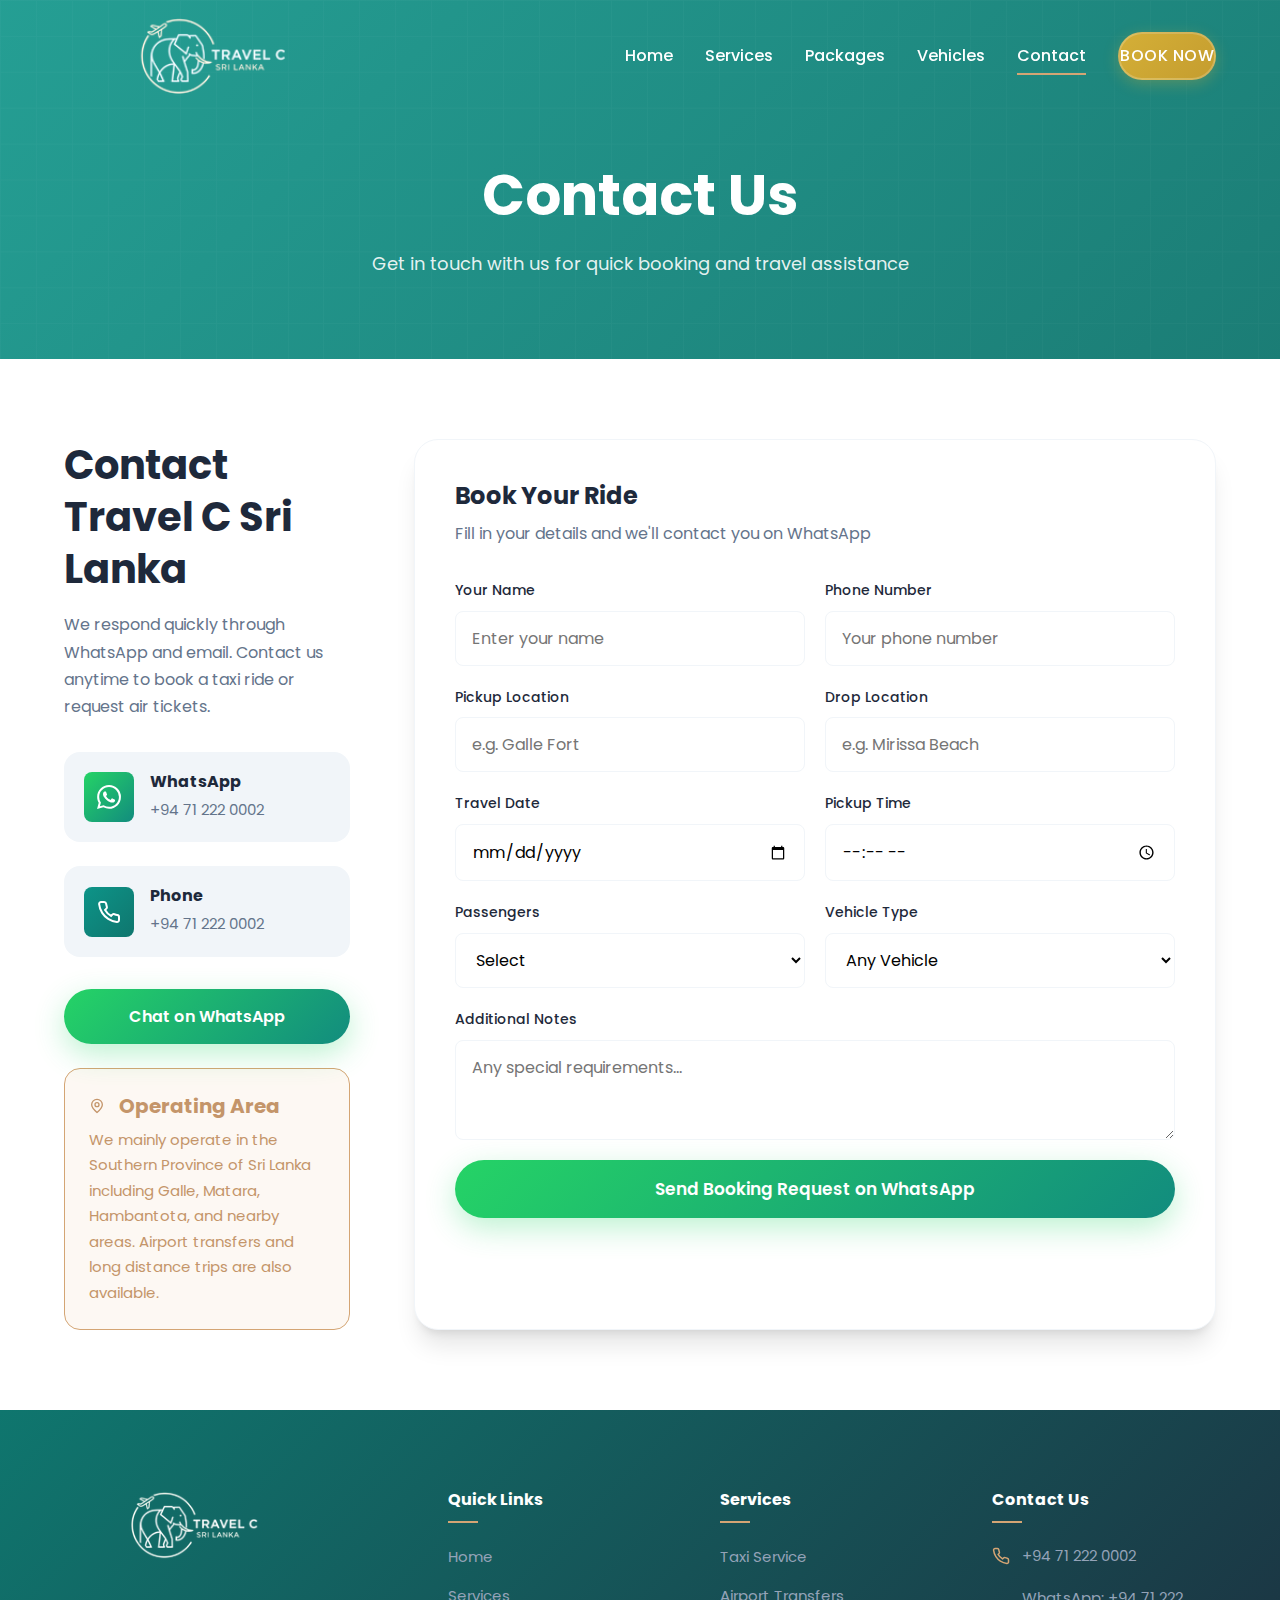
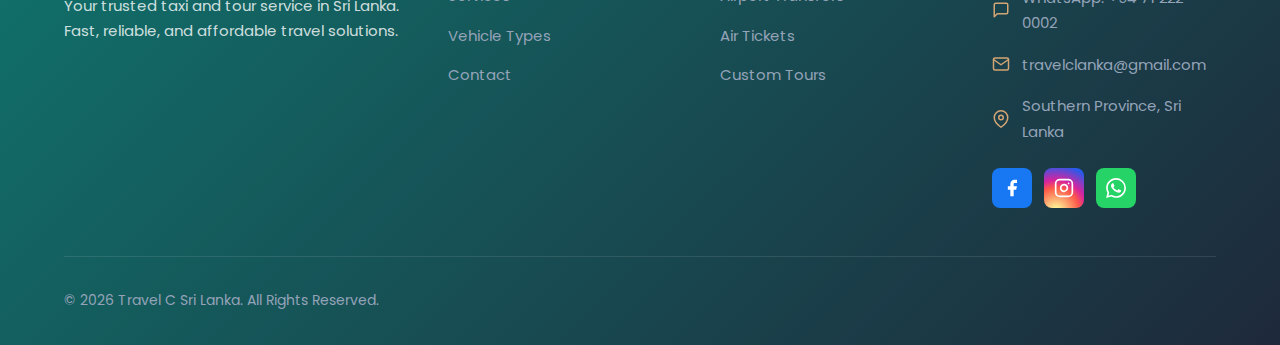
<file: contact.html>
<!DOCTYPE html>
<html lang="en">

<head>
    <meta charset="UTF-8">
    <meta name="viewport" content="width=device-width, initial-scale=1.0">
    <meta name="description"
        content="Contact Travel C Sri Lanka - Book taxi service or request air tickets via WhatsApp.">
    <meta name="keywords"
        content="contact taxi Sri Lanka, WhatsApp booking, travel service contact, taxi Sri Lanka, Sri Lanka taxi service, airport transfer Sri Lanka, airport taxi Colombo, Bandaranaike airport taxi, taxi service Galle, taxi service Matara, taxi Mirissa, taxi Unawatuna, taxi Hikkaduwa, taxi Bentota, taxi Tangalle, taxi Weligama, taxi Hambantota, taxi Ella, taxi Kandy, taxi Nuwara Eliya, taxi Sigiriya, taxi Dambulla, taxi Colombo, taxi Negombo, Southern Province taxi, Southern Sri Lanka transport, private driver Sri Lanka, chauffeur service Sri Lanka, car hire Sri Lanka, vehicle rental Sri Lanka, mini van hire Sri Lanka, KDH van Sri Lanka, tour van Sri Lanka, Sri Lanka tour packages, Sri Lanka round tour, Sri Lanka travel, visit Sri Lanka, Sri Lanka holiday packages, Sri Lanka vacation, Sri Lanka tourism, best tour packages Sri Lanka, cheap tours Sri Lanka, budget travel Sri Lanka, luxury tours Sri Lanka, 5 day tour Sri Lanka, 7 day tour Sri Lanka, 10 day tour Sri Lanka, 12 day tour Sri Lanka, 18 day tour Sri Lanka, Sigiriya tour, Kandy tour, Ella train ride, Nine Arch Bridge tour, Yala safari tour, Udawalawe safari, Minneriya safari, whale watching Mirissa, whale watching Sri Lanka, Galle Fort tour, Dambulla cave temple, Polonnaruwa tour, Anuradhapura tour, Trincomalee beach, Nuwara Eliya tea plantation, Horton Plains tour, Adam's Peak tour, Sri Lanka beach holiday, Sri Lanka cultural tour, Sri Lanka wildlife safari, Sri Lanka hill country tour, airport pickup Sri Lanka, airport drop Sri Lanka, airport transfer Galle, airport transfer Matara, airport transfer Ella, airport transfer Kandy, air tickets Sri Lanka, flight booking Sri Lanka, cheap flights Sri Lanka, travel agent Sri Lanka, WhatsApp taxi booking Sri Lanka, online taxi booking Sri Lanka, reliable taxi Sri Lanka, safe taxi Sri Lanka, comfortable travel Sri Lanka, family tour Sri Lanka, honeymoon tour Sri Lanka, couple tour Sri Lanka, group tour Sri Lanka, adventure tour Sri Lanka, backpacker Sri Lanka, solo travel Sri Lanka, foreign tourist Sri Lanka, tourist transport Sri Lanka, sightseeing Sri Lanka, day trip Sri Lanka, Colombo city tour, Kandy city tour, Galle city tour, Travel C, Travel C Sri Lanka, travelcsrilanka, best taxi service southern Sri Lanka, recommended taxi Sri Lanka, top rated taxi Sri Lanka, Arugam Bay taxi, Pasikudah taxi, Jaffna taxi, Wilpattu safari, Bundala safari, Sinharaja rainforest tour, Pinnawala elephant orphanage, turtle hatchery Sri Lanka, spice garden tour, gem museum Sri Lanka, wood carving Sri Lanka, batik factory Sri Lanka, Sri Lanka food tour, cultural triangle Sri Lanka, ancient cities Sri Lanka, surfing Sri Lanka, diving Sri Lanka, snorkeling Sri Lanka, hiking Sri Lanka, trekking Sri Lanka, camping Sri Lanka, bird watching Sri Lanka, train tours Sri Lanka, scenic train ride Ella, coastal train ride, luxury taxi Sri Lanka, VIP transport Sri Lanka, wedding car hire Sri Lanka, corporate transport Sri Lanka, employee transport Sri Lanka, event transport Sri Lanka, rent a car with driver, private car Sri Lanka, toyota prius taxi, honda shuttle taxi, suzuki wagonr taxi, budget taxi Sri Lanka, cheap taxi Sri Lanka, affordable taxi Sri Lanka, reliable driver Sri Lanka, english speaking driver Sri Lanka, tour guide Sri Lanka, tourist guide Sri Lanka, travel guide Sri Lanka, holiday planner Sri Lanka, trip planner Sri Lanka, itinerary planner Sri Lanka, customized tours Sri Lanka, tailor made tours Sri Lanka, private tours Sri Lanka, small group tours Sri Lanka, large group tours Sri Lanka, family holiday Sri Lanka, couple holiday Sri Lanka, honeymoon packages Sri Lanka, beach vacation Sri Lanka, hill country vacation Sri Lanka, wildlife vacation Sri Lanka, adventure vacation Sri Lanka, cultural vacation Sri Lanka, historical tour Sri Lanka, religious tour Sri Lanka, buddhist tour Sri Lanka, ramayana tour Sri Lanka, hindu tour Sri Lanka, christian tour Sri Lanka, muslim tour Sri Lanka, food and drink Sri Lanka, shopping in Sri Lanka, nightlife in Sri Lanka, spa and wellness Sri Lanka, ayurveda Sri Lanka, yoga retreat Sri Lanka, meditation retreat Sri Lanka, beach resort Sri Lanka, luxury hotel Sri Lanka, boutique hotel Sri Lanka, homestay Sri Lanka, guest house Sri Lanka, hostel Sri Lanka, budget accommodation Sri Lanka, luxury accommodation Sri Lanka, travel insurance Sri Lanka, visa for Sri Lanka, flight tickets to Sri Lanka, airlines to Sri Lanka, cheap air tickets, air ticket agency, travel agency Galle, travel agency Matara, travel agency Colombo, best travel agency Sri Lanka, trusted travel agency Sri Lanka, authorized travel agent Sri Lanka, IATA travel agent, Sri Lanka tourist board approved, safe travel Sri Lanka, secure travel Sri Lanka, 24/7 taxi service, emergency taxi Sri Lanka, late night taxi Sri Lanka, early morning taxi Sri Lanka, punctual taxi Sri Lanka, friendly driver Sri Lanka, clean vehicles Sri Lanka, comfortable vehicles Sri Lanka, air conditioned taxi Sri Lanka, free wifi taxi Sri Lanka, mineral water taxi Sri Lanka, child seat taxi Sri Lanka, wheelchair accessible taxi Sri Lanka, pet friendly taxi Sri Lanka, surf board transport Sri Lanka, luggage transport Sri Lanka, airport meet and greet, airport paging service, colombo airport taxi, mattala airport taxi">

    <!-- Open Graph / Social Media -->
    <meta property="og:title" content="Contact | Travel C Sri Lanka">
    <meta property="og:description"
        content="Contact Travel C Sri Lanka - Book taxi service or request air tickets via WhatsApp.">
    <meta property="og:type" content="website">
    <meta property="og:url" content="https://travelclanka.com/contact.html">
    <meta property="og:image" content="https://travelclanka.com/images/logo.png">
    <meta property="og:locale" content="en_US">

    <link rel="canonical" href="https://travelclanka.com/contact.html">

    <title>Contact | Travel C Sri Lanka</title>
    <link rel="stylesheet" href="styles.css">
    <link rel="icon" href="images/logo.png" type="image/png">
</head>

<body>
    <nav class="navbar">
        <div class="container">
            <a href="index.html" class="logo">
                <img src="images/logo-white.png" alt="Travel C Sri Lanka" class="logo-image logo-image-landing">
                <img src="images/logo.png" alt="Travel C Sri Lanka" class="logo-image logo-image-scrolled">
            </a>
            <ul class="nav-links">
                <li><a href="index.html">Home</a></li>
                <li><a href="services.html">Services</a></li>
                <li><a href="packages.html">Packages</a></li>
                <li><a href="vehicles.html">Vehicles</a></li>
                <li><a href="contact.html" class="active">Contact</a></li>
                <li><a href="https://wa.me/94712220002" target="_blank" class="nav-btn">Book Now</a></li>
            </ul>
            <div class="mobile-nav-toggle"><span></span><span></span><span></span></div>
        </div>
    </nav>

    <section class="page-hero">
        <div class="container">
            <div class="page-hero-content">
                <h1>Contact Us</h1>
                <p>Get in touch with us for quick booking and travel assistance</p>
            </div>
        </div>
    </section>

    <section class="contact-section">
        <div class="container">
            <div class="contact-grid">
                <div class="contact-info">
                    <h2>Contact Travel C Sri Lanka</h2>
                    <p>We respond quickly through WhatsApp and email. Contact us anytime to book a taxi ride or request
                        air tickets.</p>

                    <div class="contact-methods">
                        <a href="https://wa.me/94712220002" target="_blank" class="contact-method whatsapp">
                            <div class="contact-method-icon"><svg width="24" height="24" viewBox="0 0 24 24"
                                    fill="currentColor">
                                    <path
                                        d="M17.472 14.382c-.297-.149-1.758-.867-2.03-.967-.273-.099-.471-.148-.67.15-.197.297-.767.966-.94 1.164-.173.199-.347.223-.644.075-.297-.15-1.255-.463-2.39-1.475-.883-.788-1.48-1.761-1.653-2.059-.173-.297-.018-.458.13-.606.134-.133.298-.347.446-.52.149-.174.198-.298.298-.497.099-.198.05-.371-.025-.52-.075-.149-.669-1.612-.916-2.207-.242-.579-.487-.5-.669-.51-.173-.008-.371-.01-.57-.01-.198 0-.52.074-.792.372-.272.297-1.04 1.016-1.04 2.479 0 1.462 1.065 2.875 1.213 3.074.149.198 2.096 3.2 5.077 4.487.709.306 1.262.489 1.694.625.712.227 1.36.195 1.871.118.571-.085 1.758-.719 2.006-1.413.248-.694.248-1.289.173-1.413-.074-.124-.272-.198-.57-.347m-5.421 7.403h-.004a9.87 9.87 0 01-5.031-1.378l-.361-.214-3.741.982.998-3.648-.235-.374a9.86 9.86 0 01-1.51-5.26c.001-5.45 4.436-9.884 9.888-9.884 2.64 0 5.122 1.03 6.988 2.898a9.825 9.825 0 012.893 6.994c-.003 5.45-4.437 9.884-9.885 9.884m8.413-18.297A11.815 11.815 0 0012.05 0C5.495 0 .16 5.335.157 11.892c0 2.096.547 4.142 1.588 5.945L.057 24l6.305-1.654a11.882 11.882 0 005.683 1.448h.005c6.554 0 11.89-5.335 11.893-11.893a11.821 11.821 0 00-3.48-8.413z" />
                                </svg></div>
                            <div class="contact-method-content">
                                <h4>WhatsApp</h4>
                                <p>+94 71 222 0002</p>
                            </div>
                        </a>
                        <div class="contact-method">
                            <div class="contact-method-icon"><svg width="24" height="24" viewBox="0 0 24 24" fill="none"
                                    stroke="currentColor" stroke-width="2">
                                    <path
                                        d="M22 16.92v3a2 2 0 0 1-2.18 2 19.79 19.79 0 0 1-8.63-3.07 19.5 19.5 0 0 1-6-6 19.79 19.79 0 0 1-3.07-8.67A2 2 0 0 1 4.11 2h3a2 2 0 0 1 2 1.72 12.84 12.84 0 0 0 .7 2.81 2 2 0 0 1-.45 2.11L8.09 9.91a16 16 0 0 0 6 6l1.27-1.27a2 2 0 0 1 2.11-.45 12.84 12.84 0 0 0 2.81.7A2 2 0 0 1 22 16.92z" />
                                </svg></div>
                            <div class="contact-method-content">
                                <h4>Phone</h4>
                                <p>+94 71 222 0002</p>
                            </div>
                        </div>
                    </div>

                    <a href="https://wa.me/94712220002" target="_blank" class="btn btn-whatsapp"
                        style="width: 100%; margin-bottom: 1.5rem;">Chat on WhatsApp</a>

                    <div class="operating-area">
                        <h4><svg width="16" height="16" viewBox="0 0 24 24" fill="none" stroke="currentColor"
                                stroke-width="2" style="vertical-align: -2px; margin-right: 6px;">
                                <circle cx="12" cy="10" r="3" />
                                <path d="M12 21.7C17.3 17 20 13 20 10a8 8 0 1 0-16 0c0 3 2.7 6.9 8 11.7z" />
                            </svg>Operating Area</h4>
                        <p>We mainly operate in the Southern Province of Sri Lanka including Galle, Matara, Hambantota,
                            and nearby areas. Airport transfers and long distance trips are also available.</p>
                    </div>
                </div>

                <div class="contact-form-wrapper">
                    <h3>Book Your Ride</h3>
                    <p>Fill in your details and we'll contact you on WhatsApp</p>

                    <form id="booking-form" class="contact-form">
                        <div class="form-row">
                            <div class="form-group">
                                <label for="name">Your Name</label>
                                <input type="text" id="name" name="name" placeholder="Enter your name" required>
                            </div>
                            <div class="form-group">
                                <label for="phone">Phone Number</label>
                                <input type="tel" id="phone" name="phone" placeholder="Your phone number" required>
                            </div>
                        </div>
                        <div class="form-row">
                            <div class="form-group">
                                <label for="pickup">Pickup Location</label>
                                <input type="text" id="pickup" name="pickup" placeholder="e.g. Galle Fort" required>
                            </div>
                            <div class="form-group">
                                <label for="drop">Drop Location</label>
                                <input type="text" id="drop" name="drop" placeholder="e.g. Mirissa Beach" required>
                            </div>
                        </div>
                        <div class="form-row">
                            <div class="form-group">
                                <label for="date">Travel Date</label>
                                <input type="date" id="date" name="date" required>
                            </div>
                            <div class="form-group">
                                <label for="time">Pickup Time</label>
                                <input type="time" id="time" name="time" required>
                            </div>
                        </div>
                        <div class="form-row">
                            <div class="form-group">
                                <label for="passengers">Passengers</label>
                                <select id="passengers" name="passengers" required>
                                    <option value="">Select</option>
                                    <option value="1">1 Person</option>
                                    <option value="2">2 People</option>
                                    <option value="3">3 People</option>
                                    <option value="4">4 People</option>
                                    <option value="5">5 People</option>
                                    <option value="6+">6+ People</option>
                                </select>
                            </div>
                            <div class="form-group">
                                <label for="vehicle">Vehicle Type</label>
                                <select id="vehicle" name="vehicle">
                                    <option value="Any">Any Vehicle</option>
                                    <option value="Suzuki WagonR">Suzuki WagonR</option>
                                    <option value="Toyota Prius">Toyota Prius</option>
                                    <option value="Toyota KDH Van">Toyota KDH Van</option>
                                    <option value="Honda Shuttle">Honda Shuttle</option>
                                </select>
                            </div>
                        </div>
                        <div class="form-group">
                            <label for="notes">Additional Notes</label>
                            <textarea id="notes" name="notes" placeholder="Any special requirements..."></textarea>
                        </div>
                        <button type="submit" class="btn btn-whatsapp">Send Booking Request on WhatsApp</button>
                    </form>
                </div>
            </div>
        </div>
    </section>

    <footer class="footer">
        <div class="container">
            <div class="footer-grid">
                <div class="footer-brand">
                    <a href="index.html" class="logo"><img src="images/logo-white.png" alt="Travel C Sri Lanka"
                            class="logo-image"></a>
                    <p>Your trusted taxi and tour service in Sri Lanka. Fast, reliable, and
                        affordable travel solutions.</p>
                </div>
                <div class="footer-column">
                    <h4 data-i18n="footer_quick">Quick Links</h4>
                    <ul class="footer-links">
                        <li><a href="index.html" data-i18n="nav_home">Home</a></li>
                        <li><a href="services.html" data-i18n="nav_services">Services</a></li>
                        <li><a href="vehicles.html" data-i18n="nav_vehicles">Vehicle Types</a></li>
                        <li><a href="contact.html" data-i18n="nav_contact">Contact</a></li>
                    </ul>
                </div>
                <div class="footer-column">
                    <h4 data-i18n="footer_serv">Services</h4>
                    <ul class="footer-links">
                        <li><a href="services.html" data-i18n="serv_taxi_title">Taxi Service</a></li>
                        <li><a href="services.html" data-i18n="why_airport_title">Airport Transfers</a></li>
                        <li><a href="services.html" data-i18n="serv_air_title">Air Tickets</a></li>
                        <li><a href="services.html" data-i18n="serv_custom_tours">Custom Tours</a></li>
                    </ul>
                </div>
                <div class="footer-column">
                    <h4 data-i18n="footer_contact">Contact Us</h4>
                    <div class="footer-contact-item">
                        <svg width="18" height="18" viewBox="0 0 24 24" fill="none" stroke="var(--gold-primary)"
                            stroke-width="2" stroke-linecap="round" stroke-linejoin="round">
                            <path
                                d="M22 16.92v3a2 2 0 0 1-2.18 2 19.79 19.79 0 0 1-8.63-3.07 19.5 19.5 0 0 1-6-6 19.79 19.79 0 0 1-3.07-8.67A2 2 0 0 1 4.11 2h3a2 2 0 0 1 2 1.72 12.84 12.84 0 0 0 .7 2.81 2 2 0 0 1-.45 2.11L8.09 9.91a16 16 0 0 0 6 6l1.27-1.27a2 2 0 0 1 2.11-.45 12.84 12.84 0 0 0 2.81.7A2 2 0 0 1 22 16.92z" />
                        </svg>
                        <span>+94 71 222 0002</span>
                    </div>
                    <div class="footer-contact-item">
                        <svg width="18" height="18" viewBox="0 0 24 24" fill="none" stroke="var(--gold-primary)"
                            stroke-width="2" stroke-linecap="round" stroke-linejoin="round">
                            <path d="M21 15a2 2 0 0 1-2 2H7l-4 4V5a2 2 0 0 1 2-2h14a2 2 0 0 1 2 2z" />
                        </svg>
                        <a href="https://wa.me/94712220002" target="_blank" class="hover-link">WhatsApp: +94 71 222
                            0002</a>
                    </div>
                    <div class="footer-contact-item">
                        <svg width="18" height="18" viewBox="0 0 24 24" fill="none" stroke="var(--gold-primary)"
                            stroke-width="2" stroke-linecap="round" stroke-linejoin="round">
                            <path d="M4 4h16c1.1 0 2 .9 2 2v12c0 1.1-.9 2-2 2H4c-1.1 0-2-.9-2-2V6c0-1.1.9-2 2-2z">
                            </path>
                            <polyline points="22,6 12,13 2,6"></polyline>
                        </svg>
                        <a href="mailto:travelclanka@gmail.com" class="hover-link">travelclanka@gmail.com</a>
                    </div>
                    <div class="footer-contact-item">
                        <svg width="18" height="18" viewBox="0 0 24 24" fill="none" stroke="var(--gold-primary)"
                            stroke-width="2" stroke-linecap="round" stroke-linejoin="round">
                            <path d="M21 10c0 7-9 13-9 13s-9-6-9-13a9 9 0 0 1 18 0z"></path>
                            <circle cx="12" cy="10" r="3"></circle>
                        </svg>
                        <span>Southern Province, Sri Lanka</span>
                    </div>

                    <div class="footer-social">
                        <a href="https://www.facebook.com/TravelCLanka" target="_blank" aria-label="Facebook"
                            class="footer-social-fb">
                            <svg xmlns="http://www.w3.org/2000/svg" width="20" height="20" viewBox="0 0 24 24"
                                fill="currentColor" stroke="none">
                                <path d="M18 2h-3a5 5 0 0 0-5 5v3H7v4h3v8h4v-8h3l1-4h-4V7a1 1 0 0 1 1-1h3z"></path>
                            </svg>
                        </a>
                        <a href="https://www.instagram.com/travelclanka/" target="_blank" aria-label="Instagram"
                            class="footer-social-insta">
                            <svg xmlns="http://www.w3.org/2000/svg" width="20" height="20" viewBox="0 0 24 24"
                                fill="none" stroke="currentColor" stroke-width="2" stroke-linecap="round"
                                stroke-linejoin="round">
                                <rect x="2" y="2" width="20" height="20" rx="5" ry="5"></rect>
                                <path d="M16 11.37A4 4 0 1 1 12.63 8 4 4 0 0 1 16 11.37z"></path>
                                <line x1="17.5" y1="6.5" x2="17.51" y2="6.5"></line>
                            </svg>
                        </a>
                        <a href="https://wa.me/94712220002" target="_blank" aria-label="WhatsApp"
                            class="footer-social-wa">
                            <svg xmlns="http://www.w3.org/2000/svg" width="20" height="20" viewBox="0 0 24 24"
                                fill="currentColor" stroke="none">
                                <path
                                    d="M17.472 14.382c-.297-.149-1.758-.867-2.03-.967-.273-.099-.471-.148-.67.15-.197.297-.767.966-.94 1.164-.173.199-.347.223-.644.075-.297-.15-1.255-.463-2.39-1.475-.883-.788-1.48-1.761-1.653-2.059-.173-.297-.018-.458.13-.606.134-.133.298-.347.446-.52.149-.174.198-.298.298-.497.099-.198.05-.371-.025-.52-.075-.149-.669-1.612-.916-2.207-.242-.579-.487-.5-.669-.51-.173-.008-.371-.01-.57-.01-.198 0-.52.074-.792.372-.272.297-1.04 1.016-1.04 2.479 0 1.462 1.065 2.875 1.213 3.074.149.198 2.096 3.2 5.077 4.487.709.306 1.262.489 1.694.625.712.227 1.36.195 1.871.118.571-.085 1.758-.719 2.006-1.413.248-.694.248-1.289.173-1.413-.074-.124-.272-.198-.57-.347m-5.421 7.403h-.004a9.87 9.87 0 01-5.031-1.378l-.361-.214-3.741.982.998-3.648-.235-.374a9.86 9.86 0 01-1.51-5.26c.001-5.45 4.436-9.884 9.888-9.884 2.64 0 5.122 1.03 6.988 2.898a9.825 9.825 0 012.893 6.994c-.003 5.45-4.437 9.884-9.885 9.884m8.413-18.297A11.815 11.815 0 0012.05 0C5.495 0 .16 5.335.157 11.892c0 2.096.547 4.142 1.588 5.945L.057 24l6.305-1.654a11.882 11.882 0 005.683 1.448h.005c6.554 0 11.89-5.335 11.893-11.893a11.821 11.821 0 00-3.48-8.413z" />
                            </svg>
                        </a>
                    </div>
                </div>
            </div>
            <div class="footer-bottom">
                <p>&copy; 2026 Travel C Sri Lanka. All Rights Reserved.</p>
            </div>
        </div>
    </footer>
    <script src="script.js"></script>
</body>

</html>
</file>
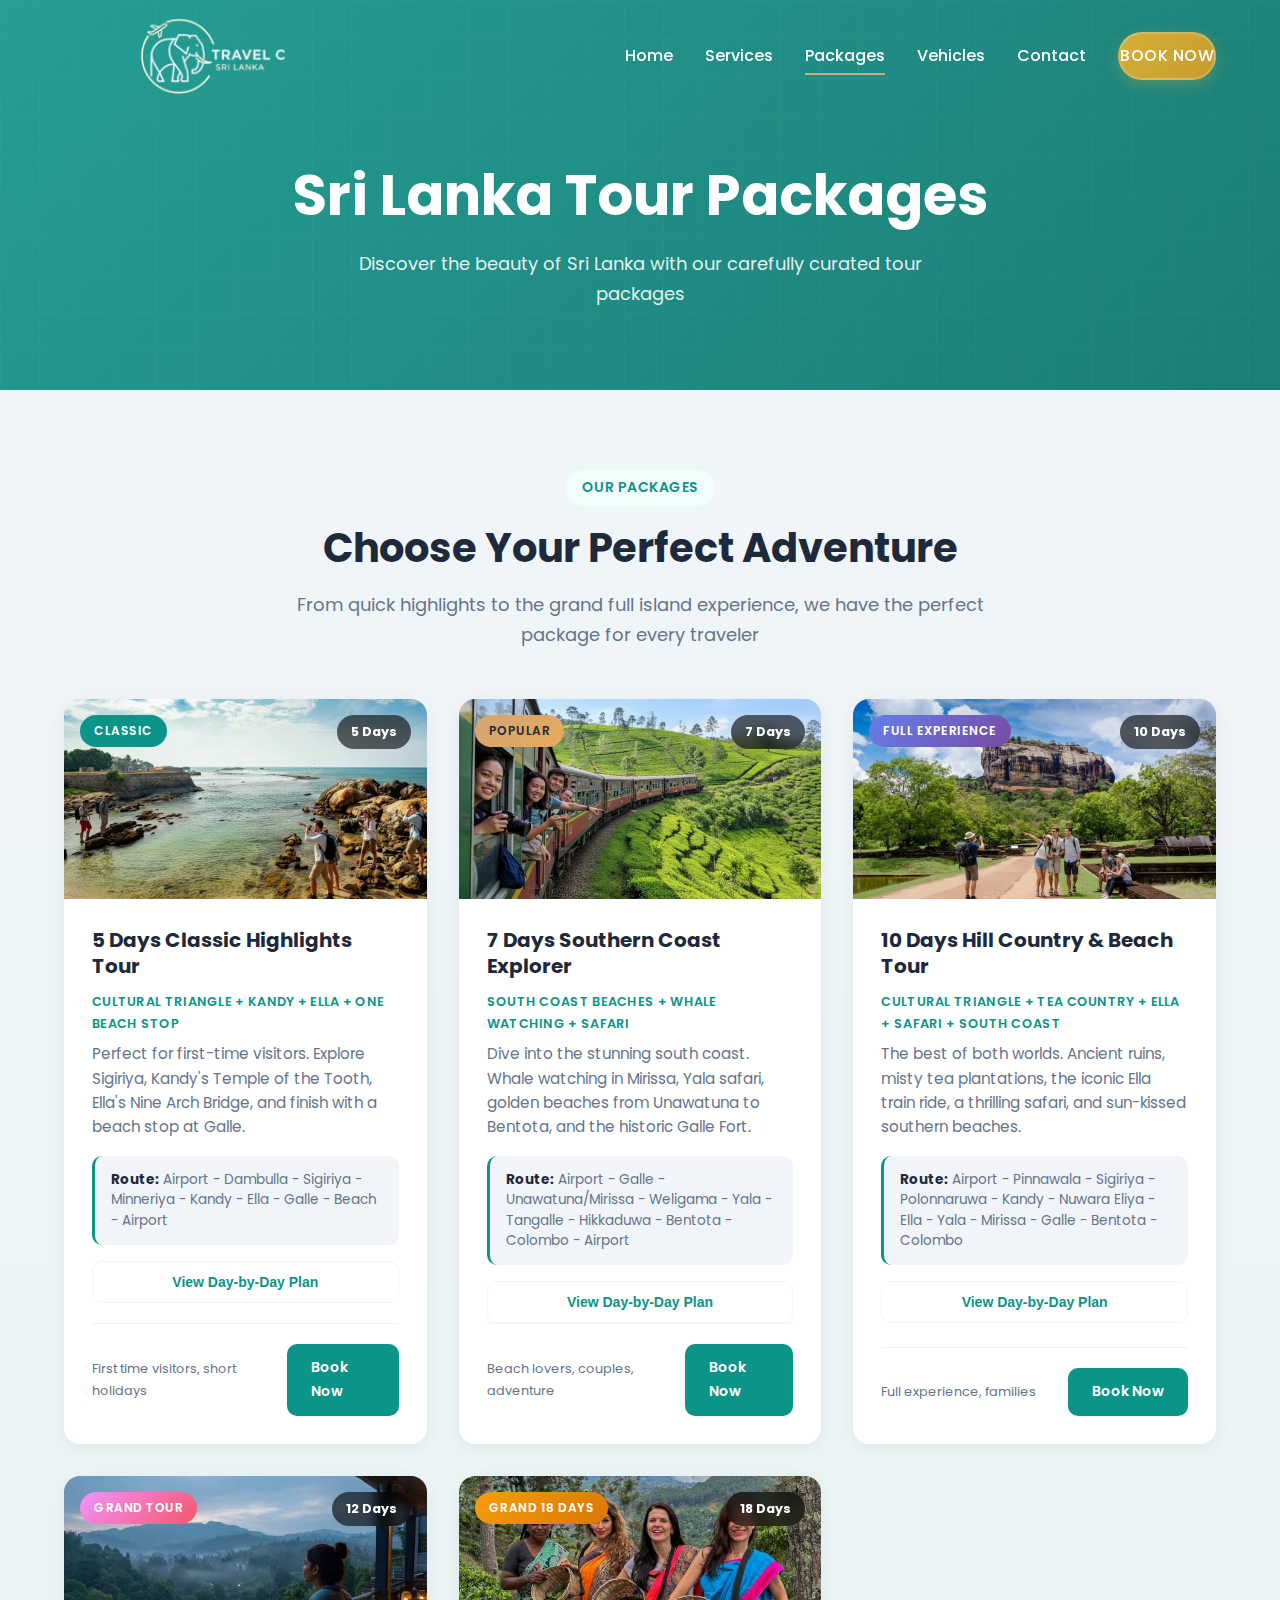
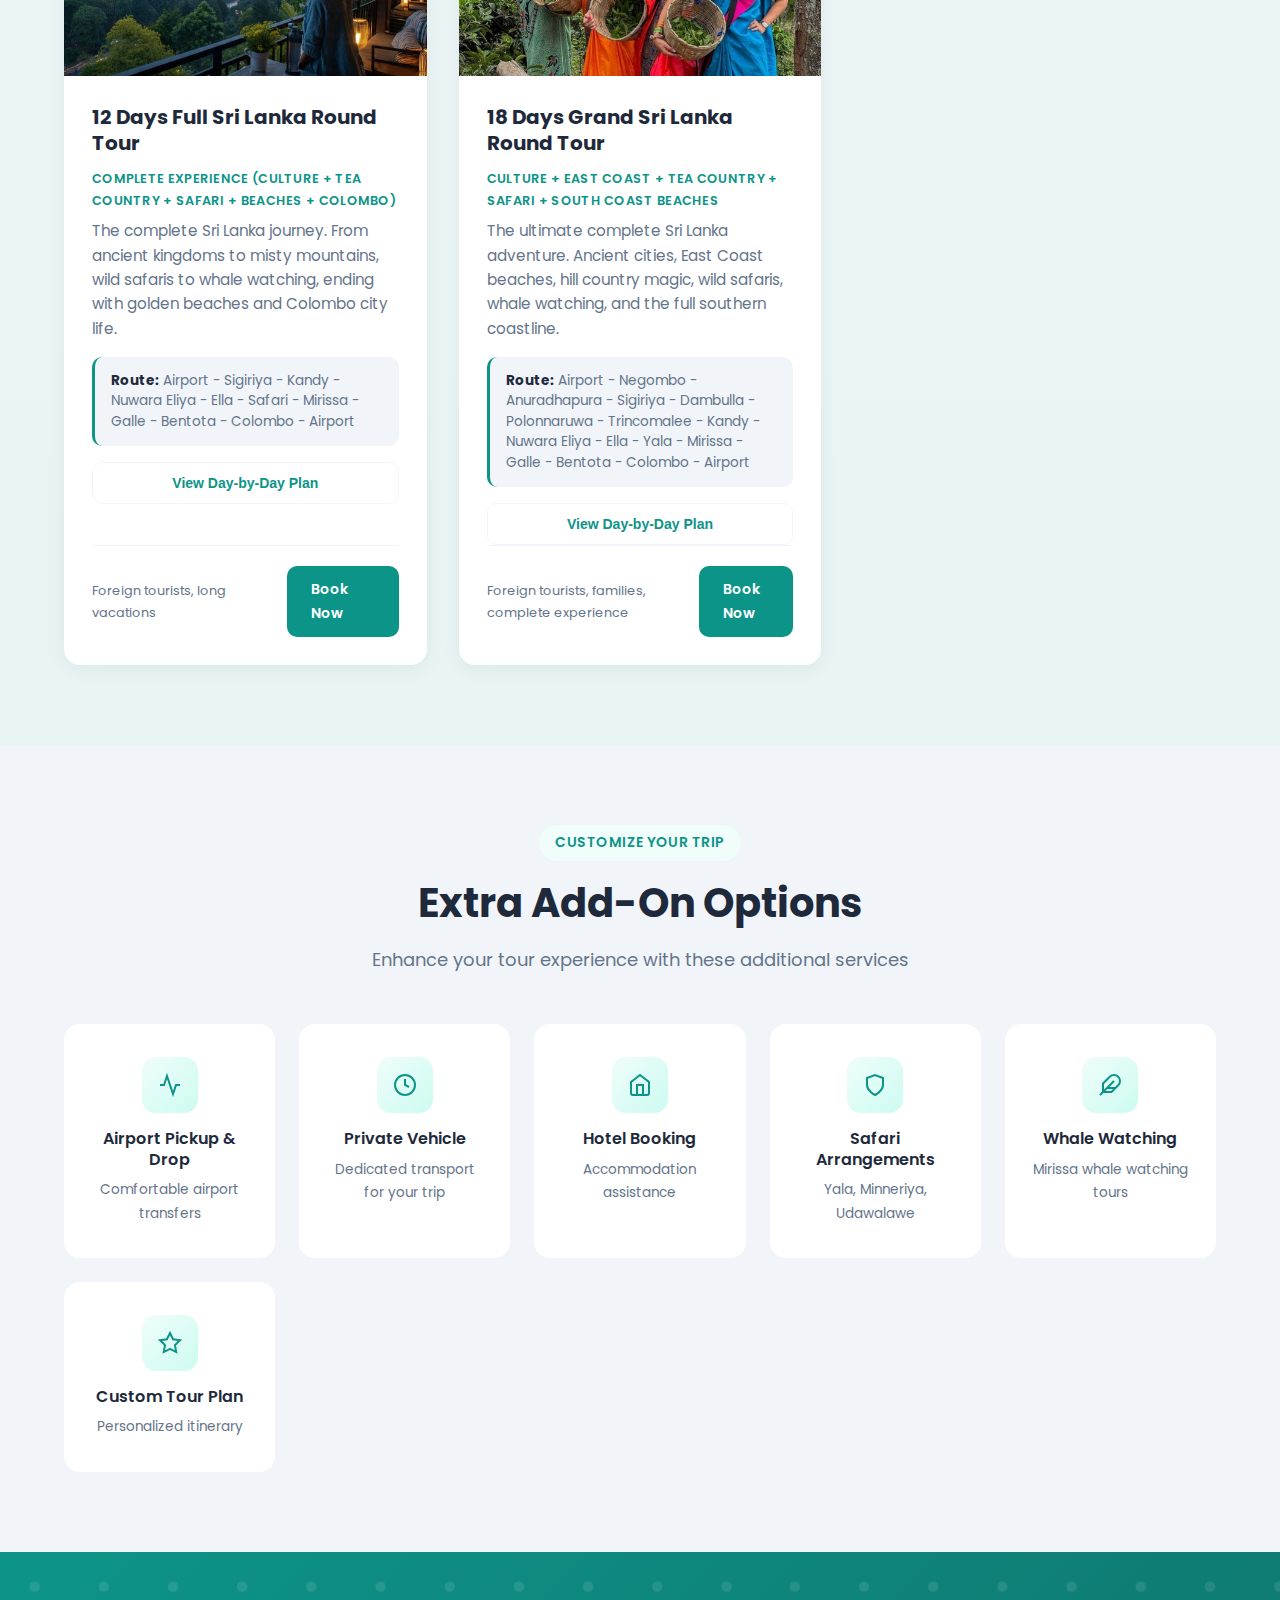
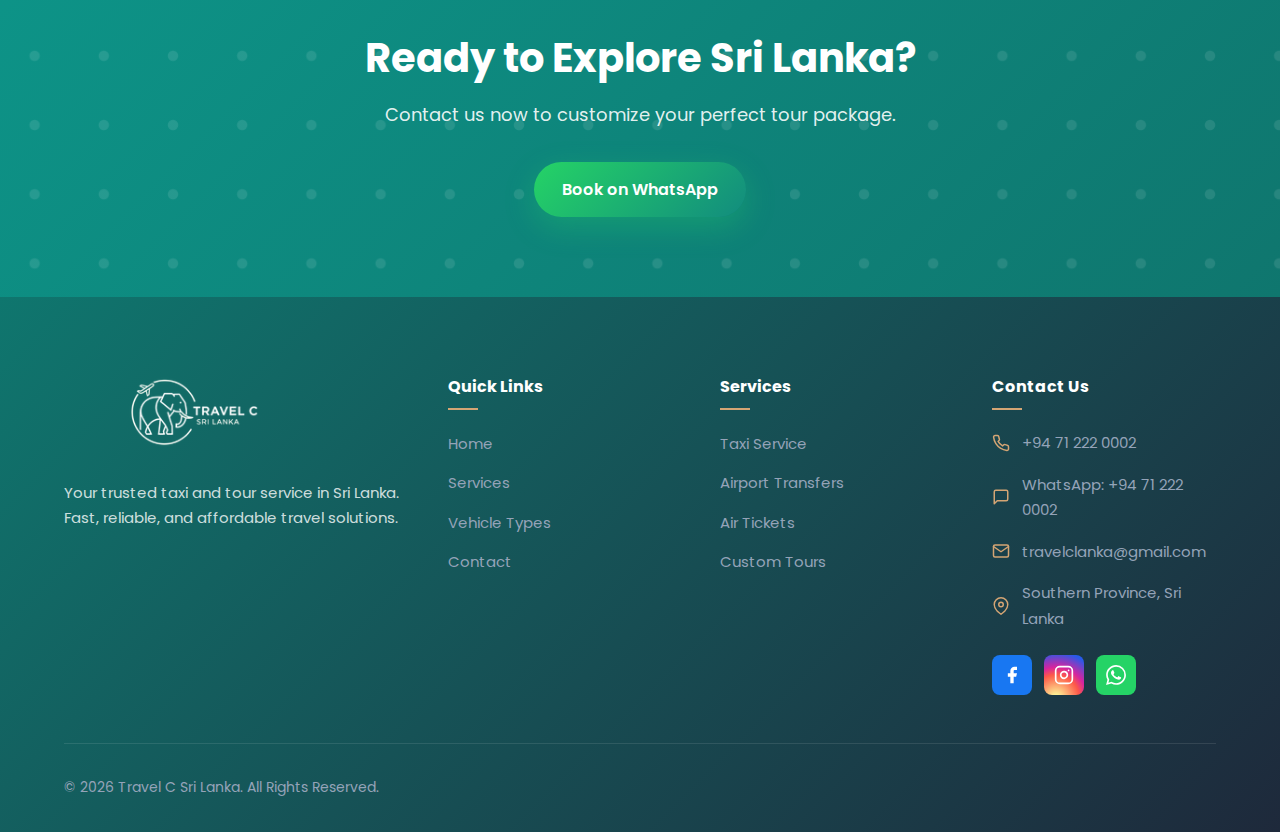
<file: packages.html>
<!DOCTYPE html>
<html lang="en">

<head>
    <meta charset="UTF-8">
    <meta name="viewport" content="width=device-width, initial-scale=1.0">
    <meta name="description"
        content="Travel C Sri Lanka Tour Packages - 5 Days Classic, 7 Days Southern Coast, 10 Days Hill Country, 12 Days Full Round Tour, 18 Days Grand Tour.">
    <meta name="keywords"
        content="Sri Lanka tour packages, Southern Coast tour, Hill Country tour, Round trip Sri Lanka, luxury tour packages, Sigiriya, Ella, Kandy, taxi Sri Lanka, Sri Lanka taxi service, airport transfer Sri Lanka, airport taxi Colombo, Bandaranaike airport taxi, taxi service Galle, taxi service Matara, taxi Mirissa, taxi Unawatuna, taxi Hikkaduwa, taxi Bentota, taxi Tangalle, taxi Weligama, taxi Hambantota, taxi Ella, taxi Kandy, taxi Nuwara Eliya, taxi Sigiriya, taxi Dambulla, taxi Colombo, taxi Negombo, Southern Province taxi, Southern Sri Lanka transport, private driver Sri Lanka, chauffeur service Sri Lanka, car hire Sri Lanka, vehicle rental Sri Lanka, mini van hire Sri Lanka, KDH van Sri Lanka, tour van Sri Lanka, Sri Lanka round tour, Sri Lanka travel, visit Sri Lanka, Sri Lanka holiday packages, Sri Lanka vacation, Sri Lanka tourism, best tour packages Sri Lanka, cheap tours Sri Lanka, budget travel Sri Lanka, luxury tours Sri Lanka, 5 day tour Sri Lanka, 7 day tour Sri Lanka, 10 day tour Sri Lanka, 12 day tour Sri Lanka, 18 day tour Sri Lanka, Sigiriya tour, Kandy tour, Ella train ride, Nine Arch Bridge tour, Yala safari tour, Udawalawe safari, Minneriya safari, whale watching Mirissa, whale watching Sri Lanka, Galle Fort tour, Dambulla cave temple, Polonnaruwa tour, Anuradhapura tour, Trincomalee beach, Nuwara Eliya tea plantation, Horton Plains tour, Adam's Peak tour, Sri Lanka beach holiday, Sri Lanka cultural tour, Sri Lanka wildlife safari, Sri Lanka hill country tour, airport pickup Sri Lanka, airport drop Sri Lanka, airport transfer Galle, airport transfer Matara, airport transfer Ella, airport transfer Kandy, air tickets Sri Lanka, flight booking Sri Lanka, cheap flights Sri Lanka, travel agent Sri Lanka, WhatsApp taxi booking Sri Lanka, online taxi booking Sri Lanka, reliable taxi Sri Lanka, safe taxi Sri Lanka, comfortable travel Sri Lanka, family tour Sri Lanka, honeymoon tour Sri Lanka, couple tour Sri Lanka, group tour Sri Lanka, adventure tour Sri Lanka, backpacker Sri Lanka, solo travel Sri Lanka, foreign tourist Sri Lanka, tourist transport Sri Lanka, sightseeing Sri Lanka, day trip Sri Lanka, Colombo city tour, Kandy city tour, Galle city tour, Travel C, Travel C Sri Lanka, travelcsrilanka, best taxi service southern Sri Lanka, recommended taxi Sri Lanka, top rated taxi Sri Lanka, Arugam Bay taxi, Pasikudah taxi, Jaffna taxi, Wilpattu safari, Bundala safari, Sinharaja rainforest tour, Pinnawala elephant orphanage, turtle hatchery Sri Lanka, spice garden tour, gem museum Sri Lanka, wood carving Sri Lanka, batik factory Sri Lanka, Sri Lanka food tour, cultural triangle Sri Lanka, ancient cities Sri Lanka, surfing Sri Lanka, diving Sri Lanka, snorkeling Sri Lanka, hiking Sri Lanka, trekking Sri Lanka, camping Sri Lanka, bird watching Sri Lanka, train tours Sri Lanka, scenic train ride Ella, coastal train ride, luxury taxi Sri Lanka, VIP transport Sri Lanka, wedding car hire Sri Lanka, corporate transport Sri Lanka, employee transport Sri Lanka, event transport Sri Lanka, rent a car with driver, private car Sri Lanka, toyota prius taxi, honda shuttle taxi, suzuki wagonr taxi, budget taxi Sri Lanka, cheap taxi Sri Lanka, affordable taxi Sri Lanka, reliable driver Sri Lanka, english speaking driver Sri Lanka, tour guide Sri Lanka, tourist guide Sri Lanka, travel guide Sri Lanka, holiday planner Sri Lanka, trip planner Sri Lanka, itinerary planner Sri Lanka, customized tours Sri Lanka, tailor made tours Sri Lanka, private tours Sri Lanka, small group tours Sri Lanka, large group tours Sri Lanka, family holiday Sri Lanka, couple holiday Sri Lanka, honeymoon packages Sri Lanka, beach vacation Sri Lanka, hill country vacation Sri Lanka, wildlife vacation Sri Lanka, adventure vacation Sri Lanka, cultural vacation Sri Lanka, historical tour Sri Lanka, religious tour Sri Lanka, buddhist tour Sri Lanka, ramayana tour Sri Lanka, hindu tour Sri Lanka, christian tour Sri Lanka, muslim tour Sri Lanka, food and drink Sri Lanka, shopping in Sri Lanka, nightlife in Sri Lanka, spa and wellness Sri Lanka, ayurveda Sri Lanka, yoga retreat Sri Lanka, meditation retreat Sri Lanka, beach resort Sri Lanka, luxury hotel Sri Lanka, boutique hotel Sri Lanka, homestay Sri Lanka, guest house Sri Lanka, hostel Sri Lanka, budget accommodation Sri Lanka, luxury accommodation Sri Lanka, travel insurance Sri Lanka, visa for Sri Lanka, flight tickets to Sri Lanka, airlines to Sri Lanka, cheap air tickets, air ticket agency, travel agency Galle, travel agency Matara, travel agency Colombo, best travel agency Sri Lanka, trusted travel agency Sri Lanka, authorized travel agent Sri Lanka, IATA travel agent, Sri Lanka tourist board approved, safe travel Sri Lanka, secure travel Sri Lanka, 24/7 taxi service, emergency taxi Sri Lanka, late night taxi Sri Lanka, early morning taxi Sri Lanka, punctual taxi Sri Lanka, friendly driver Sri Lanka, clean vehicles Sri Lanka, comfortable vehicles Sri Lanka, air conditioned taxi Sri Lanka, free wifi taxi Sri Lanka, mineral water taxi Sri Lanka, child seat taxi Sri Lanka, wheelchair accessible taxi Sri Lanka, pet friendly taxi Sri Lanka, surf board transport Sri Lanka, luggage transport Sri Lanka, airport meet and greet, airport paging service, colombo airport taxi, mattala airport taxi">

    <!-- Open Graph / Social Media -->
    <meta property="og:title" content="Tour Packages | Travel C Sri Lanka">
    <meta property="og:description"
        content="Travel C Sri Lanka Tour Packages - 5 Days Classic, 7 Days Southern Coast, 10 Days Hill Country, 12 Days Full Round Tour, 18 Days Grand Tour.">
    <meta property="og:type" content="website">
    <meta property="og:url" content="https://travelclanka.com/packages.html">
    <meta property="og:image" content="https://travelclanka.com/images/logo.png">
    <meta property="og:locale" content="en_US">

    <link rel="canonical" href="https://travelclanka.com/packages.html">

    <title>Tour Packages | Travel C Sri Lanka</title>
    <link rel="stylesheet" href="styles.css">
    <link rel="icon" href="images/logo.png" type="image/png">
</head>

<body>
    <nav class="navbar">
        <div class="container">
            <a href="index.html" class="logo">
                <img src="images/logo-white.png" alt="Travel C Sri Lanka" class="logo-image logo-image-landing">
                <img src="images/logo.png" alt="Travel C Sri Lanka" class="logo-image logo-image-scrolled">
            </a>
            <ul class="nav-links">
                <li><a href="index.html">Home</a></li>
                <li><a href="services.html">Services</a></li>
                <li><a href="packages.html" class="active">Packages</a></li>
                <li><a href="vehicles.html">Vehicles</a></li>
                <li><a href="contact.html">Contact</a></li>
                <li><a href="https://wa.me/94712220002" target="_blank" class="nav-btn">Book Now</a></li>
            </ul>
            <div class="mobile-nav-toggle"><span></span><span></span><span></span></div>
        </div>
    </nav>

    <section class="page-hero">
        <div class="container">
            <div class="page-hero-content">
                <h1>Sri Lanka Tour Packages</h1>
                <p>Discover the beauty of Sri Lanka with our carefully curated tour packages</p>
            </div>
        </div>
    </section>

    <!-- Tour Packages Section -->
    <section class="packages-section">
        <div class="container">
            <div class="section-header">
                <span class="section-badge">Our Packages</span>
                <h2>Choose Your Perfect Adventure</h2>
                <p>From quick highlights to the grand full island experience, we have the perfect package for every
                    traveler</p>
            </div>

            <!-- Package Cards Grid -->
            <div class="package-grid">

                <!-- Package 01 -->
                <article class="pkg-card">
                    <div class="pkg-image">
                        <img src="images/package-1.jpg" alt="5 Days Classic Highlights Tour">
                        <span class="pkg-tag">Classic</span>
                        <span class="pkg-days">5 Days</span>
                    </div>
                    <div class="pkg-body">
                        <h3 class="pkg-title">5 Days Classic Highlights Tour</h3>
                        <p class="pkg-focus">Cultural Triangle + Kandy + Ella + One Beach Stop</p>
                        <p class="pkg-desc">Perfect for first-time visitors. Explore Sigiriya, Kandy's Temple of the
                            Tooth, Ella's Nine Arch Bridge, and finish with a beach stop at Galle.</p>

                        <div class="pkg-route">
                            <strong>Route:</strong> Airport - Dambulla - Sigiriya - Minneriya - Kandy - Ella - Galle -
                            Beach - Airport
                        </div>

                        <button class="pkg-toggle" onclick="toggleItinerary(this)">View Day-by-Day Plan</button>

                        <div class="pkg-itinerary">
                            <div class="pkg-day"><span>Day 1</span>Airport - Dambulla Cave Temple - Sigiriya (Overnight
                                Sigiriya)</div>
                            <div class="pkg-day"><span>Day 2</span>Sigiriya Rock Fortress - Minneriya or Kaudulla Jeep
                                Safari (Overnight Sigiriya)</div>
                            <div class="pkg-day"><span>Day 3</span>Sigiriya - Matale Spice Garden - Kandy Lake Walk -
                                Temple of the Tooth (Overnight Kandy)</div>
                            <div class="pkg-day"><span>Day 4</span>Kandy - Ella (Train or Car) - Nine Arch Bridge -
                                Little Adam's Peak (Overnight Ella)</div>
                            <div class="pkg-day"><span>Day 5</span>Ella - Galle Fort (Short Visit) - Beach time
                                Unawatuna or Mirissa - Airport / Colombo Drop</div>
                        </div>

                        <div class="pkg-footer">
                            <div class="pkg-meta">
                                <span class="pkg-type">First time visitors, short holidays</span>
                            </div>
                            <a href="https://wa.me/94712220002?text=Hello%20Travel%20C%2C%20I%20am%20interested%20in%20Package%2001%3A%205%20Days%20Classic%20Highlights%20Tour.%0ATravel%20Date%3A%0ANumber%20of%20Travelers%3A"
                                target="_blank" class="pkg-btn">Book Now</a>
                        </div>
                    </div>
                </article>

                <!-- Package 02 -->
                <article class="pkg-card">
                    <div class="pkg-image">
                        <img src="images/package-2.jpg" alt="7 Days Southern Coast Explorer">
                        <span class="pkg-tag pkg-tag-gold">Popular</span>
                        <span class="pkg-days">7 Days</span>
                    </div>
                    <div class="pkg-body">
                        <h3 class="pkg-title">7 Days Southern Coast Explorer</h3>
                        <p class="pkg-focus">South Coast Beaches + Whale Watching + Safari</p>
                        <p class="pkg-desc">Dive into the stunning south coast. Whale watching in Mirissa, Yala safari,
                            golden beaches from Unawatuna to Bentota, and the historic Galle Fort.</p>

                        <div class="pkg-route">
                            <strong>Route:</strong> Airport - Galle - Unawatuna/Mirissa - Weligama - Yala - Tangalle -
                            Hikkaduwa - Bentota - Colombo - Airport
                        </div>

                        <button class="pkg-toggle" onclick="toggleItinerary(this)">View Day-by-Day Plan</button>

                        <div class="pkg-itinerary">
                            <div class="pkg-day"><span>Day 1</span>Airport / Colombo - Galle Fort Walking Tour -
                                Unawatuna or Mirissa (Overnight)</div>
                            <div class="pkg-day"><span>Day 2</span>Mirissa Whale Watching Cruise - Coconut Tree Hill
                                Viewpoint (Overnight Mirissa)</div>
                            <div class="pkg-day"><span>Day 3</span>Day Trip to Hiriketiya or Weligama (Surfing + Beach
                                Chill) (Overnight Mirissa)</div>
                            <div class="pkg-day"><span>Day 4</span>Mirissa - Yala National Park - Evening Safari
                                (Overnight Yala / Tissamaharama)</div>
                            <div class="pkg-day"><span>Day 5</span>Yala - Tangalle Beach Stop - Hikkaduwa Stop - Bentota
                                (Overnight Bentota)</div>
                            <div class="pkg-day"><span>Day 6</span>Bentota River Safari - Water Sports / Relax Bentota
                                Beach (Overnight Bentota)</div>
                            <div class="pkg-day"><span>Day 7</span>Bentota - Colombo City Tour - Airport Drop</div>
                        </div>

                        <div class="pkg-footer">
                            <div class="pkg-meta">
                                <span class="pkg-type">Beach lovers, couples, adventure</span>
                            </div>
                            <a href="https://wa.me/94712220002?text=Hello%20Travel%20C%2C%20I%20am%20interested%20in%20Package%2002%3A%207%20Days%20Southern%20Coast%20Explorer.%0ATravel%20Date%3A%0ANumber%20of%20Travelers%3A"
                                target="_blank" class="pkg-btn">Book Now</a>
                        </div>
                    </div>
                </article>

                <!-- Package 03 -->
                <article class="pkg-card">
                    <div class="pkg-image">
                        <img src="images/package-3.jpg" alt="10 Days Hill Country & Beach Tour">
                        <span class="pkg-tag pkg-tag-premium">Full Experience</span>
                        <span class="pkg-days">10 Days</span>
                    </div>
                    <div class="pkg-body">
                        <h3 class="pkg-title">10 Days Hill Country & Beach Tour</h3>
                        <p class="pkg-focus">Cultural Triangle + Tea Country + Ella + Safari + South Coast</p>
                        <p class="pkg-desc">The best of both worlds. Ancient ruins, misty tea plantations, the iconic
                            Ella train ride, a thrilling safari, and sun-kissed southern beaches.</p>

                        <div class="pkg-route">
                            <strong>Route:</strong> Airport - Pinnawala - Sigiriya - Polonnaruwa - Kandy - Nuwara Eliya
                            - Ella - Yala - Mirissa - Galle - Bentota - Colombo
                        </div>

                        <button class="pkg-toggle" onclick="toggleItinerary(this)">View Day-by-Day Plan</button>

                        <div class="pkg-itinerary">
                            <div class="pkg-day"><span>Day 1</span>Airport - Pinnawala (Optional Stop) - Sigiriya -
                                Dambulla Cave Temple (Overnight Sigiriya)</div>
                            <div class="pkg-day"><span>Day 2</span>Polonnaruwa Ancient City Tour - Evening Safari
                                Minneriya / Kaudulla (Overnight Sigiriya)</div>
                            <div class="pkg-day"><span>Day 3</span>Sigiriya Rock Fortress Climb - Travel to Kandy -
                                Temple of the Tooth + City Walk (Overnight Kandy)</div>
                            <div class="pkg-day"><span>Day 4</span>Kandy - Tea Factory Visit - Ramboda Falls - Nuwara
                                Eliya - Gregory Lake (Overnight Nuwara Eliya)</div>
                            <div class="pkg-day"><span>Day 5</span>Nuwara Eliya City Tour - Lover's Leap Waterfall -
                                Viewpoints (Overnight Nuwara Eliya)</div>
                            <div class="pkg-day"><span>Day 6</span>Nuwara Eliya - Ella (Train or Car) - Nine Arch Bridge
                                - Little Adam's Peak (Overnight Ella)</div>
                            <div class="pkg-day"><span>Day 7</span>Ella - Yala National Park - Evening Safari (Overnight
                                Yala / Tissamaharama)</div>
                            <div class="pkg-day"><span>Day 8</span>Yala - Tangalle Beach Stop - Mirissa Sunset Beach
                                (Overnight Mirissa)</div>
                            <div class="pkg-day"><span>Day 9</span>Mirissa Whale Watching - Galle Fort Tour - Bentota
                                (Overnight Bentota)</div>
                            <div class="pkg-day"><span>Day 10</span>Bentota - Colombo City Tour + Shopping - Airport
                                Drop</div>
                        </div>

                        <div class="pkg-footer">
                            <div class="pkg-meta">
                                <span class="pkg-type">Full experience, families</span>
                            </div>
                            <a href="https://wa.me/94712220002?text=Hello%20Travel%20C%2C%20I%20am%20interested%20in%20Package%2003%3A%2010%20Days%20Hill%20Country%20%26%20Beach%20Tour.%0ATravel%20Date%3A%0ANumber%20of%20Travelers%3A"
                                target="_blank" class="pkg-btn">Book Now</a>
                        </div>
                    </div>
                </article>

                <!-- Package 04 -->
                <article class="pkg-card">
                    <div class="pkg-image">
                        <img src="images/package-4.jpg" alt="12 Days Full Sri Lanka Round Tour">
                        <span class="pkg-tag pkg-tag-luxury">Grand Tour</span>
                        <span class="pkg-days">12 Days</span>
                    </div>
                    <div class="pkg-body">
                        <h3 class="pkg-title">12 Days Full Sri Lanka Round Tour</h3>
                        <p class="pkg-focus">Complete Experience (Culture + Tea Country + Safari + Beaches + Colombo)
                        </p>
                        <p class="pkg-desc">The complete Sri Lanka journey. From ancient kingdoms to misty mountains,
                            wild safaris to whale watching, ending with golden beaches and Colombo city life.</p>

                        <div class="pkg-route">
                            <strong>Route:</strong> Airport - Sigiriya - Kandy - Nuwara Eliya - Ella - Safari - Mirissa
                            - Galle - Bentota - Colombo - Airport
                        </div>

                        <button class="pkg-toggle" onclick="toggleItinerary(this)">View Day-by-Day Plan</button>

                        <div class="pkg-itinerary">
                            <div class="pkg-day"><span>Day 1</span>Airport - Dambulla Cave Temple - Sigiriya (Overnight
                                Sigiriya)</div>
                            <div class="pkg-day"><span>Day 2</span>Sigiriya Rock Fortress - Village Tour (Optional) -
                                Relax (Overnight Sigiriya)</div>
                            <div class="pkg-day"><span>Day 3</span>Polonnaruwa Ancient City - Minneriya / Kaudulla
                                Safari (Overnight Sigiriya)</div>
                            <div class="pkg-day"><span>Day 4</span>Sigiriya - Matale Spice Garden - Kandy City Tour +
                                Kandy Lake Walk (Overnight Kandy)</div>
                            <div class="pkg-day"><span>Day 5</span>Temple of the Tooth - Cultural Dance Show -
                                Peradeniya Botanical Garden - Ambuluwawa / Hanthana Viewpoint (Overnight Kandy)</div>
                            <div class="pkg-day"><span>Day 6</span>Kandy - Tea Plantations - Ramboda Falls - Nuwara
                                Eliya (Overnight Nuwara Eliya)</div>
                            <div class="pkg-day"><span>Day 7</span>Scenic Train Ride to Ella (or Car) - Nine Arch Bridge
                                - Little Adam's Peak (Overnight Ella)</div>
                            <div class="pkg-day"><span>Day 8</span>Ella - Yala National Park (or Udawalawe) - Safari
                                Tour (Overnight Yala / Udawalawe area)</div>
                            <div class="pkg-day"><span>Day 9</span>Safari Area - Tangalle Beach Stop - Mirissa Beach
                                Sunset (Overnight Mirissa)</div>
                            <div class="pkg-day"><span>Day 10</span>Whale Watching Tour - Coconut Tree Hill - Galle Fort
                                Walking Tour (Overnight Galle / Unawatuna)</div>
                            <div class="pkg-day"><span>Day 11</span>Galle / Unawatuna - Turtle Hatchery - Bentota / Madu
                                River Safari (Overnight Bentota)</div>
                            <div class="pkg-day"><span>Day 12</span>Bentota - Colombo City Tour + Shopping - Airport
                                Drop</div>
                        </div>

                        <div class="pkg-footer">
                            <div class="pkg-meta">
                                <span class="pkg-type">Foreign tourists, long vacations</span>
                            </div>
                            <a href="https://wa.me/94712220002?text=Hello%20Travel%20C%2C%20I%20am%20interested%20in%20Package%2004%3A%2012%20Days%20Full%20Sri%20Lanka%20Round%20Tour.%0ATravel%20Date%3A%0ANumber%20of%20Travelers%3A"
                                target="_blank" class="pkg-btn">Book Now</a>
                        </div>
                    </div>
                </article>

                <!-- Package 05 -->
                <article class="pkg-card">
                    <div class="pkg-image">
                        <img src="images/package-5.jpg" alt="18 Days Grand Sri Lanka Round Tour">
                        <span class="pkg-tag pkg-tag-grand">Grand 18 Days</span>
                        <span class="pkg-days">18 Days</span>
                    </div>
                    <div class="pkg-body">
                        <h3 class="pkg-title">18 Days Grand Sri Lanka Round Tour</h3>
                        <p class="pkg-focus">Culture + East Coast + Tea Country + Safari + South Coast Beaches</p>
                        <p class="pkg-desc">The ultimate complete Sri Lanka adventure. Ancient cities, East Coast
                            beaches, hill country magic, wild safaris, whale watching, and the full southern coastline.
                        </p>

                        <div class="pkg-route">
                            <strong>Route:</strong> Airport - Negombo - Anuradhapura - Sigiriya - Dambulla - Polonnaruwa
                            - Trincomalee - Kandy - Nuwara Eliya - Ella - Yala - Mirissa - Galle - Bentota - Colombo -
                            Airport
                        </div>

                        <button class="pkg-toggle" onclick="toggleItinerary(this)">View Day-by-Day Plan</button>

                        <div class="pkg-itinerary">
                            <div class="pkg-day"><span>Day 1</span>Airport Pickup - Negombo Beach Relax or Colombo City
                                Tour (Overnight Negombo / Colombo)</div>
                            <div class="pkg-day"><span>Day 2</span>Negombo / Colombo - Anuradhapura Ancient City Tour
                                (Sri Maha Bodhi, Ruwanwelisaya, Ancient Ruins) (Overnight Anuradhapura)</div>
                            <div class="pkg-day"><span>Day 3</span>Anuradhapura - Mihintale (Optional) - Sigiriya -
                                Sunset at Pidurangala Rock (Overnight Sigiriya)</div>
                            <div class="pkg-day"><span>Day 4</span>Sigiriya Rock Fortress Sunrise Climb - Dambulla Cave
                                Temple Visit (Overnight Sigiriya)</div>
                            <div class="pkg-day"><span>Day 5</span>Full Day Polonnaruwa Ancient City Tour (Gal Vihara,
                                Royal Palace, Parakrama Samudra) (Overnight Sigiriya)</div>
                            <div class="pkg-day"><span>Day 6</span>Sigiriya - Trincomalee / Nilaveli Beach - Koneswaram
                                Temple + Swami Rock Viewpoint (Overnight Trincomalee)</div>
                            <div class="pkg-day"><span>Day 7</span>Trincomalee Beach Day - Optional Pigeon Island
                                Snorkeling + Whale Dolphin Watching (Seasonal) (Overnight Trincomalee)</div>
                            <div class="pkg-day"><span>Day 8</span>Trincomalee - Matale Spice Garden - Kandy - Temple of
                                the Tooth + Cultural Dance Show (Overnight Kandy)</div>
                            <div class="pkg-day"><span>Day 9</span>Kandy City Tour - Peradeniya Botanical Garden - Kandy
                                Lake Walk + Viewpoints (Overnight Kandy)</div>
                            <div class="pkg-day"><span>Day 10</span>Kandy - Tea Plantations - Ramboda Falls - Nuwara
                                Eliya - Gregory Lake (Overnight Nuwara Eliya)</div>
                            <div class="pkg-day"><span>Day 11</span>Nuwara Eliya City Tour - Lover's Leap Waterfall -
                                Viewpoints + Tea Experience (Overnight Nuwara Eliya)</div>
                            <div class="pkg-day"><span>Day 12</span>Nuwara Eliya - Ella (Train or Car) - Nine Arch
                                Bridge - Little Adam's Peak (Overnight Ella)</div>
                            <div class="pkg-day"><span>Day 13</span>Ella Free Day - Optional Ella Rock Hike OR Horton
                                Plains / World's End Trip (Overnight Ella)</div>
                            <div class="pkg-day"><span>Day 14</span>Ella - Yala National Park or Udawalawe - Evening
                                Safari (Overnight Yala / Udawalawe Area)</div>
                            <div class="pkg-day"><span>Day 15</span>Morning Safari (If not done) - Drive to Mirissa /
                                Weligama - Coconut Tree Hill Sunset (Overnight Mirissa)</div>
                            <div class="pkg-day"><span>Day 16</span>Mirissa Whale Watching (Seasonal) - Secret Beach -
                                Weligama Surfing Time (Overnight Mirissa / Weligama)</div>
                            <div class="pkg-day"><span>Day 17</span>Mirissa - Galle Fort Walking Tour - Bentota
                                (Overnight Bentota)</div>
                            <div class="pkg-day"><span>Day 18</span>Bentota River Safari (Madu / Bentota River) - Turtle
                                Hatchery - Colombo Shopping City Tour - Airport Drop</div>
                        </div>

                        <div class="pkg-footer">
                            <div class="pkg-meta">
                                <span class="pkg-type">Foreign tourists, families, complete experience</span>
                            </div>
                            <a href="https://wa.me/94712220002?text=Hello%20Travel%20C%2C%20I%20am%20interested%20in%20Package%2005%3A%2018%20Days%20Grand%20Sri%20Lanka%20Round%20Tour.%0ATravel%20Date%3A%0ANumber%20of%20Travelers%3A"
                                target="_blank" class="pkg-btn">Book Now</a>
                        </div>
                    </div>
                </article>

            </div>
        </div>
    </section>

    <!-- Add-Ons Section -->
    <section class="addons-section">
        <div class="container">
            <div class="section-header">
                <span class="section-badge">Customize Your Trip</span>
                <h2>Extra Add-On Options</h2>
                <p>Enhance your tour experience with these additional services</p>
            </div>

            <div class="addons-grid">
                <div class="addon-item">
                    <div class="addon-icon">
                        <svg width="24" height="24" fill="none" stroke="currentColor" stroke-width="2"
                            viewBox="0 0 24 24">
                            <path d="M22 12h-4l-3 9L9 3l-3 9H2" />
                        </svg>
                    </div>
                    <h4>Airport Pickup & Drop</h4>
                    <p>Comfortable airport transfers</p>
                </div>
                <div class="addon-item">
                    <div class="addon-icon">
                        <svg width="24" height="24" fill="none" stroke="currentColor" stroke-width="2"
                            viewBox="0 0 24 24">
                            <circle cx="12" cy="12" r="10" />
                            <path d="M12 6v6l4 2" />
                        </svg>
                    </div>
                    <h4>Private Vehicle</h4>
                    <p>Dedicated transport for your trip</p>
                </div>
                <div class="addon-item">
                    <div class="addon-icon">
                        <svg width="24" height="24" fill="none" stroke="currentColor" stroke-width="2"
                            viewBox="0 0 24 24">
                            <path d="M3 9l9-7 9 7v11a2 2 0 0 1-2 2H5a2 2 0 0 1-2-2z" />
                            <polyline points="9 22 9 12 15 12 15 22" />
                        </svg>
                    </div>
                    <h4>Hotel Booking</h4>
                    <p>Accommodation assistance</p>
                </div>
                <div class="addon-item">
                    <div class="addon-icon">
                        <svg width="24" height="24" fill="none" stroke="currentColor" stroke-width="2"
                            viewBox="0 0 24 24">
                            <path d="M12 22s8-4 8-10V5l-8-3-8 3v7c0 6 8 10 8 10z" />
                        </svg>
                    </div>
                    <h4>Safari Arrangements</h4>
                    <p>Yala, Minneriya, Udawalawe</p>
                </div>
                <div class="addon-item">
                    <div class="addon-icon">
                        <svg width="24" height="24" fill="none" stroke="currentColor" stroke-width="2"
                            viewBox="0 0 24 24">
                            <path d="M20.24 12.24a6 6 0 0 0-8.49-8.49L5 10.5V19h8.5z" />
                            <line x1="16" y1="8" x2="2" y2="22" />
                            <line x1="17.5" y1="15" x2="9" y2="15" />
                        </svg>
                    </div>
                    <h4>Whale Watching</h4>
                    <p>Mirissa whale watching tours</p>
                </div>
                <div class="addon-item">
                    <div class="addon-icon">
                        <svg width="24" height="24" fill="none" stroke="currentColor" stroke-width="2"
                            viewBox="0 0 24 24">
                            <polygon
                                points="12 2 15.09 8.26 22 9.27 17 14.14 18.18 21.02 12 17.77 5.82 21.02 7 14.14 2 9.27 8.91 8.26 12 2" />
                        </svg>
                    </div>
                    <h4>Custom Tour Plan</h4>
                    <p>Personalized itinerary</p>
                </div>
            </div>
        </div>
    </section>

    <!-- CTA Section -->
    <section class="cta-section">
        <div class="container">
            <div class="cta-content">
                <h2>Ready to Explore Sri Lanka?</h2>
                <p>Contact us now to customize your perfect tour package.</p>
                <a href="https://wa.me/94712220002" target="_blank" class="btn btn-whatsapp">Book on WhatsApp</a>
            </div>
        </div>
    </section>

    <footer class="footer">
        <div class="container">
            <div class="footer-grid">
                <div class="footer-brand">
                    <a href="index.html" class="logo"><img src="images/logo-white.png" alt="Travel C Sri Lanka"
                            class="logo-image"></a>
                    <p>Your trusted taxi and tour service in Sri Lanka. Fast, reliable, and
                        affordable travel solutions.</p>
                </div>
                <div class="footer-column">
                    <h4 data-i18n="footer_quick">Quick Links</h4>
                    <ul class="footer-links">
                        <li><a href="index.html" data-i18n="nav_home">Home</a></li>
                        <li><a href="services.html" data-i18n="nav_services">Services</a></li>
                        <li><a href="vehicles.html" data-i18n="nav_vehicles">Vehicle Types</a></li>
                        <li><a href="contact.html" data-i18n="nav_contact">Contact</a></li>
                    </ul>
                </div>
                <div class="footer-column">
                    <h4 data-i18n="footer_serv">Services</h4>
                    <ul class="footer-links">
                        <li><a href="services.html" data-i18n="serv_taxi_title">Taxi Service</a></li>
                        <li><a href="services.html" data-i18n="why_airport_title">Airport Transfers</a></li>
                        <li><a href="services.html" data-i18n="serv_air_title">Air Tickets</a></li>
                        <li><a href="services.html" data-i18n="serv_custom_tours">Custom Tours</a></li>
                    </ul>
                </div>
                <div class="footer-column">
                    <h4 data-i18n="footer_contact">Contact Us</h4>
                    <div class="footer-contact-item">
                        <svg width="18" height="18" viewBox="0 0 24 24" fill="none" stroke="var(--gold-primary)"
                            stroke-width="2" stroke-linecap="round" stroke-linejoin="round">
                            <path
                                d="M22 16.92v3a2 2 0 0 1-2.18 2 19.79 19.79 0 0 1-8.63-3.07 19.5 19.5 0 0 1-6-6 19.79 19.79 0 0 1-3.07-8.67A2 2 0 0 1 4.11 2h3a2 2 0 0 1 2 1.72 12.84 12.84 0 0 0 .7 2.81 2 2 0 0 1-.45 2.11L8.09 9.91a16 16 0 0 0 6 6l1.27-1.27a2 2 0 0 1 2.11-.45 12.84 12.84 0 0 0 2.81.7A2 2 0 0 1 22 16.92z" />
                        </svg>
                        <span>+94 71 222 0002</span>
                    </div>
                    <div class="footer-contact-item">
                        <svg width="18" height="18" viewBox="0 0 24 24" fill="none" stroke="var(--gold-primary)"
                            stroke-width="2" stroke-linecap="round" stroke-linejoin="round">
                            <path d="M21 15a2 2 0 0 1-2 2H7l-4 4V5a2 2 0 0 1 2-2h14a2 2 0 0 1 2 2z" />
                        </svg>
                        <a href="https://wa.me/94712220002" target="_blank" class="hover-link">WhatsApp: +94 71 222
                            0002</a>
                    </div>
                    <div class="footer-contact-item">
                        <svg width="18" height="18" viewBox="0 0 24 24" fill="none" stroke="var(--gold-primary)"
                            stroke-width="2" stroke-linecap="round" stroke-linejoin="round">
                            <path d="M4 4h16c1.1 0 2 .9 2 2v12c0 1.1-.9 2-2 2H4c-1.1 0-2-.9-2-2V6c0-1.1.9-2 2-2z">
                            </path>
                            <polyline points="22,6 12,13 2,6"></polyline>
                        </svg>
                        <a href="mailto:travelclanka@gmail.com" class="hover-link">travelclanka@gmail.com</a>
                    </div>
                    <div class="footer-contact-item">
                        <svg width="18" height="18" viewBox="0 0 24 24" fill="none" stroke="var(--gold-primary)"
                            stroke-width="2" stroke-linecap="round" stroke-linejoin="round">
                            <path d="M21 10c0 7-9 13-9 13s-9-6-9-13a9 9 0 0 1 18 0z"></path>
                            <circle cx="12" cy="10" r="3"></circle>
                        </svg>
                        <span>Southern Province, Sri Lanka</span>
                    </div>

                    <div class="footer-social">
                        <a href="https://www.facebook.com/TravelCLanka" target="_blank" aria-label="Facebook"
                            class="footer-social-fb">
                            <svg xmlns="http://www.w3.org/2000/svg" width="20" height="20" viewBox="0 0 24 24"
                                fill="currentColor" stroke="none">
                                <path d="M18 2h-3a5 5 0 0 0-5 5v3H7v4h3v8h4v-8h3l1-4h-4V7a1 1 0 0 1 1-1h3z"></path>
                            </svg>
                        </a>
                        <a href="https://www.instagram.com/travelclanka/" target="_blank" aria-label="Instagram"
                            class="footer-social-insta">
                            <svg xmlns="http://www.w3.org/2000/svg" width="20" height="20" viewBox="0 0 24 24"
                                fill="none" stroke="currentColor" stroke-width="2" stroke-linecap="round"
                                stroke-linejoin="round">
                                <rect x="2" y="2" width="20" height="20" rx="5" ry="5"></rect>
                                <path d="M16 11.37A4 4 0 1 1 12.63 8 4 4 0 0 1 16 11.37z"></path>
                                <line x1="17.5" y1="6.5" x2="17.51" y2="6.5"></line>
                            </svg>
                        </a>
                        <a href="https://wa.me/94712220002" target="_blank" aria-label="WhatsApp"
                            class="footer-social-wa">
                            <svg xmlns="http://www.w3.org/2000/svg" width="20" height="20" viewBox="0 0 24 24"
                                fill="currentColor" stroke="none">
                                <path
                                    d="M17.472 14.382c-.297-.149-1.758-.867-2.03-.967-.273-.099-.471-.148-.67.15-.197.297-.767.966-.94 1.164-.173.199-.347.223-.644.075-.297-.15-1.255-.463-2.39-1.475-.883-.788-1.48-1.761-1.653-2.059-.173-.297-.018-.458.13-.606.134-.133.298-.347.446-.52.149-.174.198-.298.298-.497.099-.198.05-.371-.025-.52-.075-.149-.669-1.612-.916-2.207-.242-.579-.487-.5-.669-.51-.173-.008-.371-.01-.57-.01-.198 0-.52.074-.792.372-.272.297-1.04 1.016-1.04 2.479 0 1.462 1.065 2.875 1.213 3.074.149.198 2.096 3.2 5.077 4.487.709.306 1.262.489 1.694.625.712.227 1.36.195 1.871.118.571-.085 1.758-.719 2.006-1.413.248-.694.248-1.289.173-1.413-.074-.124-.272-.198-.57-.347m-5.421 7.403h-.004a9.87 9.87 0 01-5.031-1.378l-.361-.214-3.741.982.998-3.648-.235-.374a9.86 9.86 0 01-1.51-5.26c.001-5.45 4.436-9.884 9.888-9.884 2.64 0 5.122 1.03 6.988 2.898a9.825 9.825 0 012.893 6.994c-.003 5.45-4.437 9.884-9.885 9.884m8.413-18.297A11.815 11.815 0 0012.05 0C5.495 0 .16 5.335.157 11.892c0 2.096.547 4.142 1.588 5.945L.057 24l6.305-1.654a11.882 11.882 0 005.683 1.448h.005c6.554 0 11.89-5.335 11.893-11.893a11.821 11.821 0 00-3.48-8.413z" />
                            </svg>
                        </a>
                    </div>
                </div>
            </div>
            <div class="footer-bottom">
                <p>&copy; 2026 Travel C Sri Lanka. All Rights Reserved.</p>
            </div>
        </div>
    </footer>
    <script src="script.js"></script>
    <script>
        function toggleItinerary(btn) {
            const itinerary = btn.nextElementSibling;
            itinerary.classList.toggle('open');
            btn.classList.toggle('active');
            btn.textContent = itinerary.classList.contains('open') ? 'Hide Day-by-Day Plan' : 'View Day-by-Day Plan';
        }
    </script>
</body>

</html>
</file>
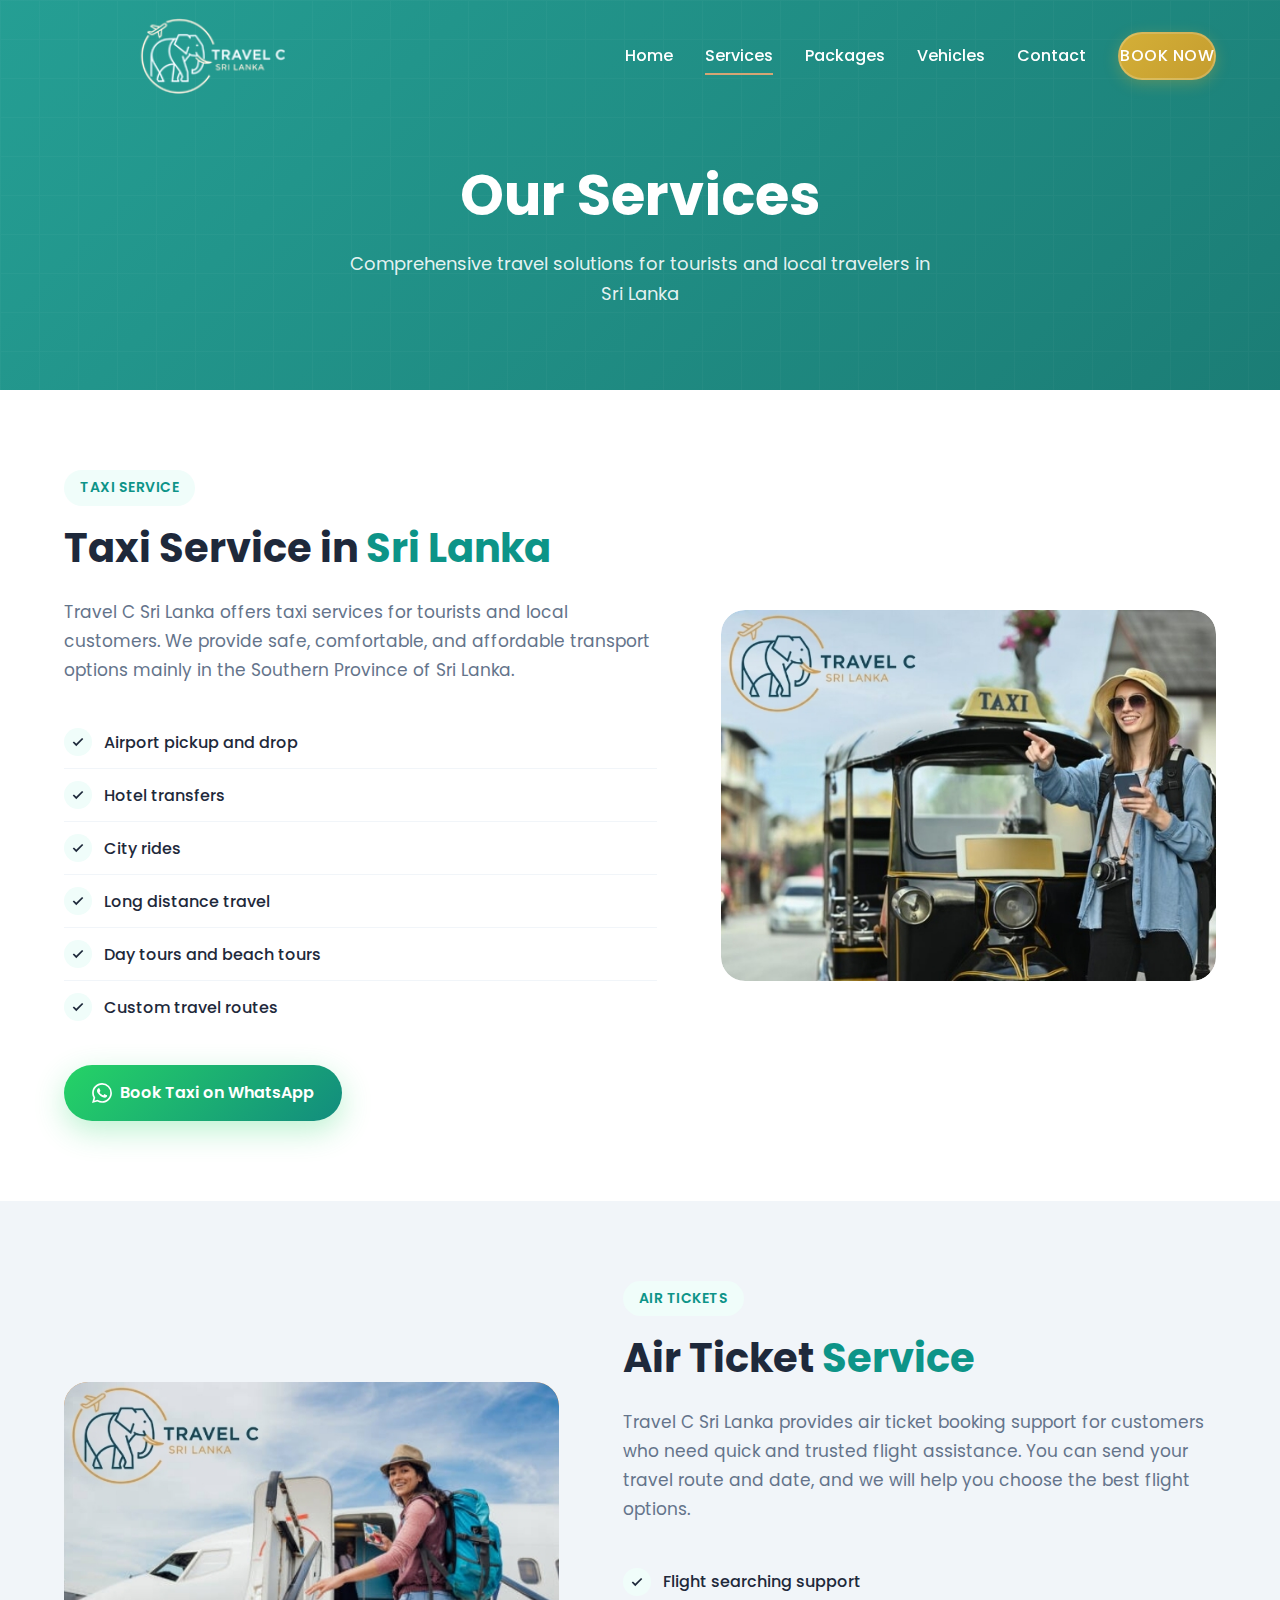
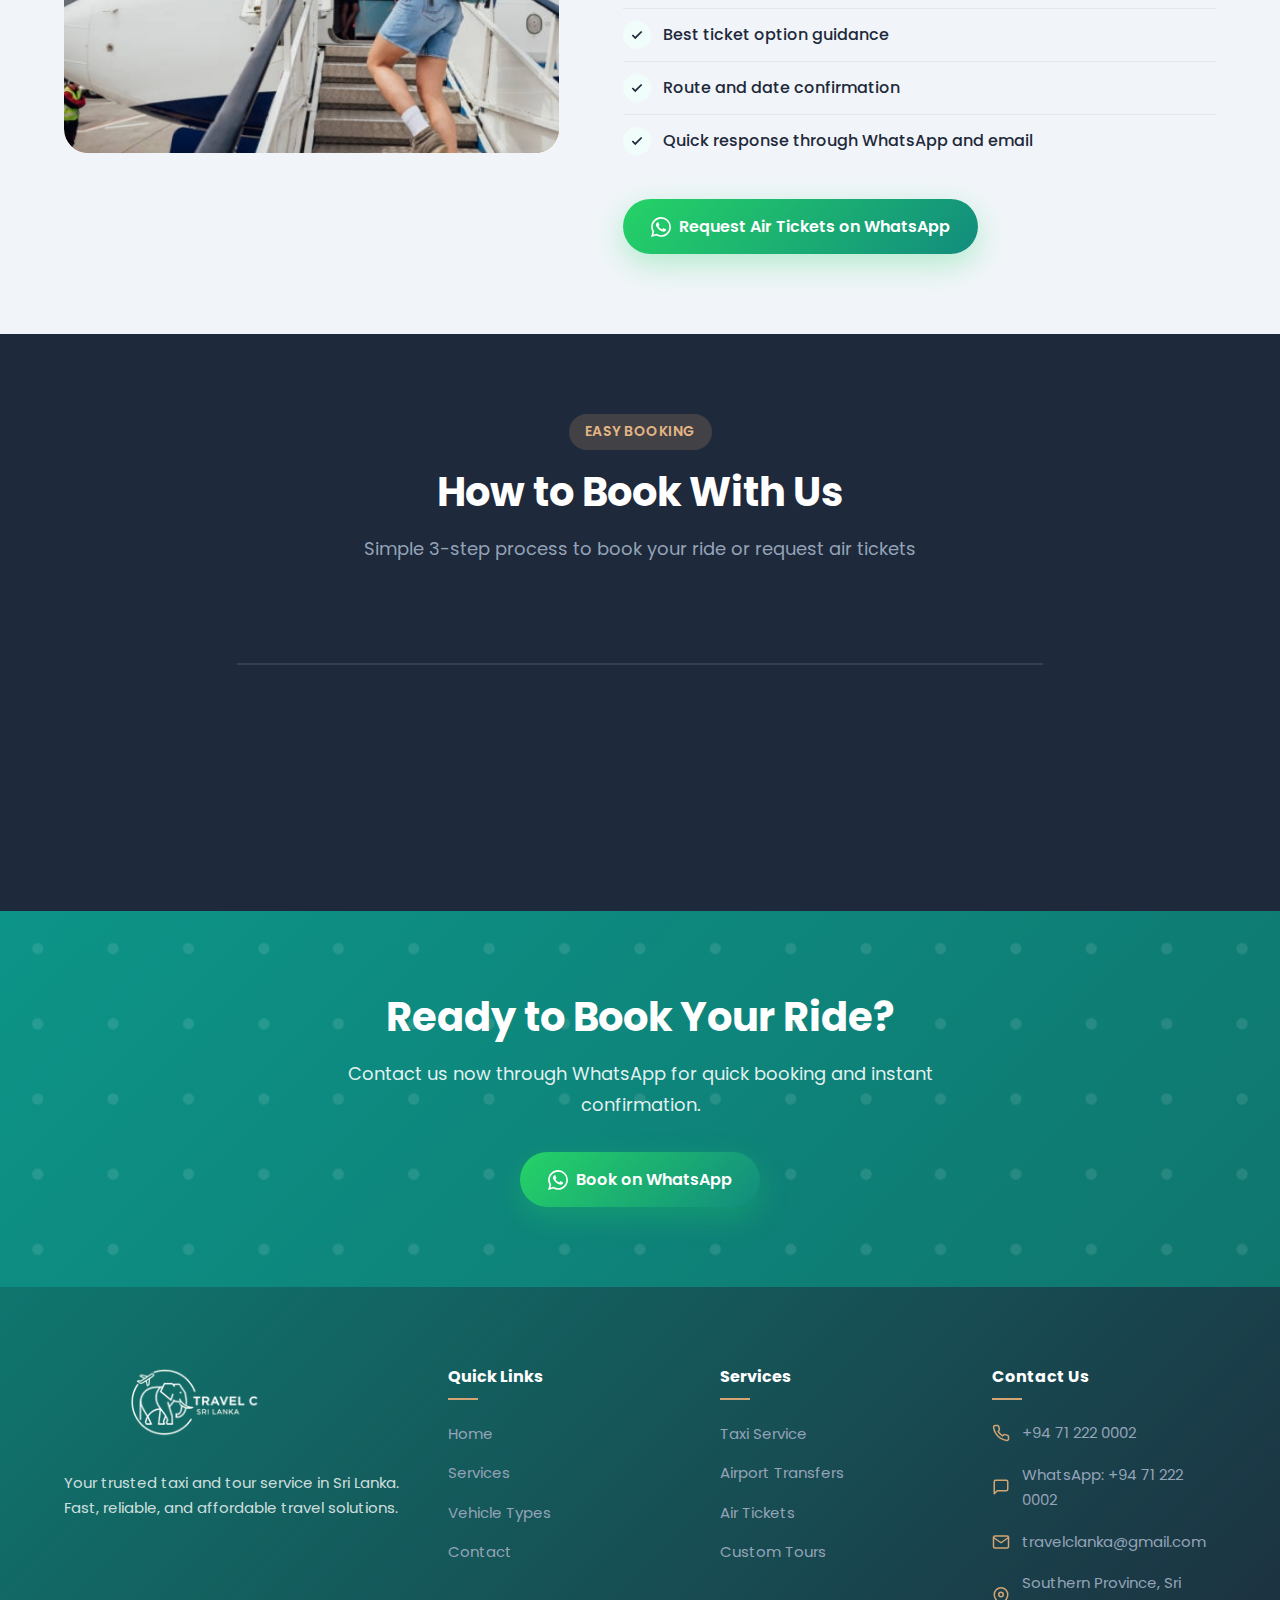
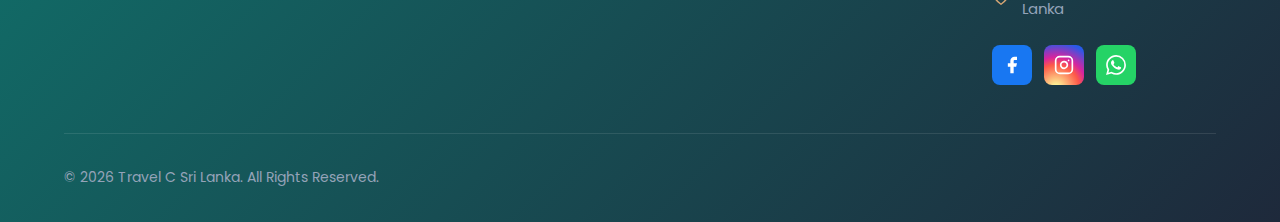
<file: services.html>
<!DOCTYPE html>
<html lang="en">

<head>
    <meta charset="UTF-8">
    <meta name="viewport" content="width=device-width, initial-scale=1.0">
    <meta name="description"
        content="Travel C Sri Lanka services - Taxi service and air ticket booking for tourists and local travelers in Southern Sri Lanka.">
    <meta name="keywords"
        content="taxi service Sri Lanka, airport transfer, air ticket booking, Southern Province taxi, Galle taxi, Mirissa transport, taxi Sri Lanka, Sri Lanka taxi service, airport transfer Sri Lanka, airport taxi Colombo, Bandaranaike airport taxi, taxi service Galle, taxi service Matara, taxi Mirissa, taxi Unawatuna, taxi Hikkaduwa, taxi Bentota, taxi Tangalle, taxi Weligama, taxi Hambantota, taxi Ella, taxi Kandy, taxi Nuwara Eliya, taxi Sigiriya, taxi Dambulla, taxi Colombo, taxi Negombo, Southern Province taxi, Southern Sri Lanka transport, private driver Sri Lanka, chauffeur service Sri Lanka, car hire Sri Lanka, vehicle rental Sri Lanka, mini van hire Sri Lanka, KDH van Sri Lanka, tour van Sri Lanka, Sri Lanka tour packages, Sri Lanka round tour, Sri Lanka travel, visit Sri Lanka, Sri Lanka holiday packages, Sri Lanka vacation, Sri Lanka tourism, best tour packages Sri Lanka, cheap tours Sri Lanka, budget travel Sri Lanka, luxury tours Sri Lanka, 5 day tour Sri Lanka, 7 day tour Sri Lanka, 10 day tour Sri Lanka, 12 day tour Sri Lanka, 18 day tour Sri Lanka, Sigiriya tour, Kandy tour, Ella train ride, Nine Arch Bridge tour, Yala safari tour, Udawalawe safari, Minneriya safari, whale watching Mirissa, whale watching Sri Lanka, Galle Fort tour, Dambulla cave temple, Polonnaruwa tour, Anuradhapura tour, Trincomalee beach, Nuwara Eliya tea plantation, Horton Plains tour, Adam's Peak tour, Sri Lanka beach holiday, Sri Lanka cultural tour, Sri Lanka wildlife safari, Sri Lanka hill country tour, airport pickup Sri Lanka, airport drop Sri Lanka, airport transfer Galle, airport transfer Matara, airport transfer Ella, airport transfer Kandy, air tickets Sri Lanka, flight booking Sri Lanka, cheap flights Sri Lanka, travel agent Sri Lanka, WhatsApp taxi booking Sri Lanka, online taxi booking Sri Lanka, reliable taxi Sri Lanka, safe taxi Sri Lanka, comfortable travel Sri Lanka, family tour Sri Lanka, honeymoon tour Sri Lanka, couple tour Sri Lanka, group tour Sri Lanka, adventure tour Sri Lanka, backpacker Sri Lanka, solo travel Sri Lanka, foreign tourist Sri Lanka, tourist transport Sri Lanka, sightseeing Sri Lanka, day trip Sri Lanka, Colombo city tour, Kandy city tour, Galle city tour, Travel C, Travel C Sri Lanka, travelcsrilanka, best taxi service southern Sri Lanka, recommended taxi Sri Lanka, top rated taxi Sri Lanka, Arugam Bay taxi, Pasikudah taxi, Jaffna taxi, Wilpattu safari, Bundala safari, Sinharaja rainforest tour, Pinnawala elephant orphanage, turtle hatchery Sri Lanka, spice garden tour, gem museum Sri Lanka, wood carving Sri Lanka, batik factory Sri Lanka, Sri Lanka food tour, cultural triangle Sri Lanka, ancient cities Sri Lanka, surfing Sri Lanka, diving Sri Lanka, snorkeling Sri Lanka, hiking Sri Lanka, trekking Sri Lanka, camping Sri Lanka, bird watching Sri Lanka, train tours Sri Lanka, scenic train ride Ella, coastal train ride, luxury taxi Sri Lanka, VIP transport Sri Lanka, wedding car hire Sri Lanka, corporate transport Sri Lanka, employee transport Sri Lanka, event transport Sri Lanka, rent a car with driver, private car Sri Lanka, toyota prius taxi, honda shuttle taxi, suzuki wagonr taxi, budget taxi Sri Lanka, cheap taxi Sri Lanka, affordable taxi Sri Lanka, reliable driver Sri Lanka, english speaking driver Sri Lanka, tour guide Sri Lanka, tourist guide Sri Lanka, travel guide Sri Lanka, holiday planner Sri Lanka, trip planner Sri Lanka, itinerary planner Sri Lanka, customized tours Sri Lanka, tailor made tours Sri Lanka, private tours Sri Lanka, small group tours Sri Lanka, large group tours Sri Lanka, family holiday Sri Lanka, couple holiday Sri Lanka, honeymoon packages Sri Lanka, beach vacation Sri Lanka, hill country vacation Sri Lanka, wildlife vacation Sri Lanka, adventure vacation Sri Lanka, cultural vacation Sri Lanka, historical tour Sri Lanka, religious tour Sri Lanka, buddhist tour Sri Lanka, ramayana tour Sri Lanka, hindu tour Sri Lanka, christian tour Sri Lanka, muslim tour Sri Lanka, food and drink Sri Lanka, shopping in Sri Lanka, nightlife in Sri Lanka, spa and wellness Sri Lanka, ayurveda Sri Lanka, yoga retreat Sri Lanka, meditation retreat Sri Lanka, beach resort Sri Lanka, luxury hotel Sri Lanka, boutique hotel Sri Lanka, homestay Sri Lanka, guest house Sri Lanka, hostel Sri Lanka, budget accommodation Sri Lanka, luxury accommodation Sri Lanka, travel insurance Sri Lanka, visa for Sri Lanka, flight tickets to Sri Lanka, airlines to Sri Lanka, cheap air tickets, air ticket agency, travel agency Galle, travel agency Matara, travel agency Colombo, best travel agency Sri Lanka, trusted travel agency Sri Lanka, authorized travel agent Sri Lanka, IATA travel agent, Sri Lanka tourist board approved, safe travel Sri Lanka, secure travel Sri Lanka, 24/7 taxi service, emergency taxi Sri Lanka, late night taxi Sri Lanka, early morning taxi Sri Lanka, punctual taxi Sri Lanka, friendly driver Sri Lanka, clean vehicles Sri Lanka, comfortable vehicles Sri Lanka, air conditioned taxi Sri Lanka, free wifi taxi Sri Lanka, mineral water taxi Sri Lanka, child seat taxi Sri Lanka, wheelchair accessible taxi Sri Lanka, pet friendly taxi Sri Lanka, surf board transport Sri Lanka, luggage transport Sri Lanka, airport meet and greet, airport paging service, colombo airport taxi, mattala airport taxi">

    <!-- Open Graph / Social Media -->
    <meta property="og:title" content="Our Services | Travel C Sri Lanka">
    <meta property="og:description"
        content="Travel C Sri Lanka services - Taxi service and air ticket booking for tourists and local travelers in Southern Sri Lanka.">
    <meta property="og:type" content="website">
    <meta property="og:url" content="https://travelclanka.com/services.html">
    <meta property="og:image" content="https://travelclanka.com/images/logo.png">
    <meta property="og:locale" content="en_US">

    <link rel="canonical" href="https://travelclanka.com/services.html">

    <title>Our Services | Travel C Sri Lanka</title>
    <link rel="stylesheet" href="styles.css">
    <link rel="icon" href="images/logo.png" type="image/png">
</head>

<body>
    <nav class="navbar">
        <div class="container">
            <a href="index.html" class="logo">
                <img src="images/logo-white.png" alt="Travel C Sri Lanka" class="logo-image logo-image-landing">
                <img src="images/logo.png" alt="Travel C Sri Lanka" class="logo-image logo-image-scrolled">
            </a>
            <ul class="nav-links">
                <li><a href="index.html">Home</a></li>
                <li><a href="services.html" class="active">Services</a></li>
                <li><a href="packages.html">Packages</a></li>
                <li><a href="vehicles.html">Vehicles</a></li>
                <li><a href="contact.html">Contact</a></li>
                <li><a href="https://wa.me/94712220002" target="_blank" class="nav-btn">Book Now</a></li>
            </ul>
            <div class="mobile-nav-toggle"><span></span><span></span><span></span></div>
        </div>
    </nav>

    <section class="page-hero">
        <div class="container">
            <div class="page-hero-content">
                <h1>Our Services</h1>
                <p>Comprehensive travel solutions for tourists and local travelers in Sri Lanka</p>
            </div>
        </div>
    </section>

    <!-- Taxi Service Section -->
    <section class="service-detail">
        <div class="container">
            <div class="service-detail-grid">
                <div class="service-detail-content">
                    <span class="section-badge">Taxi Service</span>
                    <h2>Taxi Service in <span>Sri Lanka</span></h2>
                    <p>Travel C Sri Lanka offers taxi services for tourists and local customers. We provide safe,
                        comfortable, and affordable transport options mainly in the Southern Province of Sri Lanka.</p>
                    <ul class="service-list">
                        <li><span class="service-list-icon"><svg width="14" height="14" viewBox="0 0 24 24" fill="none"
                                    stroke="currentColor" stroke-width="3">
                                    <polyline points="20 6 9 17 4 12"></polyline>
                                </svg></span><span>Airport pickup and drop</span></li>
                        <li><span class="service-list-icon"><svg width="14" height="14" viewBox="0 0 24 24" fill="none"
                                    stroke="currentColor" stroke-width="3">
                                    <polyline points="20 6 9 17 4 12"></polyline>
                                </svg></span><span>Hotel transfers</span></li>
                        <li><span class="service-list-icon"><svg width="14" height="14" viewBox="0 0 24 24" fill="none"
                                    stroke="currentColor" stroke-width="3">
                                    <polyline points="20 6 9 17 4 12"></polyline>
                                </svg></span><span>City rides</span></li>
                        <li><span class="service-list-icon"><svg width="14" height="14" viewBox="0 0 24 24" fill="none"
                                    stroke="currentColor" stroke-width="3">
                                    <polyline points="20 6 9 17 4 12"></polyline>
                                </svg></span><span>Long distance travel</span></li>
                        <li><span class="service-list-icon"><svg width="14" height="14" viewBox="0 0 24 24" fill="none"
                                    stroke="currentColor" stroke-width="3">
                                    <polyline points="20 6 9 17 4 12"></polyline>
                                </svg></span><span>Day tours and beach tours</span></li>
                        <li><span class="service-list-icon"><svg width="14" height="14" viewBox="0 0 24 24" fill="none"
                                    stroke="currentColor" stroke-width="3">
                                    <polyline points="20 6 9 17 4 12"></polyline>
                                </svg></span><span>Custom travel routes</span></li>
                    </ul>
                    <a href="https://wa.me/94712220002?text=Hello%20Travel%20C%20Sri%20Lanka%2C%20I%20want%20to%20book%20a%20taxi%20service."
                        target="_blank" class="btn btn-whatsapp">
                        <svg viewBox="0 0 24 24" fill="currentColor" width="20" height="20">
                            <path
                                d="M17.472 14.382c-.297-.149-1.758-.867-2.03-.967-.273-.099-.471-.148-.67.15-.197.297-.767.966-.94 1.164-.173.199-.347.223-.644.075-.297-.15-1.255-.463-2.39-1.475-.883-.788-1.48-1.761-1.653-2.059-.173-.297-.018-.458.13-.606.134-.133.298-.347.446-.52.149-.174.198-.298.298-.497.099-.198.05-.371-.025-.52-.075-.149-.669-1.612-.916-2.207-.242-.579-.487-.5-.669-.51-.173-.008-.371-.01-.57-.01-.198 0-.52.074-.792.372-.272.297-1.04 1.016-1.04 2.479 0 1.462 1.065 2.875 1.213 3.074.149.198 2.096 3.2 5.077 4.487.709.306 1.262.489 1.694.625.712.227 1.36.195 1.871.118.571-.085 1.758-.719 2.006-1.413.248-.694.248-1.289.173-1.413-.074-.124-.272-.198-.57-.347m-5.421 7.403h-.004a9.87 9.87 0 01-5.031-1.378l-.361-.214-3.741.982.998-3.648-.235-.374a9.86 9.86 0 01-1.51-5.26c.001-5.45 4.436-9.884 9.888-9.884 2.64 0 5.122 1.03 6.988 2.898a9.825 9.825 0 012.893 6.994c-.003 5.45-4.437 9.884-9.885 9.884m8.413-18.297A11.815 11.815 0 0012.05 0C5.495 0 .16 5.335.157 11.892c0 2.096.547 4.142 1.588 5.945L.057 24l6.305-1.654a11.882 11.882 0 005.683 1.448h.005c6.554 0 11.89-5.335 11.893-11.893a11.821 11.821 0 00-3.48-8.413z" />
                        </svg>
                        Book Taxi on WhatsApp
                    </a>
                </div>
                <div class="service-detail-image">
                    <div class="service-detail-image-wrapper">
                        <img src="images/service-taxi.jpg" alt="Taxi Service"
                            style="width:100%;height:100%;object-fit:cover;">
                    </div>
                </div>
            </div>
        </div>
    </section>

    <!-- Air Ticket Service Section -->
    <section class="service-detail">
        <div class="container">
            <div class="service-detail-grid">
                <div class="service-detail-content">
                    <span class="section-badge">Air Tickets</span>
                    <h2>Air Ticket <span>Service</span></h2>
                    <p>Travel C Sri Lanka provides air ticket booking support for customers who need quick and trusted
                        flight assistance. You can send your travel route and date, and we will help you choose the best
                        flight options.</p>
                    <ul class="service-list">
                        <li><span class="service-list-icon"><svg width="14" height="14" viewBox="0 0 24 24" fill="none"
                                    stroke="currentColor" stroke-width="3">
                                    <polyline points="20 6 9 17 4 12"></polyline>
                                </svg></span><span>Flight searching support</span></li>
                        <li><span class="service-list-icon"><svg width="14" height="14" viewBox="0 0 24 24" fill="none"
                                    stroke="currentColor" stroke-width="3">
                                    <polyline points="20 6 9 17 4 12"></polyline>
                                </svg></span><span>Best ticket option guidance</span></li>
                        <li><span class="service-list-icon"><svg width="14" height="14" viewBox="0 0 24 24" fill="none"
                                    stroke="currentColor" stroke-width="3">
                                    <polyline points="20 6 9 17 4 12"></polyline>
                                </svg></span><span>Route and date confirmation</span></li>
                        <li><span class="service-list-icon"><svg width="14" height="14" viewBox="0 0 24 24" fill="none"
                                    stroke="currentColor" stroke-width="3">
                                    <polyline points="20 6 9 17 4 12"></polyline>
                                </svg></span><span>Quick response through WhatsApp and email</span></li>
                    </ul>
                    <a href="https://wa.me/94712220002?text=Hello%20Travel%20C%20Sri%20Lanka%2C%20I%20need%20help%20with%20air%20ticket%20booking."
                        target="_blank" class="btn btn-whatsapp">
                        <svg viewBox="0 0 24 24" fill="currentColor" width="20" height="20">
                            <path
                                d="M17.472 14.382c-.297-.149-1.758-.867-2.03-.967-.273-.099-.471-.148-.67.15-.197.297-.767.966-.94 1.164-.173.199-.347.223-.644.075-.297-.15-1.255-.463-2.39-1.475-.883-.788-1.48-1.761-1.653-2.059-.173-.297-.018-.458.13-.606.134-.133.298-.347.446-.52.149-.174.198-.298.298-.497.099-.198.05-.371-.025-.52-.075-.149-.669-1.612-.916-2.207-.242-.579-.487-.5-.669-.51-.173-.008-.371-.01-.57-.01-.198 0-.52.074-.792.372-.272.297-1.04 1.016-1.04 2.479 0 1.462 1.065 2.875 1.213 3.074.149.198 2.096 3.2 5.077 4.487.709.306 1.262.489 1.694.625.712.227 1.36.195 1.871.118.571-.085 1.758-.719 2.006-1.413.248-.694.248-1.289.173-1.413-.074-.124-.272-.198-.57-.347m-5.421 7.403h-.004a9.87 9.87 0 01-5.031-1.378l-.361-.214-3.741.982.998-3.648-.235-.374a9.86 9.86 0 01-1.51-5.26c.001-5.45 4.436-9.884 9.888-9.884 2.64 0 5.122 1.03 6.988 2.898a9.825 9.825 0 012.893 6.994c-.003 5.45-4.437 9.884-9.885 9.884m8.413-18.297A11.815 11.815 0 0012.05 0C5.495 0 .16 5.335.157 11.892c0 2.096.547 4.142 1.588 5.945L.057 24l6.305-1.654a11.882 11.882 0 005.683 1.448h.005c6.554 0 11.89-5.335 11.893-11.893a11.821 11.821 0 00-3.48-8.413z" />
                        </svg>
                        Request Air Tickets on WhatsApp
                    </a>
                </div>
                <div class="service-detail-image">
                    <div class="service-detail-image-wrapper" style="background: var(--gradient-gold);">
                        <img src="images/service-airticket.jpg" alt="Air Ticket Service"
                            style="width:100%;height:100%;object-fit:cover;">
                    </div>
                </div>
            </div>
        </div>
    </section>

    <!-- How to Book Section -->
    <section class="booking-steps">
        <div class="container">
            <div class="section-header">
                <span class="section-badge">Easy Booking</span>
                <h2>How to Book With Us</h2>
                <p>Simple 3-step process to book your ride or request air tickets</p>
            </div>
            <div class="steps-grid">
                <div class="step-card">
                    <div class="step-number">1</div>
                    <h4>Send Your Details</h4>
                    <p>Send your travel details on WhatsApp - pickup location, drop location, date, time, and passenger
                        count.</p>
                </div>
                <div class="step-card">
                    <div class="step-number">2</div>
                    <h4>Get Confirmation</h4>
                    <p>We confirm availability and provide you with the pricing. Quick response guaranteed.</p>
                </div>
                <div class="step-card">
                    <div class="step-number">3</div>
                    <h4>Enjoy Your Trip</h4>
                    <p>Confirm your booking and enjoy your trip! Your vehicle arrives on time.</p>
                </div>
            </div>
        </div>
    </section>

    <!-- CTA Section -->
    <section class="cta-section">
        <div class="container">
            <div class="cta-content">
                <h2>Ready to Book Your Ride?</h2>
                <p>Contact us now through WhatsApp for quick booking and instant confirmation.</p>
                <a href="https://wa.me/94712220002" target="_blank" class="btn btn-whatsapp">
                    <svg viewBox="0 0 24 24" fill="currentColor" width="20" height="20">
                        <path
                            d="M17.472 14.382c-.297-.149-1.758-.867-2.03-.967-.273-.099-.471-.148-.67.15-.197.297-.767.966-.94 1.164-.173.199-.347.223-.644.075-.297-.15-1.255-.463-2.39-1.475-.883-.788-1.48-1.761-1.653-2.059-.173-.297-.018-.458.13-.606.134-.133.298-.347.446-.52.149-.174.198-.298.298-.497.099-.198.05-.371-.025-.52-.075-.149-.669-1.612-.916-2.207-.242-.579-.487-.5-.669-.51-.173-.008-.371-.01-.57-.01-.198 0-.52.074-.792.372-.272.297-1.04 1.016-1.04 2.479 0 1.462 1.065 2.875 1.213 3.074.149.198 2.096 3.2 5.077 4.487.709.306 1.262.489 1.694.625.712.227 1.36.195 1.871.118.571-.085 1.758-.719 2.006-1.413.248-.694.248-1.289.173-1.413-.074-.124-.272-.198-.57-.347m-5.421 7.403h-.004a9.87 9.87 0 01-5.031-1.378l-.361-.214-3.741.982.998-3.648-.235-.374a9.86 9.86 0 01-1.51-5.26c.001-5.45 4.436-9.884 9.888-9.884 2.64 0 5.122 1.03 6.988 2.898a9.825 9.825 0 012.893 6.994c-.003 5.45-4.437 9.884-9.885 9.884m8.413-18.297A11.815 11.815 0 0012.05 0C5.495 0 .16 5.335.157 11.892c0 2.096.547 4.142 1.588 5.945L.057 24l6.305-1.654a11.882 11.882 0 005.683 1.448h.005c6.554 0 11.89-5.335 11.893-11.893a11.821 11.821 0 00-3.48-8.413z" />
                    </svg>
                    Book on WhatsApp
                </a>
            </div>
        </div>
    </section>

    <footer class="footer">
        <div class="container">
            <div class="footer-grid">
                <div class="footer-brand">
                    <a href="index.html" class="logo"><img src="images/logo-white.png" alt="Travel C Sri Lanka"
                            class="logo-image"></a>
                    <p>Your trusted taxi and tour service in Sri Lanka. Fast, reliable, and
                        affordable travel solutions.</p>
                </div>
                <div class="footer-column">
                    <h4 data-i18n="footer_quick">Quick Links</h4>
                    <ul class="footer-links">
                        <li><a href="index.html" data-i18n="nav_home">Home</a></li>
                        <li><a href="services.html" data-i18n="nav_services">Services</a></li>
                        <li><a href="vehicles.html" data-i18n="nav_vehicles">Vehicle Types</a></li>
                        <li><a href="contact.html" data-i18n="nav_contact">Contact</a></li>
                    </ul>
                </div>
                <div class="footer-column">
                    <h4 data-i18n="footer_serv">Services</h4>
                    <ul class="footer-links">
                        <li><a href="services.html" data-i18n="serv_taxi_title">Taxi Service</a></li>
                        <li><a href="services.html" data-i18n="why_airport_title">Airport Transfers</a></li>
                        <li><a href="services.html" data-i18n="serv_air_title">Air Tickets</a></li>
                        <li><a href="services.html" data-i18n="serv_custom_tours">Custom Tours</a></li>
                    </ul>
                </div>
                <div class="footer-column">
                    <h4 data-i18n="footer_contact">Contact Us</h4>
                    <div class="footer-contact-item">
                        <svg width="18" height="18" viewBox="0 0 24 24" fill="none" stroke="var(--gold-primary)"
                            stroke-width="2" stroke-linecap="round" stroke-linejoin="round">
                            <path
                                d="M22 16.92v3a2 2 0 0 1-2.18 2 19.79 19.79 0 0 1-8.63-3.07 19.5 19.5 0 0 1-6-6 19.79 19.79 0 0 1-3.07-8.67A2 2 0 0 1 4.11 2h3a2 2 0 0 1 2 1.72 12.84 12.84 0 0 0 .7 2.81 2 2 0 0 1-.45 2.11L8.09 9.91a16 16 0 0 0 6 6l1.27-1.27a2 2 0 0 1 2.11-.45 12.84 12.84 0 0 0 2.81.7A2 2 0 0 1 22 16.92z" />
                        </svg>
                        <span>+94 71 222 0002</span>
                    </div>
                    <div class="footer-contact-item">
                        <svg width="18" height="18" viewBox="0 0 24 24" fill="none" stroke="var(--gold-primary)"
                            stroke-width="2" stroke-linecap="round" stroke-linejoin="round">
                            <path d="M21 15a2 2 0 0 1-2 2H7l-4 4V5a2 2 0 0 1 2-2h14a2 2 0 0 1 2 2z" />
                        </svg>
                        <a href="https://wa.me/94712220002" target="_blank" class="hover-link">WhatsApp: +94 71 222
                            0002</a>
                    </div>
                    <div class="footer-contact-item">
                        <svg width="18" height="18" viewBox="0 0 24 24" fill="none" stroke="var(--gold-primary)"
                            stroke-width="2" stroke-linecap="round" stroke-linejoin="round">
                            <path d="M4 4h16c1.1 0 2 .9 2 2v12c0 1.1-.9 2-2 2H4c-1.1 0-2-.9-2-2V6c0-1.1.9-2 2-2z">
                            </path>
                            <polyline points="22,6 12,13 2,6"></polyline>
                        </svg>
                        <a href="mailto:travelclanka@gmail.com" class="hover-link">travelclanka@gmail.com</a>
                    </div>
                    <div class="footer-contact-item">
                        <svg width="18" height="18" viewBox="0 0 24 24" fill="none" stroke="var(--gold-primary)"
                            stroke-width="2" stroke-linecap="round" stroke-linejoin="round">
                            <path d="M21 10c0 7-9 13-9 13s-9-6-9-13a9 9 0 0 1 18 0z"></path>
                            <circle cx="12" cy="10" r="3"></circle>
                        </svg>
                        <span>Southern Province, Sri Lanka</span>
                    </div>

                    <div class="footer-social">
                        <a href="https://www.facebook.com/TravelCLanka" target="_blank" aria-label="Facebook"
                            class="footer-social-fb">
                            <svg xmlns="http://www.w3.org/2000/svg" width="20" height="20" viewBox="0 0 24 24"
                                fill="currentColor" stroke="none">
                                <path d="M18 2h-3a5 5 0 0 0-5 5v3H7v4h3v8h4v-8h3l1-4h-4V7a1 1 0 0 1 1-1h3z"></path>
                            </svg>
                        </a>
                        <a href="https://www.instagram.com/travelclanka/" target="_blank" aria-label="Instagram"
                            class="footer-social-insta">
                            <svg xmlns="http://www.w3.org/2000/svg" width="20" height="20" viewBox="0 0 24 24"
                                fill="none" stroke="currentColor" stroke-width="2" stroke-linecap="round"
                                stroke-linejoin="round">
                                <rect x="2" y="2" width="20" height="20" rx="5" ry="5"></rect>
                                <path d="M16 11.37A4 4 0 1 1 12.63 8 4 4 0 0 1 16 11.37z"></path>
                                <line x1="17.5" y1="6.5" x2="17.51" y2="6.5"></line>
                            </svg>
                        </a>
                        <a href="https://wa.me/94712220002" target="_blank" aria-label="WhatsApp"
                            class="footer-social-wa">
                            <svg xmlns="http://www.w3.org/2000/svg" width="20" height="20" viewBox="0 0 24 24"
                                fill="currentColor" stroke="none">
                                <path
                                    d="M17.472 14.382c-.297-.149-1.758-.867-2.03-.967-.273-.099-.471-.148-.67.15-.197.297-.767.966-.94 1.164-.173.199-.347.223-.644.075-.297-.15-1.255-.463-2.39-1.475-.883-.788-1.48-1.761-1.653-2.059-.173-.297-.018-.458.13-.606.134-.133.298-.347.446-.52.149-.174.198-.298.298-.497.099-.198.05-.371-.025-.52-.075-.149-.669-1.612-.916-2.207-.242-.579-.487-.5-.669-.51-.173-.008-.371-.01-.57-.01-.198 0-.52.074-.792.372-.272.297-1.04 1.016-1.04 2.479 0 1.462 1.065 2.875 1.213 3.074.149.198 2.096 3.2 5.077 4.487.709.306 1.262.489 1.694.625.712.227 1.36.195 1.871.118.571-.085 1.758-.719 2.006-1.413.248-.694.248-1.289.173-1.413-.074-.124-.272-.198-.57-.347m-5.421 7.403h-.004a9.87 9.87 0 01-5.031-1.378l-.361-.214-3.741.982.998-3.648-.235-.374a9.86 9.86 0 01-1.51-5.26c.001-5.45 4.436-9.884 9.888-9.884 2.64 0 5.122 1.03 6.988 2.898a9.825 9.825 0 012.893 6.994c-.003 5.45-4.437 9.884-9.885 9.884m8.413-18.297A11.815 11.815 0 0012.05 0C5.495 0 .16 5.335.157 11.892c0 2.096.547 4.142 1.588 5.945L.057 24l6.305-1.654a11.882 11.882 0 005.683 1.448h.005c6.554 0 11.89-5.335 11.893-11.893a11.821 11.821 0 00-3.48-8.413z" />
                            </svg>
                        </a>
                    </div>
                </div>
            </div>
            <div class="footer-bottom">
                <p>&copy; 2026 Travel C Sri Lanka. All Rights Reserved.</p>
            </div>
        </div>
    </footer>
    <script src="script.js"></script>
</body>

</html>
</file>
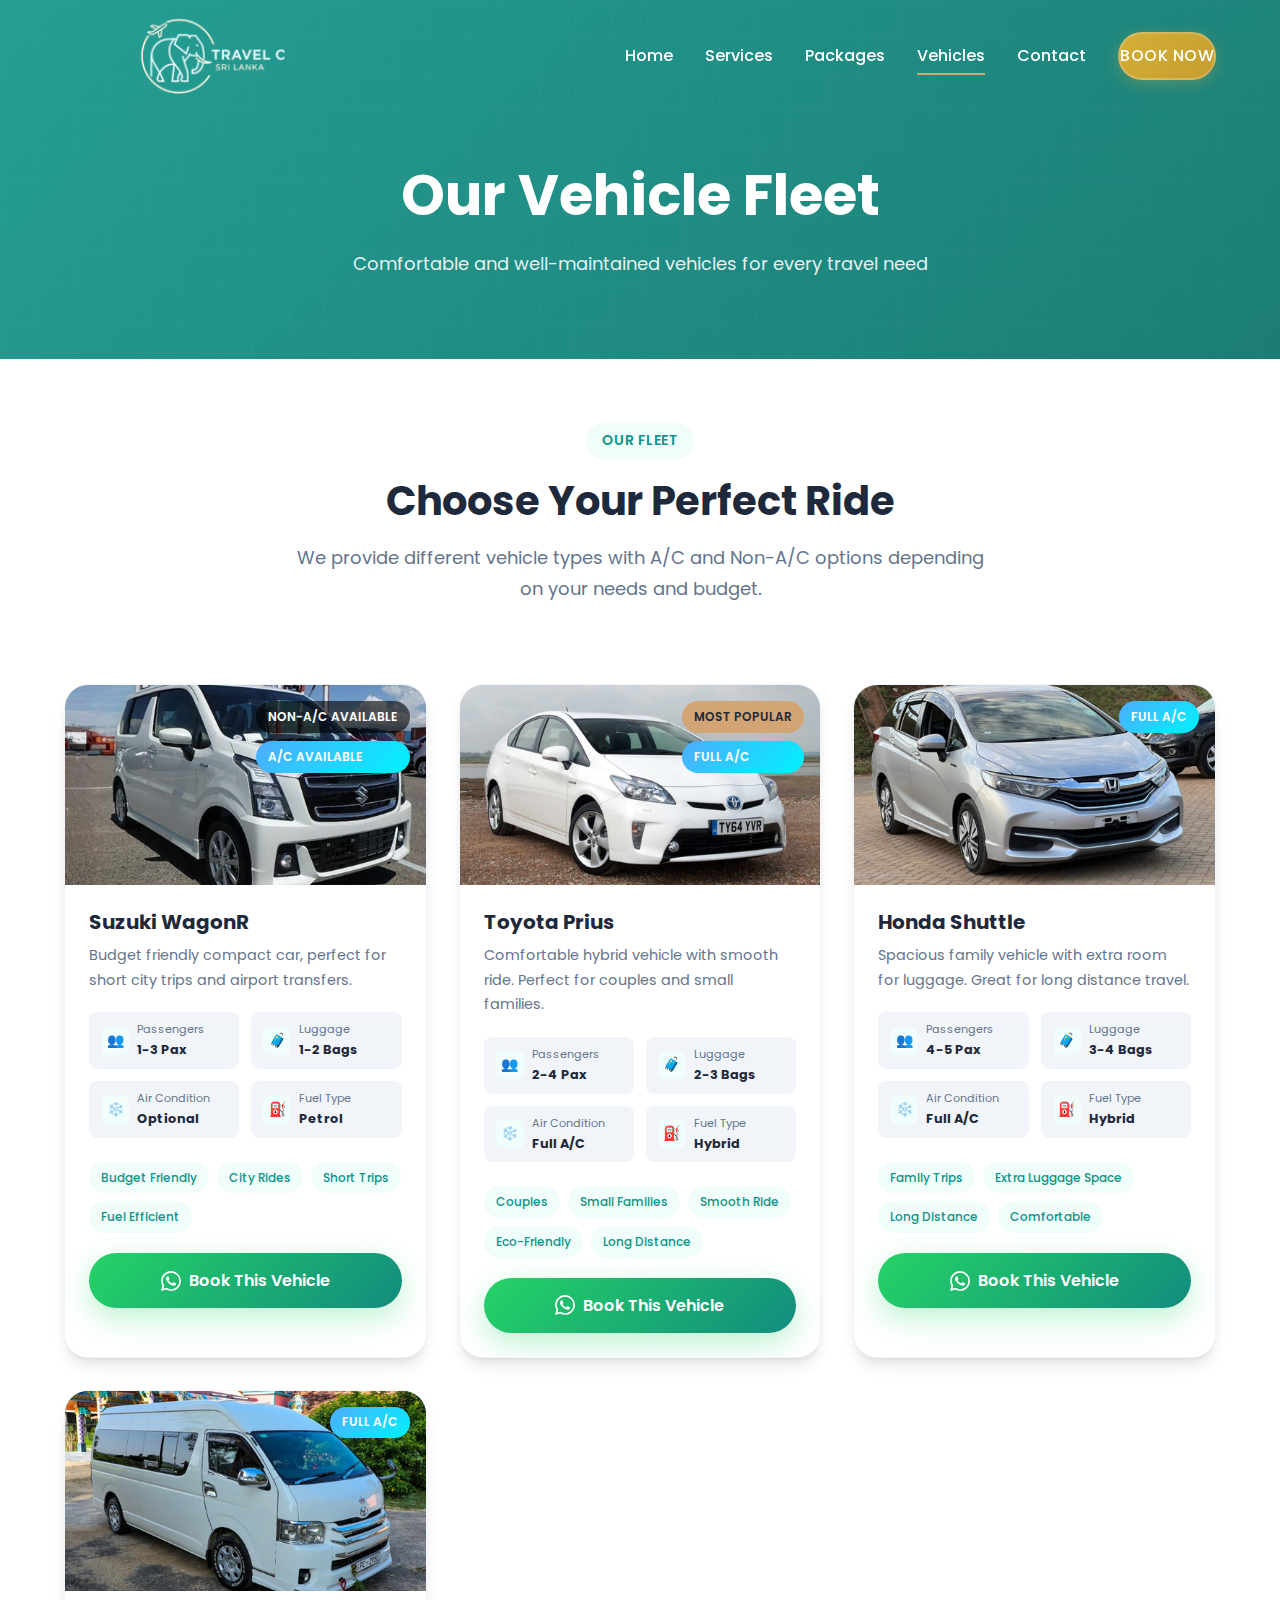
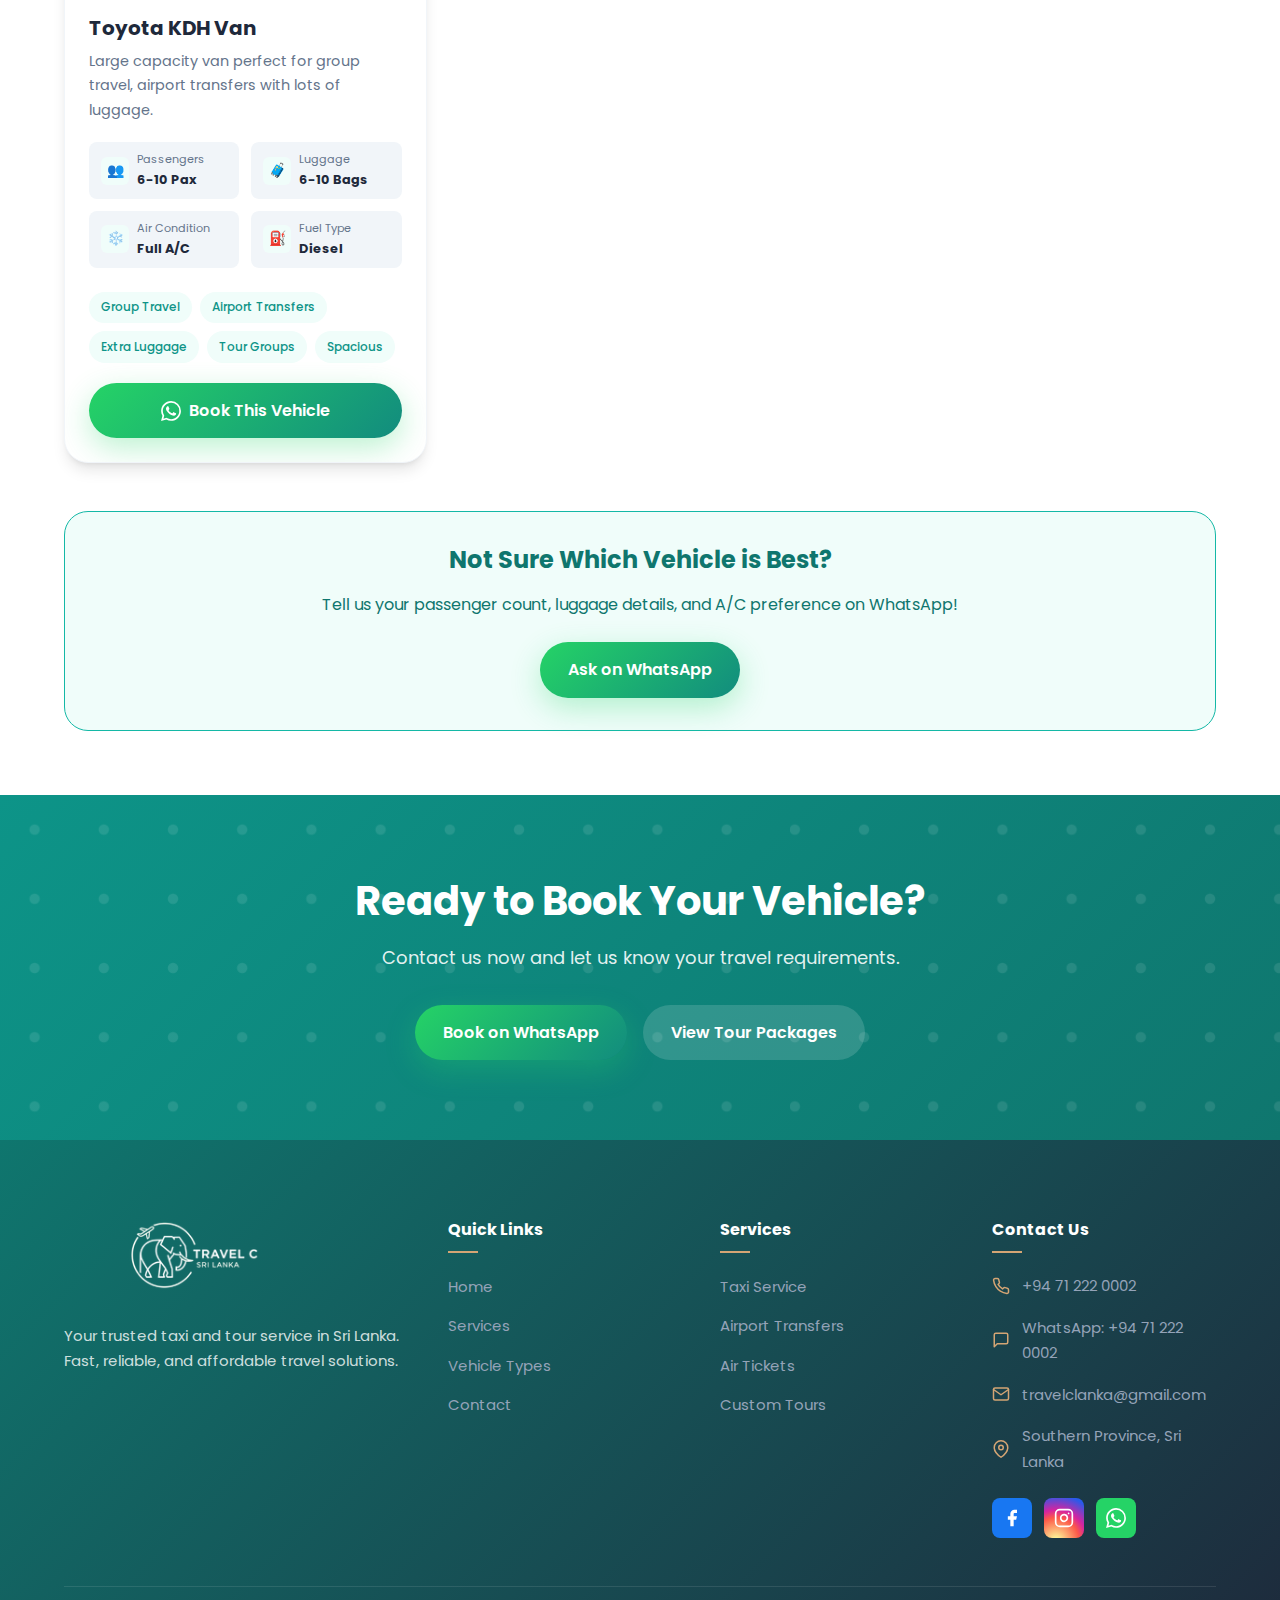
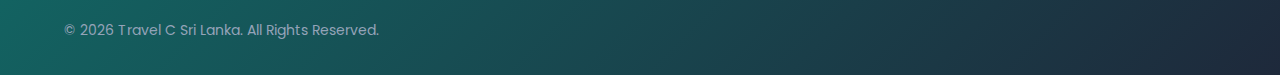
<file: vehicles.html>
<!DOCTYPE html>
<html lang="en">

<head>
    <meta charset="UTF-8">
    <meta name="viewport" content="width=device-width, initial-scale=1.0">
    <meta name="description"
        content="Travel C Sri Lanka vehicle fleet - Suzuki WagonR, Toyota Prius, Toyota KDH Van, Honda Shuttle. A/C and Non A/C options available.">
    <meta name="keywords"
        content="taxi vehicles Sri Lanka, Toyota Prius taxi, KDH Van hire, A/C vehicle rental Sri Lanka, taxi Sri Lanka, Sri Lanka taxi service, airport transfer Sri Lanka, airport taxi Colombo, Bandaranaike airport taxi, taxi service Galle, taxi service Matara, taxi Mirissa, taxi Unawatuna, taxi Hikkaduwa, taxi Bentota, taxi Tangalle, taxi Weligama, taxi Hambantota, taxi Ella, taxi Kandy, taxi Nuwara Eliya, taxi Sigiriya, taxi Dambulla, taxi Colombo, taxi Negombo, Southern Province taxi, Southern Sri Lanka transport, private driver Sri Lanka, chauffeur service Sri Lanka, car hire Sri Lanka, vehicle rental Sri Lanka, mini van hire Sri Lanka, KDH van Sri Lanka, tour van Sri Lanka, Sri Lanka tour packages, Sri Lanka round tour, Sri Lanka travel, visit Sri Lanka, Sri Lanka holiday packages, Sri Lanka vacation, Sri Lanka tourism, best tour packages Sri Lanka, cheap tours Sri Lanka, budget travel Sri Lanka, luxury tours Sri Lanka, 5 day tour Sri Lanka, 7 day tour Sri Lanka, 10 day tour Sri Lanka, 12 day tour Sri Lanka, 18 day tour Sri Lanka, Sigiriya tour, Kandy tour, Ella train ride, Nine Arch Bridge tour, Yala safari tour, Udawalawe safari, Minneriya safari, whale watching Mirissa, whale watching Sri Lanka, Galle Fort tour, Dambulla cave temple, Polonnaruwa tour, Anuradhapura tour, Trincomalee beach, Nuwara Eliya tea plantation, Horton Plains tour, Adam's Peak tour, Sri Lanka beach holiday, Sri Lanka cultural tour, Sri Lanka wildlife safari, Sri Lanka hill country tour, airport pickup Sri Lanka, airport drop Sri Lanka, airport transfer Galle, airport transfer Matara, airport transfer Ella, airport transfer Kandy, air tickets Sri Lanka, flight booking Sri Lanka, cheap flights Sri Lanka, travel agent Sri Lanka, WhatsApp taxi booking Sri Lanka, online taxi booking Sri Lanka, reliable taxi Sri Lanka, safe taxi Sri Lanka, comfortable travel Sri Lanka, family tour Sri Lanka, honeymoon tour Sri Lanka, couple tour Sri Lanka, group tour Sri Lanka, adventure tour Sri Lanka, backpacker Sri Lanka, solo travel Sri Lanka, foreign tourist Sri Lanka, tourist transport Sri Lanka, sightseeing Sri Lanka, day trip Sri Lanka, Colombo city tour, Kandy city tour, Galle city tour, Travel C, Travel C Sri Lanka, travelcsrilanka, best taxi service southern Sri Lanka, recommended taxi Sri Lanka, top rated taxi Sri Lanka, Arugam Bay taxi, Pasikudah taxi, Jaffna taxi, Wilpattu safari, Bundala safari, Sinharaja rainforest tour, Pinnawala elephant orphanage, turtle hatchery Sri Lanka, spice garden tour, gem museum Sri Lanka, wood carving Sri Lanka, batik factory Sri Lanka, Sri Lanka food tour, cultural triangle Sri Lanka, ancient cities Sri Lanka, surfing Sri Lanka, diving Sri Lanka, snorkeling Sri Lanka, hiking Sri Lanka, trekking Sri Lanka, camping Sri Lanka, bird watching Sri Lanka, train tours Sri Lanka, scenic train ride Ella, coastal train ride, luxury taxi Sri Lanka, VIP transport Sri Lanka, wedding car hire Sri Lanka, corporate transport Sri Lanka, employee transport Sri Lanka, event transport Sri Lanka, rent a car with driver, private car Sri Lanka, toyota prius taxi, honda shuttle taxi, suzuki wagonr taxi, budget taxi Sri Lanka, cheap taxi Sri Lanka, affordable taxi Sri Lanka, reliable driver Sri Lanka, english speaking driver Sri Lanka, tour guide Sri Lanka, tourist guide Sri Lanka, travel guide Sri Lanka, holiday planner Sri Lanka, trip planner Sri Lanka, itinerary planner Sri Lanka, customized tours Sri Lanka, tailor made tours Sri Lanka, private tours Sri Lanka, small group tours Sri Lanka, large group tours Sri Lanka, family holiday Sri Lanka, couple holiday Sri Lanka, honeymoon packages Sri Lanka, beach vacation Sri Lanka, hill country vacation Sri Lanka, wildlife vacation Sri Lanka, adventure vacation Sri Lanka, cultural vacation Sri Lanka, historical tour Sri Lanka, religious tour Sri Lanka, buddhist tour Sri Lanka, ramayana tour Sri Lanka, hindu tour Sri Lanka, christian tour Sri Lanka, muslim tour Sri Lanka, food and drink Sri Lanka, shopping in Sri Lanka, nightlife in Sri Lanka, spa and wellness Sri Lanka, ayurveda Sri Lanka, yoga retreat Sri Lanka, meditation retreat Sri Lanka, beach resort Sri Lanka, luxury hotel Sri Lanka, boutique hotel Sri Lanka, homestay Sri Lanka, guest house Sri Lanka, hostel Sri Lanka, budget accommodation Sri Lanka, luxury accommodation Sri Lanka, travel insurance Sri Lanka, visa for Sri Lanka, flight tickets to Sri Lanka, airlines to Sri Lanka, cheap air tickets, air ticket agency, travel agency Galle, travel agency Matara, travel agency Colombo, best travel agency Sri Lanka, trusted travel agency Sri Lanka, authorized travel agent Sri Lanka, IATA travel agent, Sri Lanka tourist board approved, safe travel Sri Lanka, secure travel Sri Lanka, 24/7 taxi service, emergency taxi Sri Lanka, late night taxi Sri Lanka, early morning taxi Sri Lanka, punctual taxi Sri Lanka, friendly driver Sri Lanka, clean vehicles Sri Lanka, comfortable vehicles Sri Lanka, air conditioned taxi Sri Lanka, free wifi taxi Sri Lanka, mineral water taxi Sri Lanka, child seat taxi Sri Lanka, wheelchair accessible taxi Sri Lanka, pet friendly taxi Sri Lanka, surf board transport Sri Lanka, luggage transport Sri Lanka, airport meet and greet, airport paging service, colombo airport taxi, mattala airport taxi">

    <!-- Open Graph / Social Media -->
    <meta property="og:title" content="Vehicle Types | Travel C Sri Lanka">
    <meta property="og:description"
        content="Travel C Sri Lanka vehicle fleet - Suzuki WagonR, Toyota Prius, Toyota KDH Van, Honda Shuttle. A/C and Non A/C options available.">
    <meta property="og:type" content="website">
    <meta property="og:url" content="https://travelclanka.com/vehicles.html">
    <meta property="og:image" content="https://travelclanka.com/images/logo.png">
    <meta property="og:locale" content="en_US">

    <link rel="canonical" href="https://travelclanka.com/vehicles.html">

    <title>Vehicle Types | Travel C Sri Lanka</title>
    <link rel="stylesheet" href="styles.css">
    <link rel="icon" href="images/logo.png" type="image/png">
</head>

<body>
    <nav class="navbar">
        <div class="container">
            <a href="index.html" class="logo">
                <img src="images/logo-white.png" alt="Travel C Sri Lanka" class="logo-image logo-image-landing">
                <img src="images/logo.png" alt="Travel C Sri Lanka" class="logo-image logo-image-scrolled">
            </a>
            <ul class="nav-links">
                <li><a href="index.html">Home</a></li>
                <li><a href="services.html">Services</a></li>
                <li><a href="packages.html">Packages</a></li>
                <li><a href="vehicles.html" class="active">Vehicles</a></li>
                <li><a href="contact.html">Contact</a></li>
                <li><a href="https://wa.me/94712220002" target="_blank" class="nav-btn">Book Now</a></li>
            </ul>
            <div class="mobile-nav-toggle"><span></span><span></span><span></span></div>
        </div>
    </nav>

    <section class="page-hero">
        <div class="container">
            <div class="page-hero-content">
                <h1>Our Vehicle Fleet</h1>
                <p>Comfortable and well-maintained vehicles for every travel need</p>
            </div>
        </div>
    </section>

    <section style="padding: 4rem 0 2rem;">
        <div class="container">
            <div class="section-header">
                <span class="section-badge">Our Fleet</span>
                <h2>Choose Your Perfect Ride</h2>
                <p>We provide different vehicle types with A/C and Non-A/C options depending on your needs and budget.
                </p>
            </div>
        </div>
    </section>

    <!-- Enhanced Vehicle Cards Section -->
    <section style="padding: 0 0 4rem;">
        <div class="container">
            <div class="vehicle-enhanced-grid">

                <!-- Vehicle 1: Suzuki WagonR -->
                <div class="vehicle-enhanced-card">
                    <div class="vehicle-enhanced-image">
                        <img src="images/vehicle-wagonr.jpg" alt="Suzuki WagonR">
                        <div class="vehicle-badges">
                            <span class="vehicle-badge badge-non-ac">Non-A/C Available</span>
                            <span class="vehicle-badge badge-ac">A/C Available</span>
                        </div>
                    </div>
                    <div class="vehicle-enhanced-content">
                        <h3>Suzuki WagonR</h3>
                        <p>Budget friendly compact car, perfect for short city trips and airport transfers.</p>

                        <div class="vehicle-specs">
                            <div class="vehicle-spec">
                                <div class="vehicle-spec-icon">👥</div>
                                <div class="vehicle-spec-text">
                                    <span>Passengers</span>
                                    <strong>1-3 Pax</strong>
                                </div>
                            </div>
                            <div class="vehicle-spec">
                                <div class="vehicle-spec-icon">🧳</div>
                                <div class="vehicle-spec-text">
                                    <span>Luggage</span>
                                    <strong>1-2 Bags</strong>
                                </div>
                            </div>
                            <div class="vehicle-spec">
                                <div class="vehicle-spec-icon">❄️</div>
                                <div class="vehicle-spec-text">
                                    <span>Air Condition</span>
                                    <strong>Optional</strong>
                                </div>
                            </div>
                            <div class="vehicle-spec">
                                <div class="vehicle-spec-icon">⛽</div>
                                <div class="vehicle-spec-text">
                                    <span>Fuel Type</span>
                                    <strong>Petrol</strong>
                                </div>
                            </div>
                        </div>

                        <div class="vehicle-features">
                            <span class="vehicle-feature-tag">Budget Friendly</span>
                            <span class="vehicle-feature-tag">City Rides</span>
                            <span class="vehicle-feature-tag">Short Trips</span>
                            <span class="vehicle-feature-tag">Fuel Efficient</span>
                        </div>

                        <a href="https://wa.me/94712220002?text=Hello%20Travel%20C%2C%20I%20want%20to%20book%20a%20Suzuki%20WagonR.%0A%0APickup%3A%0ADrop%3A%0ADate%3A%0APassengers%3A%0AA/C%20Preference%3A"
                            target="_blank" class="btn btn-whatsapp vehicle-enhanced-btn">
                            <svg viewBox="0 0 24 24" fill="currentColor" width="18" height="18">
                                <path
                                    d="M17.472 14.382c-.297-.149-1.758-.867-2.03-.967-.273-.099-.471-.148-.67.15-.197.297-.767.966-.94 1.164-.173.199-.347.223-.644.075-.297-.15-1.255-.463-2.39-1.475-.883-.788-1.48-1.761-1.653-2.059-.173-.297-.018-.458.13-.606.134-.133.298-.347.446-.52.149-.174.198-.298.298-.497.099-.198.05-.371-.025-.52-.075-.149-.669-1.612-.916-2.207-.242-.579-.487-.5-.669-.51-.173-.008-.371-.01-.57-.01-.198 0-.52.074-.792.372-.272.297-1.04 1.016-1.04 2.479 0 1.462 1.065 2.875 1.213 3.074.149.198 2.096 3.2 5.077 4.487.709.306 1.262.489 1.694.625.712.227 1.36.195 1.871.118.571-.085 1.758-.719 2.006-1.413.248-.694.248-1.289.173-1.413-.074-.124-.272-.198-.57-.347m-5.421 7.403h-.004a9.87 9.87 0 01-5.031-1.378l-.361-.214-3.741.982.998-3.648-.235-.374a9.86 9.86 0 01-1.51-5.26c.001-5.45 4.436-9.884 9.888-9.884 2.64 0 5.122 1.03 6.988 2.898a9.825 9.825 0 012.893 6.994c-.003 5.45-4.437 9.884-9.885 9.884m8.413-18.297A11.815 11.815 0 0012.05 0C5.495 0 .16 5.335.157 11.892c0 2.096.547 4.142 1.588 5.945L.057 24l6.305-1.654a11.882 11.882 0 005.683 1.448h.005c6.554 0 11.89-5.335 11.893-11.893a11.821 11.821 0 00-3.48-8.413z" />
                            </svg>
                            Book This Vehicle
                        </a>
                    </div>
                </div>

                <!-- Vehicle 2: Toyota Prius -->
                <div class="vehicle-enhanced-card">
                    <div class="vehicle-enhanced-image">
                        <img src="images/vehicle-prius.jpg" alt="Toyota Prius">
                        <div class="vehicle-badges">
                            <span class="vehicle-badge badge-popular">Most Popular</span>
                            <span class="vehicle-badge badge-ac">Full A/C</span>
                        </div>
                    </div>
                    <div class="vehicle-enhanced-content">
                        <h3>Toyota Prius</h3>
                        <p>Comfortable hybrid vehicle with smooth ride. Perfect for couples and small families.</p>

                        <div class="vehicle-specs">
                            <div class="vehicle-spec">
                                <div class="vehicle-spec-icon">👥</div>
                                <div class="vehicle-spec-text">
                                    <span>Passengers</span>
                                    <strong>2-4 Pax</strong>
                                </div>
                            </div>
                            <div class="vehicle-spec">
                                <div class="vehicle-spec-icon">🧳</div>
                                <div class="vehicle-spec-text">
                                    <span>Luggage</span>
                                    <strong>2-3 Bags</strong>
                                </div>
                            </div>
                            <div class="vehicle-spec">
                                <div class="vehicle-spec-icon">❄️</div>
                                <div class="vehicle-spec-text">
                                    <span>Air Condition</span>
                                    <strong>Full A/C</strong>
                                </div>
                            </div>
                            <div class="vehicle-spec">
                                <div class="vehicle-spec-icon">⛽</div>
                                <div class="vehicle-spec-text">
                                    <span>Fuel Type</span>
                                    <strong>Hybrid</strong>
                                </div>
                            </div>
                        </div>

                        <div class="vehicle-features">
                            <span class="vehicle-feature-tag">Couples</span>
                            <span class="vehicle-feature-tag">Small Families</span>
                            <span class="vehicle-feature-tag">Smooth Ride</span>
                            <span class="vehicle-feature-tag">Eco-Friendly</span>
                            <span class="vehicle-feature-tag">Long Distance</span>
                        </div>

                        <a href="https://wa.me/94712220002?text=Hello%20Travel%20C%2C%20I%20want%20to%20book%20a%20Toyota%20Prius.%0A%0APickup%3A%0ADrop%3A%0ADate%3A%0APassengers%3A"
                            target="_blank" class="btn btn-whatsapp vehicle-enhanced-btn">
                            <svg viewBox="0 0 24 24" fill="currentColor" width="18" height="18">
                                <path
                                    d="M17.472 14.382c-.297-.149-1.758-.867-2.03-.967-.273-.099-.471-.148-.67.15-.197.297-.767.966-.94 1.164-.173.199-.347.223-.644.075-.297-.15-1.255-.463-2.39-1.475-.883-.788-1.48-1.761-1.653-2.059-.173-.297-.018-.458.13-.606.134-.133.298-.347.446-.52.149-.174.198-.298.298-.497.099-.198.05-.371-.025-.52-.075-.149-.669-1.612-.916-2.207-.242-.579-.487-.5-.669-.51-.173-.008-.371-.01-.57-.01-.198 0-.52.074-.792.372-.272.297-1.04 1.016-1.04 2.479 0 1.462 1.065 2.875 1.213 3.074.149.198 2.096 3.2 5.077 4.487.709.306 1.262.489 1.694.625.712.227 1.36.195 1.871.118.571-.085 1.758-.719 2.006-1.413.248-.694.248-1.289.173-1.413-.074-.124-.272-.198-.57-.347m-5.421 7.403h-.004a9.87 9.87 0 01-5.031-1.378l-.361-.214-3.741.982.998-3.648-.235-.374a9.86 9.86 0 01-1.51-5.26c.001-5.45 4.436-9.884 9.888-9.884 2.64 0 5.122 1.03 6.988 2.898a9.825 9.825 0 012.893 6.994c-.003 5.45-4.437 9.884-9.885 9.884m8.413-18.297A11.815 11.815 0 0012.05 0C5.495 0 .16 5.335.157 11.892c0 2.096.547 4.142 1.588 5.945L.057 24l6.305-1.654a11.882 11.882 0 005.683 1.448h.005c6.554 0 11.89-5.335 11.893-11.893a11.821 11.821 0 00-3.48-8.413z" />
                            </svg>
                            Book This Vehicle
                        </a>
                    </div>
                </div>

                <!-- Vehicle 3: Honda Shuttle -->
                <div class="vehicle-enhanced-card">
                    <div class="vehicle-enhanced-image">
                        <img src="images/vehicle-shuttle.jpg" alt="Honda Shuttle">
                        <div class="vehicle-badges">
                            <span class="vehicle-badge badge-ac">Full A/C</span>
                        </div>
                    </div>
                    <div class="vehicle-enhanced-content">
                        <h3>Honda Shuttle</h3>
                        <p>Spacious family vehicle with extra room for luggage. Great for long distance travel.</p>

                        <div class="vehicle-specs">
                            <div class="vehicle-spec">
                                <div class="vehicle-spec-icon">👥</div>
                                <div class="vehicle-spec-text">
                                    <span>Passengers</span>
                                    <strong>4-5 Pax</strong>
                                </div>
                            </div>
                            <div class="vehicle-spec">
                                <div class="vehicle-spec-icon">🧳</div>
                                <div class="vehicle-spec-text">
                                    <span>Luggage</span>
                                    <strong>3-4 Bags</strong>
                                </div>
                            </div>
                            <div class="vehicle-spec">
                                <div class="vehicle-spec-icon">❄️</div>
                                <div class="vehicle-spec-text">
                                    <span>Air Condition</span>
                                    <strong>Full A/C</strong>
                                </div>
                            </div>
                            <div class="vehicle-spec">
                                <div class="vehicle-spec-icon">⛽</div>
                                <div class="vehicle-spec-text">
                                    <span>Fuel Type</span>
                                    <strong>Hybrid</strong>
                                </div>
                            </div>
                        </div>

                        <div class="vehicle-features">
                            <span class="vehicle-feature-tag">Family Trips</span>
                            <span class="vehicle-feature-tag">Extra Luggage Space</span>
                            <span class="vehicle-feature-tag">Long Distance</span>
                            <span class="vehicle-feature-tag">Comfortable</span>
                        </div>

                        <a href="https://wa.me/94712220002?text=Hello%20Travel%20C%2C%20I%20want%20to%20book%20a%20Honda%20Shuttle.%0A%0APickup%3A%0ADrop%3A%0ADate%3A%0APassengers%3A"
                            target="_blank" class="btn btn-whatsapp vehicle-enhanced-btn">
                            <svg viewBox="0 0 24 24" fill="currentColor" width="18" height="18">
                                <path
                                    d="M17.472 14.382c-.297-.149-1.758-.867-2.03-.967-.273-.099-.471-.148-.67.15-.197.297-.767.966-.94 1.164-.173.199-.347.223-.644.075-.297-.15-1.255-.463-2.39-1.475-.883-.788-1.48-1.761-1.653-2.059-.173-.297-.018-.458.13-.606.134-.133.298-.347.446-.52.149-.174.198-.298.298-.497.099-.198.05-.371-.025-.52-.075-.149-.669-1.612-.916-2.207-.242-.579-.487-.5-.669-.51-.173-.008-.371-.01-.57-.01-.198 0-.52.074-.792.372-.272.297-1.04 1.016-1.04 2.479 0 1.462 1.065 2.875 1.213 3.074.149.198 2.096 3.2 5.077 4.487.709.306 1.262.489 1.694.625.712.227 1.36.195 1.871.118.571-.085 1.758-.719 2.006-1.413.248-.694.248-1.289.173-1.413-.074-.124-.272-.198-.57-.347m-5.421 7.403h-.004a9.87 9.87 0 01-5.031-1.378l-.361-.214-3.741.982.998-3.648-.235-.374a9.86 9.86 0 01-1.51-5.26c.001-5.45 4.436-9.884 9.888-9.884 2.64 0 5.122 1.03 6.988 2.898a9.825 9.825 0 012.893 6.994c-.003 5.45-4.437 9.884-9.885 9.884m8.413-18.297A11.815 11.815 0 0012.05 0C5.495 0 .16 5.335.157 11.892c0 2.096.547 4.142 1.588 5.945L.057 24l6.305-1.654a11.882 11.882 0 005.683 1.448h.005c6.554 0 11.89-5.335 11.893-11.893a11.821 11.821 0 00-3.48-8.413z" />
                            </svg>
                            Book This Vehicle
                        </a>
                    </div>
                </div>

                <!-- Vehicle 4: Toyota KDH Van -->
                <div class="vehicle-enhanced-card">
                    <div class="vehicle-enhanced-image">
                        <img src="images/vehicle-kdh.jpg" alt="Toyota KDH Van">
                        <div class="vehicle-badges">
                            <span class="vehicle-badge badge-ac">Full A/C</span>
                        </div>
                    </div>
                    <div class="vehicle-enhanced-content">
                        <h3>Toyota KDH Van</h3>
                        <p>Large capacity van perfect for group travel, airport transfers with lots of luggage.</p>

                        <div class="vehicle-specs">
                            <div class="vehicle-spec">
                                <div class="vehicle-spec-icon">👥</div>
                                <div class="vehicle-spec-text">
                                    <span>Passengers</span>
                                    <strong>6-10 Pax</strong>
                                </div>
                            </div>
                            <div class="vehicle-spec">
                                <div class="vehicle-spec-icon">🧳</div>
                                <div class="vehicle-spec-text">
                                    <span>Luggage</span>
                                    <strong>6-10 Bags</strong>
                                </div>
                            </div>
                            <div class="vehicle-spec">
                                <div class="vehicle-spec-icon">❄️</div>
                                <div class="vehicle-spec-text">
                                    <span>Air Condition</span>
                                    <strong>Full A/C</strong>
                                </div>
                            </div>
                            <div class="vehicle-spec">
                                <div class="vehicle-spec-icon">⛽</div>
                                <div class="vehicle-spec-text">
                                    <span>Fuel Type</span>
                                    <strong>Diesel</strong>
                                </div>
                            </div>
                        </div>

                        <div class="vehicle-features">
                            <span class="vehicle-feature-tag">Group Travel</span>
                            <span class="vehicle-feature-tag">Airport Transfers</span>
                            <span class="vehicle-feature-tag">Extra Luggage</span>
                            <span class="vehicle-feature-tag">Tour Groups</span>
                            <span class="vehicle-feature-tag">Spacious</span>
                        </div>

                        <a href="https://wa.me/94712220002?text=Hello%20Travel%20C%2C%20I%20want%20to%20book%20a%20Toyota%20KDH%20Van.%0A%0APickup%3A%0ADrop%3A%0ADate%3A%0APassengers%3A"
                            target="_blank" class="btn btn-whatsapp vehicle-enhanced-btn">
                            <svg viewBox="0 0 24 24" fill="currentColor" width="18" height="18">
                                <path
                                    d="M17.472 14.382c-.297-.149-1.758-.867-2.03-.967-.273-.099-.471-.148-.67.15-.197.297-.767.966-.94 1.164-.173.199-.347.223-.644.075-.297-.15-1.255-.463-2.39-1.475-.883-.788-1.48-1.761-1.653-2.059-.173-.297-.018-.458.13-.606.134-.133.298-.347.446-.52.149-.174.198-.298.298-.497.099-.198.05-.371-.025-.52-.075-.149-.669-1.612-.916-2.207-.242-.579-.487-.5-.669-.51-.173-.008-.371-.01-.57-.01-.198 0-.52.074-.792.372-.272.297-1.04 1.016-1.04 2.479 0 1.462 1.065 2.875 1.213 3.074.149.198 2.096 3.2 5.077 4.487.709.306 1.262.489 1.694.625.712.227 1.36.195 1.871.118.571-.085 1.758-.719 2.006-1.413.248-.694.248-1.289.173-1.413-.074-.124-.272-.198-.57-.347m-5.421 7.403h-.004a9.87 9.87 0 01-5.031-1.378l-.361-.214-3.741.982.998-3.648-.235-.374a9.86 9.86 0 01-1.51-5.26c.001-5.45 4.436-9.884 9.888-9.884 2.64 0 5.122 1.03 6.988 2.898a9.825 9.825 0 012.893 6.994c-.003 5.45-4.437 9.884-9.885 9.884m8.413-18.297A11.815 11.815 0 0012.05 0C5.495 0 .16 5.335.157 11.892c0 2.096.547 4.142 1.588 5.945L.057 24l6.305-1.654a11.882 11.882 0 005.683 1.448h.005c6.554 0 11.89-5.335 11.893-11.893a11.821 11.821 0 00-3.48-8.413z" />
                            </svg>
                            Book This Vehicle
                        </a>
                    </div>
                </div>
            </div>

            <div class="fleet-tip">
                <h3>Not Sure Which Vehicle is Best?</h3>
                <p>Tell us your passenger count, luggage details, and A/C preference on WhatsApp!</p>
                <a href="https://wa.me/94712220002?text=Hello%20Travel%20C%2C%20I%20need%20help%20choosing%20a%20vehicle.%0A%0APassengers%3A%0ALuggage%3A%0AA/C%20Preference%3A%0ATrip%20Type%3A"
                    target="_blank" class="btn btn-whatsapp">Ask on WhatsApp</a>
            </div>
        </div>
    </section>

    <section class="cta-section">
        <div class="container">
            <div class="cta-content">
                <h2>Ready to Book Your Vehicle?</h2>
                <p>Contact us now and let us know your travel requirements.</p>
                <div class="btn-group" style="justify-content: center;">
                    <a href="https://wa.me/94712220002" target="_blank" class="btn btn-whatsapp">Book on WhatsApp</a>
                    <a href="packages.html" class="btn" style="background: rgba(255,255,255,0.15); color: white;">View
                        Tour Packages</a>
                </div>
            </div>
        </div>
    </section>

    <footer class="footer">
        <div class="container">
            <div class="footer-grid">
                <div class="footer-brand">
                    <a href="index.html" class="logo"><img src="images/logo-white.png" alt="Travel C Sri Lanka"
                            class="logo-image"></a>
                    <p>Your trusted taxi and tour service in Sri Lanka. Fast, reliable, and
                        affordable travel solutions.</p>
                </div>
                <div class="footer-column">
                    <h4 data-i18n="footer_quick">Quick Links</h4>
                    <ul class="footer-links">
                        <li><a href="index.html" data-i18n="nav_home">Home</a></li>
                        <li><a href="services.html" data-i18n="nav_services">Services</a></li>
                        <li><a href="vehicles.html" data-i18n="nav_vehicles">Vehicle Types</a></li>
                        <li><a href="contact.html" data-i18n="nav_contact">Contact</a></li>
                    </ul>
                </div>
                <div class="footer-column">
                    <h4 data-i18n="footer_serv">Services</h4>
                    <ul class="footer-links">
                        <li><a href="services.html" data-i18n="serv_taxi_title">Taxi Service</a></li>
                        <li><a href="services.html" data-i18n="why_airport_title">Airport Transfers</a></li>
                        <li><a href="services.html" data-i18n="serv_air_title">Air Tickets</a></li>
                        <li><a href="services.html" data-i18n="serv_custom_tours">Custom Tours</a></li>
                    </ul>
                </div>
                <div class="footer-column">
                    <h4 data-i18n="footer_contact">Contact Us</h4>
                    <div class="footer-contact-item">
                        <svg width="18" height="18" viewBox="0 0 24 24" fill="none" stroke="var(--gold-primary)"
                            stroke-width="2" stroke-linecap="round" stroke-linejoin="round">
                            <path
                                d="M22 16.92v3a2 2 0 0 1-2.18 2 19.79 19.79 0 0 1-8.63-3.07 19.5 19.5 0 0 1-6-6 19.79 19.79 0 0 1-3.07-8.67A2 2 0 0 1 4.11 2h3a2 2 0 0 1 2 1.72 12.84 12.84 0 0 0 .7 2.81 2 2 0 0 1-.45 2.11L8.09 9.91a16 16 0 0 0 6 6l1.27-1.27a2 2 0 0 1 2.11-.45 12.84 12.84 0 0 0 2.81.7A2 2 0 0 1 22 16.92z" />
                        </svg>
                        <span>+94 71 222 0002</span>
                    </div>
                    <div class="footer-contact-item">
                        <svg width="18" height="18" viewBox="0 0 24 24" fill="none" stroke="var(--gold-primary)"
                            stroke-width="2" stroke-linecap="round" stroke-linejoin="round">
                            <path d="M21 15a2 2 0 0 1-2 2H7l-4 4V5a2 2 0 0 1 2-2h14a2 2 0 0 1 2 2z" />
                        </svg>
                        <a href="https://wa.me/94712220002" target="_blank" class="hover-link">WhatsApp: +94 71 222
                            0002</a>
                    </div>
                    <div class="footer-contact-item">
                        <svg width="18" height="18" viewBox="0 0 24 24" fill="none" stroke="var(--gold-primary)"
                            stroke-width="2" stroke-linecap="round" stroke-linejoin="round">
                            <path d="M4 4h16c1.1 0 2 .9 2 2v12c0 1.1-.9 2-2 2H4c-1.1 0-2-.9-2-2V6c0-1.1.9-2 2-2z">
                            </path>
                            <polyline points="22,6 12,13 2,6"></polyline>
                        </svg>
                        <a href="mailto:travelclanka@gmail.com" class="hover-link">travelclanka@gmail.com</a>
                    </div>
                    <div class="footer-contact-item">
                        <svg width="18" height="18" viewBox="0 0 24 24" fill="none" stroke="var(--gold-primary)"
                            stroke-width="2" stroke-linecap="round" stroke-linejoin="round">
                            <path d="M21 10c0 7-9 13-9 13s-9-6-9-13a9 9 0 0 1 18 0z"></path>
                            <circle cx="12" cy="10" r="3"></circle>
                        </svg>
                        <span>Southern Province, Sri Lanka</span>
                    </div>

                    <div class="footer-social">
                        <a href="https://www.facebook.com/TravelCLanka" target="_blank" aria-label="Facebook"
                            class="footer-social-fb">
                            <svg xmlns="http://www.w3.org/2000/svg" width="20" height="20" viewBox="0 0 24 24"
                                fill="currentColor" stroke="none">
                                <path d="M18 2h-3a5 5 0 0 0-5 5v3H7v4h3v8h4v-8h3l1-4h-4V7a1 1 0 0 1 1-1h3z"></path>
                            </svg>
                        </a>
                        <a href="https://www.instagram.com/travelclanka/" target="_blank" aria-label="Instagram"
                            class="footer-social-insta">
                            <svg xmlns="http://www.w3.org/2000/svg" width="20" height="20" viewBox="0 0 24 24"
                                fill="none" stroke="currentColor" stroke-width="2" stroke-linecap="round"
                                stroke-linejoin="round">
                                <rect x="2" y="2" width="20" height="20" rx="5" ry="5"></rect>
                                <path d="M16 11.37A4 4 0 1 1 12.63 8 4 4 0 0 1 16 11.37z"></path>
                                <line x1="17.5" y1="6.5" x2="17.51" y2="6.5"></line>
                            </svg>
                        </a>
                        <a href="https://wa.me/94712220002" target="_blank" aria-label="WhatsApp"
                            class="footer-social-wa">
                            <svg xmlns="http://www.w3.org/2000/svg" width="20" height="20" viewBox="0 0 24 24"
                                fill="currentColor" stroke="none">
                                <path
                                    d="M17.472 14.382c-.297-.149-1.758-.867-2.03-.967-.273-.099-.471-.148-.67.15-.197.297-.767.966-.94 1.164-.173.199-.347.223-.644.075-.297-.15-1.255-.463-2.39-1.475-.883-.788-1.48-1.761-1.653-2.059-.173-.297-.018-.458.13-.606.134-.133.298-.347.446-.52.149-.174.198-.298.298-.497.099-.198.05-.371-.025-.52-.075-.149-.669-1.612-.916-2.207-.242-.579-.487-.5-.669-.51-.173-.008-.371-.01-.57-.01-.198 0-.52.074-.792.372-.272.297-1.04 1.016-1.04 2.479 0 1.462 1.065 2.875 1.213 3.074.149.198 2.096 3.2 5.077 4.487.709.306 1.262.489 1.694.625.712.227 1.36.195 1.871.118.571-.085 1.758-.719 2.006-1.413.248-.694.248-1.289.173-1.413-.074-.124-.272-.198-.57-.347m-5.421 7.403h-.004a9.87 9.87 0 01-5.031-1.378l-.361-.214-3.741.982.998-3.648-.235-.374a9.86 9.86 0 01-1.51-5.26c.001-5.45 4.436-9.884 9.888-9.884 2.64 0 5.122 1.03 6.988 2.898a9.825 9.825 0 012.893 6.994c-.003 5.45-4.437 9.884-9.885 9.884m8.413-18.297A11.815 11.815 0 0012.05 0C5.495 0 .16 5.335.157 11.892c0 2.096.547 4.142 1.588 5.945L.057 24l6.305-1.654a11.882 11.882 0 005.683 1.448h.005c6.554 0 11.89-5.335 11.893-11.893a11.821 11.821 0 00-3.48-8.413z" />
                            </svg>
                        </a>
                    </div>
                </div>
            </div>
            <div class="footer-bottom">
                <p>&copy; 2026 Travel C Sri Lanka. All Rights Reserved.</p>
            </div>
        </div>
    </footer>
    <script src="script.js"></script>
</body>

</html>
</file>
<file: styles.css>
/* ========================================
   Travel C Sri Lanka - Main Stylesheet
   Modern Travel Website with Teal & Gold
   ======================================== */

/* Google Fonts */
@import url('https://fonts.googleapis.com/css2?family=Poppins:wght@300;400;500;600;700;800&display=swap');

/* ========================================
   PRELOADER
   ======================================== */
#preloader {
    position: fixed;
    top: 0;
    left: 0;
    width: 100%;
    height: 100%;
    background: white;
    z-index: 99999;
    display: flex;
    flex-direction: column;
    align-items: center;
    justify-content: center;
    transition: opacity 0.5s ease, visibility 0.5s ease;
}

#preloader.hidden {
    opacity: 0;
    visibility: hidden;
}

.preloader-logo {
    width: 120px;
    height: auto;
    margin-bottom: 2rem;
    animation: preloaderPulse 1.5s ease-in-out infinite;
}

.preloader-spinner {
    width: 40px;
    height: 40px;
    border: 3px solid #f0fdfa;
    border-top: 3px solid #0d9488;
    border-radius: 50%;
    animation: spin 0.8s linear infinite;
}

@keyframes preloaderPulse {

    0%,
    100% {
        transform: scale(1);
        opacity: 1;
    }

    50% {
        transform: scale(1.05);
        opacity: 0.8;
    }
}

@keyframes spin {
    to {
        transform: rotate(360deg);
    }
}

/* CSS Variables */
:root {
    /* Color Palette */
    --teal-primary: #0d9488;
    --teal-dark: #0f766e;
    --teal-light: #14b8a6;
    --teal-50: #f0fdfa;
    --gold-primary: #d4a574;
    --gold-dark: #c4956a;
    --gold-light: #e4b584;
    --gold-50: #fdf8f3;

    /* Neutrals */
    --dark: #1e293b;
    --dark-light: #334155;
    --gray: #64748b;
    --gray-light: #94a3b8;
    --light: #f1f5f9;
    --white: #ffffff;

    /* Gradients */
    --gradient-teal: linear-gradient(135deg, var(--teal-primary) 0%, var(--teal-dark) 100%);
    --gradient-gold: linear-gradient(135deg, var(--gold-primary) 0%, var(--gold-dark) 100%);
    --gradient-hero: linear-gradient(135deg, rgba(13, 148, 136, 0.9) 0%, rgba(15, 118, 110, 0.95) 100%);

    /* Shadows */
    --shadow-sm: 0 1px 2px 0 rgba(0, 0, 0, 0.05);
    --shadow: 0 4px 6px -1px rgba(0, 0, 0, 0.1), 0 2px 4px -2px rgba(0, 0, 0, 0.1);
    --shadow-md: 0 10px 15px -3px rgba(0, 0, 0, 0.1), 0 4px 6px -4px rgba(0, 0, 0, 0.1);
    --shadow-lg: 0 20px 25px -5px rgba(0, 0, 0, 0.1), 0 8px 10px -6px rgba(0, 0, 0, 0.1);
    --shadow-gold: 0 10px 30px rgba(212, 165, 116, 0.3);
    --shadow-teal: 0 10px 30px rgba(13, 148, 136, 0.3);

    /* Spacing */
    --section-padding: 5rem 0;
    --container-padding: 0 1.5rem;

    /* Border Radius */
    --radius-sm: 0.375rem;
    --radius: 0.5rem;
    --radius-lg: 1rem;
    --radius-xl: 1.5rem;
    --radius-full: 9999px;

    /* Transitions */
    --transition-fast: 150ms ease;
    --transition: 300ms ease;
    --transition-slow: 500ms ease;
}

/* Reset & Base Styles */
*,
*::before,
*::after {
    margin: 0;
    padding: 0;
    box-sizing: border-box;
}

html {
    scroll-behavior: smooth;
    font-size: 16px;
}

body {
    font-family: 'Poppins', sans-serif;
    background-color: var(--white);
    color: var(--dark);
    line-height: 1.7;
    overflow-x: hidden;
}

a {
    text-decoration: none;
    color: inherit;
    transition: var(--transition);
}

ul {
    list-style: none;
}

img {
    max-width: 100%;
    height: auto;
    display: block;
}

/* Container */
.container {
    max-width: 1200px;
    margin: 0 auto;
    padding: var(--container-padding);
}

/* Typography */
h1,
h2,
h3,
h4,
h5,
h6 {
    font-weight: 700;
    line-height: 1.3;
    color: var(--dark);
}

h1 {
    font-size: clamp(2rem, 5vw, 3.5rem);
}

h2 {
    font-size: clamp(1.75rem, 4vw, 2.5rem);
}

h3 {
    font-size: clamp(1.25rem, 3vw, 1.5rem);
}

h4 {
    font-size: 1.25rem;
}

p {
    margin-bottom: 1rem;
    color: var(--gray);
}

/* ========================================
   BUTTONS
   ======================================== */

.btn {
    display: inline-flex;
    align-items: center;
    justify-content: center;
    gap: 0.5rem;
    padding: 0.875rem 1.75rem;
    font-family: inherit;
    font-size: 1rem;
    font-weight: 600;
    border: none;
    border-radius: var(--radius-full);
    cursor: pointer;
    transition: var(--transition);
    text-transform: none;
}

.btn-primary {
    background: var(--gradient-teal);
    color: var(--white);
    box-shadow: var(--shadow-teal);
}

.btn-primary:hover {
    transform: translateY(-3px);
    box-shadow: 0 15px 35px rgba(13, 148, 136, 0.4);
}

.btn-secondary {
    background: var(--white);
    color: var(--teal-primary);
    border: 2px solid var(--teal-primary);
}

.btn-secondary:hover {
    background: var(--teal-primary);
    color: var(--white);
}

.btn-gold {
    background: var(--gradient-gold);
    color: var(--white);
    box-shadow: var(--shadow-gold);
}

.btn-gold:hover {
    transform: translateY(-3px);
    box-shadow: 0 15px 35px rgba(212, 165, 116, 0.4);
}

.btn-whatsapp {
    background: linear-gradient(135deg, #25D366 0%, #128C7E 100%);
    color: var(--white);
    box-shadow: 0 10px 30px rgba(37, 211, 102, 0.3);
}

.btn-whatsapp:hover {
    transform: translateY(-3px);
    box-shadow: 0 15px 35px rgba(37, 211, 102, 0.4);
}

.btn-whatsapp svg {
    width: 20px;
    height: 20px;
}

.btn-group {
    display: flex;
    flex-wrap: wrap;
    gap: 1rem;
}

/* ========================================
   NAVIGATION
   ======================================== */

.navbar {
    position: fixed;
    top: 0;
    left: 0;
    right: 0;
    z-index: 1000;
    padding: 1rem 0;
    transition: var(--transition);
    background: transparent;
}

.navbar.scrolled {
    background: rgba(255, 255, 255, 0.98);
    backdrop-filter: blur(20px);
    box-shadow: var(--shadow);
}

.navbar .container {
    display: flex;
    align-items: center;
    justify-content: space-between;
}

.logo {
    display: flex;
    align-items: center;
    gap: 0rem;
}

/* Logo image only (since logo has text) */
.logo-image {
    height: 80px;
    width: auto;
    transition: var(--transition);
}

/* Hide scrolled logo by default on landing page */
.logo-image-scrolled {
    display: none;
}

/* Show landing logo only when not scrolled */
.navbar:not(.scrolled) .logo-image-landing {
    display: block;
}

.navbar:not(.scrolled) .logo-image-scrolled {
    display: none;
}

/* Show scrolled logo only when scrolled */
.navbar.scrolled .logo-image-landing {
    display: none;
}

.navbar.scrolled .logo-image-scrolled {
    display: block;
}

.navbar.scrolled .logo-image {
    height: 60px;
}

/* Hide text part of logo if using full logo image */
.logo-text {
    display: none;
}

.navbar:not(.scrolled) .logo {
    color: var(--white);
}

.navbar.scrolled .logo {
    color: var(--teal-primary);
}

.logo-icon {
    width: 50px;
    height: 50px;
    background: transparent;
    border-radius: var(--radius);
    display: flex;
    align-items: center;
    justify-content: center;
    font-size: 1.25rem;
    overflow: hidden;
}

.nav-links {
    display: flex;
    align-items: center;
    gap: 2rem;
}

.nav-links a {
    font-weight: 500;
    font-size: 1rem;
    position: relative;
    padding: 0.5rem 0;
}

.navbar:not(.scrolled) .nav-links a {
    color: var(--white);
}

.navbar.scrolled .nav-links a {
    color: var(--dark);
}

.nav-links a::after {
    content: '';
    position: absolute;
    bottom: 0;
    left: 0;
    width: 0;
    height: 2px;
    background: var(--gold-primary);
    transition: var(--transition);
}

.nav-links a:hover::after,
.nav-links a.active::after {
    width: 100%;
}

/* Book Now Button - Larger with white text */
/* Book Now Button - Modern Pill Design */
.nav-btn {
    display: inline-flex;
    align-items: center;
    gap: 0.6rem;
    padding: 0.8rem 1.8rem;
    font-size: 1rem;
    font-weight: 600;
    background: linear-gradient(135deg, #d4af37 0%, #c59d2f 100%);
    color: var(--white) !important;
    border-radius: 50px;
    box-shadow: 0 4px 15px rgba(212, 175, 55, 0.3);
    text-transform: uppercase;
    letter-spacing: 0.5px;
    white-space: nowrap;
    transition: all 0.3s ease;
    border: 2px solid rgba(255, 255, 255, 0.2);
}

.nav-btn:hover {
    transform: translateY(-2px);
    box-shadow: 0 6px 20px rgba(212, 175, 55, 0.4);
    border-color: rgba(255, 255, 255, 0.4);
}

.nav-btn svg {
    width: 18px;
    height: 18px;
    fill: currentColor;
}

/* Mobile Navigation */
.mobile-nav-toggle {
    display: none;
    flex-direction: column;
    gap: 5px;
    cursor: pointer;
    padding: 0.5rem;
    z-index: 1001;
}

.mobile-nav-toggle span {
    width: 25px;
    height: 3px;
    background: var(--white);
    border-radius: var(--radius-full);
    transition: var(--transition);
}

.navbar.scrolled .mobile-nav-toggle span {
    background: var(--dark);
}

.mobile-nav-toggle.active span:nth-child(1) {
    transform: rotate(45deg) translate(6px, 6px);
}

.mobile-nav-toggle.active span:nth-child(2) {
    opacity: 0;
}

.mobile-nav-toggle.active span:nth-child(3) {
    transform: rotate(-45deg) translate(6px, -6px);
}

/* ========================================
   HERO SECTION
   ======================================== */

.hero {
    min-height: 100vh;
    display: flex;
    align-items: center;
    justify-content: center;
    text-align: center;
    position: relative;
    background: var(--gradient-hero);
    overflow: hidden;
}

/* Hero Video Background */
.hero-video {
    position: absolute;
    top: 0;
    left: 0;
    width: 100%;
    height: 100%;
    object-fit: cover;
    z-index: 0;
    /* Fallback background if video fails */
    background: url('images/hero-bg.jpg') no-repeat center center/cover;
}

/* Ensure video plays effectively on mobile */
@media (max-width: 768px) {
    .hero-video {
        width: 100vw;
        /* Force full viewport width */
        min-height: 100vh;
        /* Force full viewport height */
    }
}

.hero-video-overlay {
    position: absolute;
    top: 0;
    left: 0;
    width: 100%;
    height: 100%;
    background: linear-gradient(135deg, rgba(26, 122, 120, 0.5) 0%, rgba(22, 66, 91, 0.6) 100%);
    z-index: 1;
}

.hero::before {
    content: '';
    position: absolute;
    top: 0;
    left: 0;
    right: 0;
    bottom: 0;
    background: url('data:image/svg+xml,<svg xmlns="http://www.w3.org/2000/svg" viewBox="0 0 100 100"><defs><pattern id="grid" width="10" height="10" patternUnits="userSpaceOnUse"><path d="M 10 0 L 0 0 0 10" fill="none" stroke="rgba(255,255,255,0.05)" stroke-width="0.5"/></pattern></defs><rect width="100" height="100" fill="url(%23grid)"/></svg>');
    opacity: 0.5;
}

.hero-content {
    position: relative;
    z-index: 1;
    max-width: 800px;
    padding: 2rem;
}

.hero-badge {
    display: inline-flex;
    align-items: center;
    gap: 0.5rem;
    background: rgba(255, 255, 255, 0.15);
    backdrop-filter: blur(10px);
    padding: 0.5rem 1.25rem;
    border-radius: var(--radius-full);
    font-size: 0.875rem;
    color: var(--white);
    margin-bottom: 1.5rem;
    border: 1px solid rgba(255, 255, 255, 0.2);
}

.hero h1 {
    color: var(--white);
    margin-bottom: 1.5rem;
    text-shadow: 0 2px 10px rgba(0, 0, 0, 0.2);
}

.hero h1 span {
    color: var(--gold-light);
}

.hero-subtitle {
    font-size: 1.25rem;
    color: rgba(255, 255, 255, 0.9);
    margin-bottom: 2.5rem;
    line-height: 1.8;
}

.hero .btn-group {
    justify-content: center;
}

/* Floating decorations */
.hero-decoration {
    position: absolute;
    border-radius: 50%;
    background: rgba(212, 165, 116, 0.1);
    animation: float 6s ease-in-out infinite;
}

.hero-decoration:nth-child(1) {
    width: 300px;
    height: 300px;
    top: -100px;
    right: -100px;
}

.hero-decoration:nth-child(2) {
    width: 200px;
    height: 200px;
    bottom: 10%;
    left: -50px;
    animation-delay: 1s;
}

.hero-decoration:nth-child(3) {
    width: 150px;
    height: 150px;
    top: 20%;
    left: 10%;
    animation-delay: 2s;
}

@keyframes float {

    0%,
    100% {
        transform: translateY(0);
    }

    50% {
        transform: translateY(-20px);
    }
}

/* Page Hero (for sub-pages) */
.page-hero {
    padding: 10rem 0 5rem;
    background: var(--gradient-hero);
    text-align: center;
    position: relative;
    overflow: hidden;
}

.page-hero::before {
    content: '';
    position: absolute;
    top: 0;
    left: 0;
    right: 0;
    bottom: 0;
    background: url('data:image/svg+xml,<svg xmlns="http://www.w3.org/2000/svg" viewBox="0 0 100 100"><defs><pattern id="grid" width="10" height="10" patternUnits="userSpaceOnUse"><path d="M 10 0 L 0 0 0 10" fill="none" stroke="rgba(255,255,255,0.05)" stroke-width="0.5"/></pattern></defs><rect width="100" height="100" fill="url(%23grid)"/></svg>');
    opacity: 0.5;
}

.page-hero-content {
    position: relative;
    z-index: 1;
}

.page-hero h1 {
    color: var(--white);
    margin-bottom: 1rem;
}

.page-hero p {
    color: rgba(255, 255, 255, 0.9);
    font-size: 1.125rem;
    max-width: 600px;
    margin: 0 auto;
}

/* ========================================
   SECTIONS
   ======================================== */

section {
    padding: var(--section-padding);
}

.section-header {
    text-align: center;
    max-width: 700px;
    margin: 0 auto 3rem;
}

.section-badge {
    display: inline-block;
    background: var(--teal-50);
    color: var(--teal-primary);
    padding: 0.375rem 1rem;
    border-radius: var(--radius-full);
    font-size: 0.875rem;
    font-weight: 600;
    margin-bottom: 1rem;
    text-transform: uppercase;
    letter-spacing: 0.5px;
}

.section-header h2 {
    margin-bottom: 1rem;
}

.section-header p {
    font-size: 1.125rem;
}

/* ========================================
   ABOUT SECTION
   ======================================== */

.about-section {
    background: linear-gradient(rgba(255, 255, 255, 0.92), rgba(255, 255, 255, 0.92)), url('images/about-bg.jpg');
    background-size: cover;
    background-position: center;
    background-attachment: fixed;
}

.centered-content {
    max-width: 800px;
    margin: 0 auto;
    text-align: center;
}

.centered-content p {
    text-align: center;
}

.about-features {
    display: grid;
    grid-template-columns: 1fr 1fr;
    gap: 1rem;
    margin-top: 3rem;
    max-width: 600px;
    margin-left: auto;
    margin-right: auto;
    text-align: left;
}

.about-grid {
    display: grid;
    grid-template-columns: 1fr 1fr;
    gap: 4rem;
    align-items: center;
}

.about-image {
    position: relative;
}

.about-image img {
    border-radius: var(--radius-xl);
    box-shadow: var(--shadow-lg);
}

.about-image-decoration {
    position: absolute;
    width: 150px;
    height: 150px;
    background: var(--gradient-gold);
    border-radius: var(--radius-xl);
    z-index: -1;
    top: -20px;
    right: -20px;
}

.about-content h2 {
    margin-bottom: 1.5rem;
}

.about-content h2 span {
    color: var(--teal-primary);
}

.about-content p {
    font-size: 1.0625rem;
    margin-bottom: 1.5rem;
}

.about-features {
    display: grid;
    grid-template-columns: 1fr 1fr;
    gap: 1rem;
    margin-top: 2rem;
}

.about-feature {
    display: flex;
    align-items: center;
    gap: 0.75rem;
}

.about-feature-icon {
    width: 40px;
    height: 40px;
    background: var(--teal-50);
    border-radius: var(--radius);
    display: flex;
    align-items: center;
    justify-content: center;
    color: var(--teal-primary);
    flex-shrink: 0;
}

.about-feature span {
    font-weight: 500;
    color: var(--dark);
}

/* ========================================
   SERVICES SECTION
   ======================================== */

.services-grid {
    display: grid;
    grid-template-columns: repeat(3, 1fr);
    gap: 2rem;
}

.service-card {
    background: var(--white);
    padding: 2.5rem 2rem;
    border-radius: var(--radius-xl);
    box-shadow: var(--shadow);
    transition: var(--transition);
    position: relative;
    overflow: hidden;
    border: 1px solid var(--light);
}

.service-card::before {
    content: '';
    position: absolute;
    top: 0;
    left: 0;
    right: 0;
    height: 4px;
    background: var(--gradient-teal);
    transform: scaleX(0);
    transition: var(--transition);
}

.service-card:hover {
    transform: translateY(-10px);
    box-shadow: var(--shadow-lg);
}

.service-card:hover::before {
    transform: scaleX(1);
}

.service-icon {
    width: 70px;
    height: 70px;
    background: var(--teal-50);
    border-radius: var(--radius-lg);
    display: flex;
    align-items: center;
    justify-content: center;
    margin-bottom: 1.5rem;
    color: var(--teal-primary);
    font-size: 1.75rem;
    transition: var(--transition);
}

.service-card:hover .service-icon {
    background: var(--gradient-teal);
    color: var(--white);
}

.service-card h3 {
    margin-bottom: 1rem;
}

.service-card p {
    margin-bottom: 0;
    font-size: 0.9375rem;
}

/* ========================================
   DESTINATIONS SECTION - NEW DESIGN
   ======================================== */

.destinations-section {
    background: var(--white);
    padding: 5rem 0;
}

.destinations-grid {
    display: grid;
    grid-template-columns: repeat(4, 1fr);
    gap: 1.5rem;
}

.destination-card {
    position: relative;
    border-radius: var(--radius-xl);
    overflow: hidden;
    height: 280px;
    box-shadow: var(--shadow-md);
    transition: var(--transition);
}

.destination-card:hover {
    transform: translateY(-8px);
    box-shadow: var(--shadow-lg);
}

.destination-card img {
    width: 100%;
    height: 100%;
    object-fit: cover;
    transition: var(--transition-slow);
}

.destination-card:hover img {
    transform: scale(1.1);
}

.destination-card-overlay {
    position: absolute;
    bottom: 0;
    left: 0;
    right: 0;
    padding: 1.5rem;
    background: linear-gradient(to top, rgba(0, 0, 0, 0.8) 0%, transparent 100%);
}

.destination-card h4 {
    color: var(--white);
    font-size: 1.25rem;
    font-weight: 600;
    margin: 0;
}

.destination-card-placeholder {
    width: 100%;
    height: 100%;
    background: var(--gradient-teal);
    display: flex;
    align-items: center;
    justify-content: center;
    color: rgba(255, 255, 255, 0.3);
    font-size: 3rem;
    font-weight: 700;
}

.destinations-note {
    text-align: center;
    margin-top: 2.5rem;
}

.destinations-note p {
    margin: 0 0 1rem;
    color: var(--gray);
    font-size: 1.0625rem;
}

/* ========================================
   GALLERY/CAROUSEL SECTION
   ======================================== */

.gallery-section {
    padding: 5rem 0;
    background: var(--light);
    overflow: hidden;
}

.gallery-container {
    position: relative;
    max-width: 100%;
    overflow: hidden;
}

.gallery-track {
    display: flex;
    gap: 1.5rem;
    animation: scroll 30s linear infinite;
    width: max-content;
}

.gallery-track:hover {
    animation-play-state: paused;
}

@keyframes scroll {
    0% {
        transform: translateX(0);
    }

    100% {
        transform: translateX(-50%);
    }
}

.gallery-item {
    flex-shrink: 0;
    width: 400px;
    height: 300px;
    border-radius: var(--radius-xl);
    overflow: hidden;
    box-shadow: var(--shadow-lg);
    position: relative;
}

.gallery-item img {
    width: 100%;
    height: 100%;
    object-fit: cover;
    transition: var(--transition);
}

.gallery-item:hover img {
    transform: scale(1.05);
}

.gallery-item-placeholder {
    width: 100%;
    height: 100%;
    background: var(--gradient-teal);
    display: flex;
    flex-direction: column;
    align-items: center;
    justify-content: center;
    color: rgba(255, 255, 255, 0.5);
    font-size: 1rem;
    font-weight: 500;
    text-align: center;
    padding: 1rem;
}

.gallery-item-placeholder span {
    font-size: 2.5rem;
    margin-bottom: 0.5rem;
    opacity: 0.3;
}



/* Large Gallery for Homepage */
.gallery-section.large .gallery-item {
    width: 500px;
    height: 380px;
}

@media (max-width: 768px) {
    .destinations-grid {
        grid-template-columns: repeat(2, 1fr);
    }

    .destination-card {
        height: 220px;
    }

    .gallery-item {
        width: 300px;
        height: 220px;
    }

    .gallery-section.large .gallery-item {
        width: 350px;
        height: 280px;
    }
}

@media (max-width: 480px) {
    .destinations-grid {
        grid-template-columns: 1fr;
    }

    .destination-card {
        height: 200px;
    }
}


/* ========================================
   WHY CHOOSE US SECTION
   ======================================== */

.why-us-grid {
    display: grid;
    grid-template-columns: repeat(2, 1fr);
    gap: 1.5rem;
}

.why-us-item {
    display: flex;
    align-items: flex-start;
    gap: 1rem;
    padding: 1.5rem;
    background: var(--white);
    border-radius: var(--radius-lg);
    box-shadow: var(--shadow-sm);
    transition: var(--transition);
    border: 1px solid var(--light);
}

.why-us-item:hover {
    box-shadow: var(--shadow);
    border-color: var(--teal-light);
}

.why-us-icon {
    width: 50px;
    height: 50px;
    background: var(--gradient-teal);
    border-radius: var(--radius);
    display: flex;
    align-items: center;
    justify-content: center;
    color: var(--white);
    flex-shrink: 0;
}

.why-us-content h4 {
    margin-bottom: 0.25rem;
}

.why-us-content p {
    margin: 0;
    font-size: 0.9375rem;
}

/* ========================================
   FLEET/VEHICLES SECTION
   ======================================== */

.fleet-section {
    background: var(--dark);
    color: var(--white);
}

.fleet-section .section-header h2 {
    color: var(--white);
}

.fleet-section .section-header p {
    color: var(--gray-light);
}

.fleet-section .section-badge {
    background: rgba(212, 165, 116, 0.2);
    color: var(--gold-light);
}

.fleet-grid {
    display: grid;
    grid-template-columns: repeat(4, 1fr);
    gap: 1.5rem;
}

.fleet-card {
    background: rgba(255, 255, 255, 0.05);
    border: 1px solid rgba(255, 255, 255, 0.1);
    border-radius: var(--radius-xl);
    padding: 2rem 1.5rem;
    text-align: center;
    transition: var(--transition);
}

.fleet-card:hover {
    background: rgba(255, 255, 255, 0.1);
    border-color: var(--gold-primary);
    transform: translateY(-5px);
}

.fleet-card-image {
    width: 100px;
    height: 100px;
    background: var(--gradient-gold);
    border-radius: 50%;
    display: flex;
    align-items: center;
    justify-content: center;
    margin: 0 auto 1.5rem;
    font-size: 2.5rem;
}

.fleet-card h4 {
    color: var(--white);
    margin-bottom: 0.5rem;
}

.fleet-card p {
    color: var(--gray-light);
    font-size: 0.875rem;
    margin: 0;
}

.fleet-cta {
    text-align: center;
    margin-top: 2.5rem;
}

/* Fleet Page Specific */
.fleet-page-grid {
    display: grid;
    grid-template-columns: repeat(2, 1fr);
    gap: 2rem;
}

.fleet-page-card {
    background: var(--white);
    border-radius: var(--radius-xl);
    overflow: hidden;
    box-shadow: var(--shadow);
    transition: var(--transition);
    border: 1px solid var(--light);
}

.fleet-page-card:hover {
    box-shadow: var(--shadow-lg);
    transform: translateY(-5px);
}

.fleet-page-image {
    height: 200px;
    background: var(--gradient-teal);
    display: flex;
    align-items: center;
    justify-content: center;
    font-size: 5rem;
    color: rgba(255, 255, 255, 0.3);
}

.fleet-page-content {
    padding: 2rem;
}

.fleet-page-content h3 {
    margin-bottom: 0.5rem;
}

.fleet-page-badge {
    display: inline-block;
    background: var(--gold-50);
    color: var(--gold-dark);
    padding: 0.25rem 0.75rem;
    border-radius: var(--radius-full);
    font-size: 0.75rem;
    font-weight: 600;
    margin-bottom: 1rem;
}

.fleet-page-content p {
    margin-bottom: 1.5rem;
}

.fleet-page-features {
    display: flex;
    flex-wrap: wrap;
    gap: 0.5rem;
}

.fleet-page-feature {
    background: var(--teal-50);
    color: var(--teal-dark);
    padding: 0.375rem 0.75rem;
    border-radius: var(--radius-full);
    font-size: 0.8125rem;
    font-weight: 500;
}

.fleet-tip {
    background: var(--teal-50);
    border: 1px solid var(--teal-light);
    border-radius: var(--radius-xl);
    padding: 2rem;
    text-align: center;
    margin-top: 3rem;
}

.fleet-tip h3 {
    color: var(--teal-dark);
    margin-bottom: 1rem;
}

.fleet-tip p {
    color: var(--teal-dark);
    margin-bottom: 1.5rem;
}

/* ========================================
   REVIEWS / TESTIMONIALS SECTION
   ======================================== */

.reviews-section {
    padding: 5rem 0;
    background: var(--dark);
    overflow: hidden;
}

.reviews-section .section-header h2 {
    color: var(--white);
}

.reviews-section .section-header p {
    color: var(--gray-light);
}

.reviews-section .section-badge {
    background: rgba(212, 165, 116, 0.2);
    color: var(--gold-light);
}

.reviews-container {
    position: relative;
    max-width: 100%;
    overflow: hidden;
    /* Fade edges for a polished look */
    mask-image: linear-gradient(to right, transparent 0%, black 8%, black 92%, transparent 100%);
    -webkit-mask-image: linear-gradient(to right, transparent 0%, black 8%, black 92%, transparent 100%);
}

.reviews-track {
    display: flex;
    gap: 1.5rem;
    animation: reviewsScroll 32s linear infinite;
    width: max-content;
    padding: 1rem 0 1.5rem;
}

.reviews-track:hover {
    animation-play-state: paused;
}

@keyframes reviewsScroll {
    0% {
        transform: translateX(0);
    }

    100% {
        transform: translateX(-50%);
    }
}

.review-card {
    flex-shrink: 0;
    width: 360px;
    background: rgba(255, 255, 255, 0.06);
    border: 1px solid rgba(255, 255, 255, 0.1);
    border-radius: var(--radius-xl);
    padding: 2rem;
    display: flex;
    flex-direction: column;
    gap: 1rem;
    transition: var(--transition);
    cursor: default;
}

.review-card:hover {
    background: rgba(255, 255, 255, 0.1);
    border-color: rgba(212, 165, 116, 0.4);
    transform: translateY(-4px);
    box-shadow: 0 12px 40px rgba(0, 0, 0, 0.4);
}

.review-stars {
    display: flex;
    gap: 0.2rem;
}

.review-stars svg {
    width: 18px;
    height: 18px;
    color: var(--gold-primary);
}

.review-text {
    color: rgba(255, 255, 255, 0.85);
    font-size: 0.9375rem;
    line-height: 1.7;
    margin: 0;
    flex: 1;
    font-style: italic;
}

.review-author {
    display: flex;
    align-items: center;
    gap: 0.875rem;
    margin-top: 0.5rem;
}

.review-avatar {
    width: 46px;
    height: 46px;
    border-radius: 50%;
    background: linear-gradient(135deg, #d4a574 0%, #b8860b 100%);
    display: flex;
    align-items: center;
    justify-content: center;
    flex-shrink: 0;
    box-shadow: 0 0 0 2px rgba(212, 165, 116, 0.35);
}

.review-avatar svg {
    width: 24px;
    height: 24px;
    color: #ffffff;
    opacity: 0.95;
}

.review-info {
    display: flex;
    flex-direction: column;
    gap: 0.2rem;
}

.review-info strong {
    color: var(--white);
    font-size: 0.9375rem;
    font-weight: 600;
}

.review-info span {
    color: var(--gray-light);
    font-size: 0.8125rem;
}

@media (max-width: 768px) {
    .review-card {
        width: 290px;
        padding: 1.5rem;
    }
}

@media (max-width: 480px) {
    .review-card {
        width: 260px;
    }
}

/* ========================================
   CTA SECTION
   ======================================== */

.cta-section {
    background: var(--gradient-teal);
    text-align: center;
    position: relative;
    overflow: hidden;
}

.cta-section::before {
    content: '';
    position: absolute;
    top: 0;
    left: 0;
    right: 0;
    bottom: 0;
    background: url('data:image/svg+xml,<svg xmlns="http://www.w3.org/2000/svg" viewBox="0 0 100 100"><defs><pattern id="dots" width="20" height="20" patternUnits="userSpaceOnUse"><circle cx="10" cy="10" r="1.5" fill="rgba(255,255,255,0.1)"/></pattern></defs><rect width="100" height="100" fill="url(%23dots)"/></svg>');
}

.cta-content {
    position: relative;
    z-index: 1;
}

.cta-section h2 {
    color: var(--white);
    margin-bottom: 1rem;
}

.cta-section p {
    color: rgba(255, 255, 255, 0.9);
    font-size: 1.125rem;
    margin-bottom: 2rem;
    max-width: 600px;
    margin-left: auto;
    margin-right: auto;
}

.cta-section .btn-group {
    justify-content: center;
}

/* ========================================
   SERVICES PAGE SPECIFIC
   ======================================== */

.service-detail {
    padding: var(--section-padding);
}

.service-detail:nth-child(even) {
    background: var(--light);
}

.service-detail-grid {
    display: grid;
    grid-template-columns: 1.2fr 1fr;
    gap: 4rem;
    align-items: center;
}

.service-detail:nth-child(even) .service-detail-grid {
    direction: rtl;
}

.service-detail:nth-child(even) .service-detail-grid>* {
    direction: ltr;
}

.service-detail-content h2 {
    margin-bottom: 1.5rem;
}

.service-detail-content h2 span {
    color: var(--teal-primary);
}

.service-detail-content>p {
    font-size: 1.0625rem;
    margin-bottom: 2rem;
}

.service-list {
    margin-bottom: 2rem;
}

.service-list li {
    display: flex;
    align-items: center;
    gap: 0.75rem;
    padding: 0.75rem 0;
    border-bottom: 1px solid var(--light);
}

.service-detail:nth-child(even) .service-list li {
    border-bottom-color: rgba(0, 0, 0, 0.05);
}

.service-list li:last-child {
    border-bottom: none;
}

.service-list-icon {
    width: 28px;
    height: 28px;
    background: var(--teal-50);
    border-radius: 50%;
    display: flex;
    align-items: center;
    justify-content: center;
    color: var(--teal-primary);
    flex-shrink: 0;
}

.service-list span {
    font-weight: 500;
    color: var(--dark);
}

.service-detail-image {
    position: relative;
}

.service-detail-image-wrapper {
    background: transparent;
    border-radius: var(--radius-xl);
    padding: 0;
    display: flex;
    align-items: center;
    justify-content: center;
    min-height: 350px;
    overflow: hidden;
}

.service-detail-image-wrapper img {
    border-radius: var(--radius-xl);
    box-shadow: var(--shadow-lg);
}

.service-detail-icon {
    font-size: 8rem;
    color: rgba(255, 255, 255, 0.2);
}

/* How to Book Section */
.booking-steps {
    padding: var(--section-padding);
    background: var(--dark);
}

.booking-steps .section-header h2 {
    color: var(--white);
}

.booking-steps .section-header p {
    color: var(--gray-light);
}

.booking-steps .section-badge {
    background: rgba(212, 165, 116, 0.2);
    color: var(--gold-light);
}

.steps-grid {
    display: grid;
    grid-template-columns: repeat(3, 1fr);
    gap: 2rem;
    position: relative;
}

.steps-grid::before {
    content: '';
    position: absolute;
    top: 50px;
    left: 15%;
    right: 15%;
    height: 2px;
    background: rgba(255, 255, 255, 0.1);
}

.step-card {
    text-align: center;
    position: relative;
}

.step-number {
    width: 80px;
    height: 80px;
    background: var(--gradient-gold);
    border-radius: 50%;
    display: flex;
    align-items: center;
    justify-content: center;
    font-size: 2rem;
    font-weight: 700;
    color: var(--white);
    margin: 0 auto 1.5rem;
    position: relative;
    z-index: 1;
}

.step-card h4 {
    color: var(--white);
    margin-bottom: 0.75rem;
}

.step-card p {
    color: var(--gray-light);
    margin: 0;
    font-size: 0.9375rem;
}

/* ========================================
   CONTACT PAGE
   ======================================== */

.contact-section {
    padding: var(--section-padding);
}

.contact-grid {
    display: grid;
    grid-template-columns: 1fr 1.5fr;
    gap: 4rem;
}

.contact-info h2 {
    margin-bottom: 1rem;
}

.contact-info>p {
    margin-bottom: 2rem;
}

.contact-methods {
    display: flex;
    flex-direction: column;
    gap: 1.5rem;
    margin-bottom: 2rem;
}

.contact-method {
    display: flex;
    align-items: center;
    gap: 1rem;
    padding: 1.25rem;
    background: var(--light);
    border-radius: var(--radius-lg);
    transition: var(--transition);
}

.contact-method:hover {
    background: var(--teal-50);
}

.contact-method-icon {
    width: 50px;
    height: 50px;
    background: var(--gradient-teal);
    border-radius: var(--radius);
    display: flex;
    align-items: center;
    justify-content: center;
    color: var(--white);
    font-size: 1.25rem;
    flex-shrink: 0;
}

.contact-method.whatsapp .contact-method-icon {
    background: linear-gradient(135deg, #25D366 0%, #128C7E 100%);
}

.contact-method-content h4 {
    margin-bottom: 0.25rem;
    font-size: 1rem;
}

.contact-method-content p {
    margin: 0;
    font-size: 0.9375rem;
}

.operating-area {
    background: var(--gold-50);
    border: 1px solid var(--gold-primary);
    border-radius: var(--radius-lg);
    padding: 1.5rem;
}

.operating-area h4 {
    color: var(--gold-dark);
    margin-bottom: 0.5rem;
    display: flex;
    align-items: center;
    gap: 0.5rem;
}

.operating-area p {
    margin: 0;
    color: var(--gold-dark);
    font-size: 0.9375rem;
}

/* Contact Form */
.contact-form-wrapper {
    background: var(--white);
    border-radius: var(--radius-xl);
    padding: 2.5rem;
    box-shadow: var(--shadow-lg);
    border: 1px solid var(--light);
}

.contact-form-wrapper h3 {
    margin-bottom: 0.5rem;
}

.contact-form-wrapper>p {
    margin-bottom: 2rem;
    color: var(--gray);
}

.contact-form {
    display: grid;
    gap: 1.25rem;
}

.form-row {
    display: grid;
    grid-template-columns: 1fr 1fr;
    gap: 1.25rem;
}

.form-group {
    display: flex;
    flex-direction: column;
    gap: 0.5rem;
}

.form-group label {
    font-weight: 500;
    font-size: 0.875rem;
    color: var(--dark);
}

.form-group input,
.form-group select,
.form-group textarea {
    padding: 0.875rem 1rem;
    border: 1.5px solid var(--light);
    border-radius: var(--radius);
    font-family: inherit;
    font-size: 1rem;
    transition: var(--transition);
    background: var(--white);
}

.form-group input:focus,
.form-group select:focus,
.form-group textarea:focus {
    outline: none;
    border-color: var(--teal-primary);
    box-shadow: 0 0 0 3px rgba(13, 148, 136, 0.1);
}

.form-group textarea {
    resize: vertical;
    min-height: 100px;
}

.contact-form .btn {
    width: 100%;
    padding: 1rem;
    font-size: 1.0625rem;
}

/* ========================================
   FOOTER
   ======================================== */

.footer {
    background: linear-gradient(135deg, var(--teal-dark) 0%, var(--dark) 100%);
    color: var(--white);
    padding: 5rem 0 2rem;
}

.footer-grid {
    display: grid;
    grid-template-columns: 1.5fr 1fr 1fr 1fr;
    gap: 3rem;
    margin-bottom: 3rem;
}

.footer-brand .logo {
    margin-bottom: 1.5rem;
    display: inline-block;
}

.footer-brand .logo-image {
    height: 70px;
    width: auto;
    filter: brightness(1.1);
}

.footer-brand p {
    color: rgba(255, 255, 255, 0.8);
    margin-bottom: 1.5rem;
    font-size: 0.9375rem;
    line-height: 1.7;
}

.footer-social {
    display: flex;
    gap: 0.75rem;
    margin-top: 1.5rem;
}

.footer-social a {
    width: 40px;
    height: 40px;
    background: rgba(255, 255, 255, 0.1);
    border-radius: var(--radius);
    display: flex;
    align-items: center;
    justify-content: center;
    color: var(--white);
    transition: var(--transition);
}

.footer-social a:hover {
    transform: translateY(-3px);
}

.footer-social-fb {
    background: #1877F2 !important;
    color: white !important;
}

.footer-social-fb:hover {
    box-shadow: 0 4px 12px rgba(24, 119, 242, 0.4);
}

.footer-social-insta {
    background: radial-gradient(circle at 30% 107%, #fdf497 0%, #fdf497 5%, #fd5949 45%, #d6249f 60%, #285AEB 90%) !important;
    color: white !important;
}

.footer-social-insta:hover {
    box-shadow: 0 4px 12px rgba(214, 36, 159, 0.4);
}

.footer-social-wa {
    background: #25D366 !important;
    color: white !important;
}

.footer-social-wa:hover {
    box-shadow: 0 4px 12px rgba(37, 211, 102, 0.4);
}

.footer-column h4 {
    color: var(--white);
    font-size: 1rem;
    margin-bottom: 1.25rem;
    position: relative;
    padding-bottom: 0.75rem;
}

.footer-column h4::after {
    content: '';
    position: absolute;
    bottom: 0;
    left: 0;
    width: 30px;
    height: 2px;
    background: var(--gold-primary);
}

.footer-links {
    display: flex;
    flex-direction: column;
    gap: 0.75rem;
}

.footer-links a {
    color: var(--gray-light);
    font-size: 0.9375rem;
    transition: var(--transition);
}

.footer-links a:hover {
    color: var(--white);
    padding-left: 5px;
}

.footer-contact-item {
    display: flex;
    align-items: center;
    gap: 0.75rem;
    margin-bottom: 1rem;
}

.footer-contact-item span {
    color: var(--gray-light);
    font-size: 0.9375rem;
}

.footer-contact-item svg {
    color: var(--gold-primary);
    flex-shrink: 0;
}

.footer-contact-item .hover-link {
    color: var(--gray-light);
    font-size: 0.9375rem;
    text-decoration: none;
    transition: var(--transition);
}

.footer-contact-item .hover-link:hover {
    color: var(--gold-primary);
    padding-left: 5px;
}

.footer-bottom {
    border-top: 1px solid rgba(255, 255, 255, 0.1);
    padding-top: 2rem;
    display: flex;
    align-items: center;
    justify-content: space-between;
    flex-wrap: wrap;
    gap: 1rem;
}

.footer-bottom p {
    margin: 0;
    color: var(--gray-light);
    font-size: 0.875rem;
}

.footer-bottom-links {
    display: flex;
    gap: 2rem;
}

.footer-bottom-links a {
    color: var(--gray-light);
    font-size: 0.875rem;
}

.footer-bottom-links a:hover {
    color: var(--white);
}

/* ========================================
   RESPONSIVE DESIGN
   ======================================== */

@media (max-width: 1024px) {

    .about-grid,
    .service-detail-grid,
    .contact-grid {
        grid-template-columns: 1fr;
        gap: 3rem;
    }

    .service-detail:nth-child(even) .service-detail-grid {
        direction: ltr;
    }

    .services-grid {
        grid-template-columns: repeat(2, 1fr);
    }

    .fleet-grid,
    .destinations-grid {
        grid-template-columns: repeat(2, 1fr);
    }

    .steps-grid::before {
        display: none;
    }

    .footer-grid {
        grid-template-columns: 1fr 1fr;
    }
}

@media (max-width: 768px) {
    :root {
        --section-padding: 4rem 0;
    }

    .mobile-nav-toggle {
        display: flex;
    }

    .nav-links {
        position: fixed;
        top: 0;
        right: -100%;
        width: 280px;
        height: 100vh;
        background: var(--white);
        flex-direction: column;
        justify-content: center;
        padding: 2rem;
        box-shadow: var(--shadow-lg);
        transition: var(--transition);
    }

    .nav-links.active {
        right: 0;
    }

    .nav-links a {
        color: var(--dark) !important;
        font-size: 1.125rem;
        padding: 0.75rem 0;
    }

    .hero-content {
        padding: 1rem;
    }

    .hero .btn-group {
        flex-direction: column;
        align-items: center;
    }

    .services-grid,
    .why-us-grid,
    .fleet-grid,
    .destinations-grid,
    .fleet-page-grid {
        grid-template-columns: 1fr;
    }

    .steps-grid {
        grid-template-columns: 1fr;
        gap: 1.5rem;
    }

    .form-row {
        grid-template-columns: 1fr;
    }

    .footer-grid {
        grid-template-columns: 1fr;
        text-align: center;
    }

    .footer-column h4::after {
        left: 50%;
        transform: translateX(-50%);
    }

    .footer-social {
        justify-content: center;
    }

    .footer-bottom {
        flex-direction: column;
        text-align: center;
    }

    .about-image-decoration {
        display: none;
    }

    .about-features {
        grid-template-columns: 1fr;
    }
}

@media (max-width: 480px) {
    .container {
        padding: 0 1rem;
    }

    .page-hero {
        padding: 8rem 0 3rem;
    }

    .btn {
        padding: 0.75rem 1.5rem;
        font-size: 0.9375rem;
    }

    .service-card,
    .contact-form-wrapper {
        padding: 1.5rem;
    }
}

/* ========================================
   UTILITY CLASSES
   ======================================== */

.text-center {
    text-align: center;
}

.text-teal {
    color: var(--teal-primary);
}

.text-gold {
    color: var(--gold-primary);
}

.bg-light {
    background: var(--light);
}

.bg-dark {
    background: var(--dark);
}

.mt-1 {
    margin-top: 0.5rem;
}

.mt-2 {
    margin-top: 1rem;
}

.mt-3 {
    margin-top: 1.5rem;
}

.mt-4 {
    margin-top: 2rem;
}

.mb-1 {
    margin-bottom: 0.5rem;
}

.mb-2 {
    margin-bottom: 1rem;
}

.mb-3 {
    margin-bottom: 1.5rem;
}

.mb-4 {
    margin-bottom: 2rem;
}

/* ========================================
   TOUR PACKAGES SECTION - Premium Modern Design
   ======================================== */

.packages-section {
    background: linear-gradient(180deg, var(--light) 0%, #e8f5f4 100%);
    padding: 5rem 0;
}

.package-card {
    background: var(--white);
    border-radius: 20px;
    box-shadow: 0 10px 40px rgba(0, 0, 0, 0.08);
    margin-bottom: 3rem;
    overflow: hidden;
    transition: all 0.4s cubic-bezier(0.165, 0.84, 0.44, 1);
    border: none;
    position: relative;
}

.package-card::before {
    content: '';
    position: absolute;
    top: 0;
    left: 0;
    right: 0;
    height: 6px;
    background: linear-gradient(90deg, var(--teal-primary) 0%, var(--gold-primary) 100%);
}

.package-card:hover {
    box-shadow: 0 25px 60px rgba(13, 148, 136, 0.2);
    transform: translateY(-10px);
}

.package-header {
    background: linear-gradient(135deg, #0f766e 0%, #0d9488 50%, #14b8a6 100%);
    padding: 2.5rem;
    display: flex;
    align-items: center;
    gap: 2rem;
    flex-wrap: wrap;
    position: relative;
    overflow: hidden;
}

.package-header::before {
    content: '';
    position: absolute;
    top: -50%;
    right: -20%;
    width: 300px;
    height: 300px;
    background: rgba(255, 255, 255, 0.05);
    border-radius: 50%;
}

.package-header::after {
    content: '';
    position: absolute;
    bottom: -30%;
    left: -10%;
    width: 200px;
    height: 200px;
    background: rgba(255, 255, 255, 0.03);
    border-radius: 50%;
}

.package-icon {
    font-size: 1.5rem;
    font-weight: 800;
    background: rgba(255, 255, 255, 0.15);
    backdrop-filter: blur(10px);
    width: 70px;
    height: 70px;
    border-radius: 16px;
    display: flex;
    align-items: center;
    justify-content: center;
    flex-shrink: 0;
    color: var(--white);
    border: 1px solid rgba(255, 255, 255, 0.2);
    position: relative;
    z-index: 1;
}

.package-title-info {
    flex: 1;
    min-width: 250px;
    position: relative;
    z-index: 1;
}

.package-badge {
    display: inline-block;
    background: rgba(255, 255, 255, 0.2);
    backdrop-filter: blur(8px);
    color: var(--white);
    padding: 0.4rem 1.25rem;
    border-radius: 30px;
    font-size: 0.7rem;
    font-weight: 700;
    text-transform: uppercase;
    letter-spacing: 1px;
    margin-bottom: 0.75rem;
    border: 1px solid rgba(255, 255, 255, 0.3);
}

.package-badge-gold {
    background: linear-gradient(135deg, var(--gold-primary) 0%, #e6aa5c 100%);
    color: var(--dark);
    border: none;
    box-shadow: 0 4px 15px rgba(212, 165, 116, 0.4);
}

.package-badge-premium {
    background: linear-gradient(135deg, #667eea 0%, #764ba2 100%);
    border: none;
    box-shadow: 0 4px 15px rgba(102, 126, 234, 0.4);
}

.package-badge-luxury {
    background: linear-gradient(135deg, #f093fb 0%, #f5576c 100%);
    border: none;
    box-shadow: 0 4px 15px rgba(245, 87, 108, 0.4);
}

.package-header h3 {
    color: var(--white);
    font-size: 1.6rem;
    margin-bottom: 0.5rem;
    font-weight: 700;
    text-shadow: 0 2px 4px rgba(0, 0, 0, 0.1);
}

.package-best-for {
    color: rgba(255, 255, 255, 0.9);
    font-size: 0.95rem;
    margin: 0;
    font-weight: 400;
}

.package-duration {
    background: var(--white);
    color: var(--teal-primary);
    padding: 1.25rem 1.75rem;
    border-radius: 16px;
    text-align: center;
    flex-shrink: 0;
    box-shadow: 0 8px 25px rgba(0, 0, 0, 0.15);
    position: relative;
    z-index: 1;
}

.duration-number {
    display: block;
    font-size: 2.75rem;
    font-weight: 800;
    line-height: 1;
    background: linear-gradient(135deg, var(--teal-primary) 0%, var(--teal-dark) 100%);
    -webkit-background-clip: text;
    -webkit-text-fill-color: transparent;
    background-clip: text;
}

.duration-text {
    font-size: 0.8rem;
    font-weight: 700;
    text-transform: uppercase;
    color: var(--gray);
    letter-spacing: 1px;
}

.package-content {
    padding: 2.5rem;
}

.package-highlights {
    margin-bottom: 2.5rem;
}

.package-highlights h4,
.package-itinerary h4 {
    color: var(--dark);
    font-size: 1rem;
    font-weight: 700;
    margin-bottom: 1.25rem;
    text-transform: uppercase;
    letter-spacing: 0.5px;
    display: flex;
    align-items: center;
    gap: 0.5rem;
}

.package-highlights h4::before,
.package-itinerary h4::before {
    content: '';
    width: 4px;
    height: 20px;
    background: linear-gradient(180deg, var(--teal-primary) 0%, var(--gold-primary) 100%);
    border-radius: 2px;
}

.highlights-grid {
    display: grid;
    grid-template-columns: repeat(auto-fit, minmax(180px, 1fr));
    gap: 0.875rem;
}

.highlight-item {
    display: flex;
    align-items: center;
    gap: 0.75rem;
    padding: 0.875rem 1rem;
    background: linear-gradient(135deg, #f0fdfa 0%, #f8fafc 100%);
    border-radius: 12px;
    font-size: 0.9rem;
    color: var(--dark);
    font-weight: 500;
    border: 1px solid rgba(13, 148, 136, 0.08);
    transition: all 0.3s ease;
}

.highlight-item:hover {
    background: linear-gradient(135deg, #ccfbf1 0%, #f0fdfa 100%);
    transform: translateX(3px);
    border-color: rgba(13, 148, 136, 0.15);
}

.highlight-check {
    font-size: 0.7rem;
    color: var(--white);
    background: linear-gradient(135deg, var(--teal-primary) 0%, #14b8a6 100%);
    width: 20px;
    height: 20px;
    border-radius: 50%;
    display: flex;
    align-items: center;
    justify-content: center;
    flex-shrink: 0;
    box-shadow: 0 2px 8px rgba(13, 148, 136, 0.3);
}

.package-itinerary {
    margin-bottom: 2rem;
}

.itinerary-timeline {
    display: grid;
    gap: 0.625rem;
}

.itinerary-day {
    display: flex;
    align-items: center;
    gap: 1.25rem;
    padding: 1rem 1.5rem;
    background: var(--white);
    border-radius: 12px;
    border: 1px solid var(--light);
    transition: all 0.3s ease;
    position: relative;
}

.itinerary-day::before {
    content: '';
    position: absolute;
    left: 0;
    top: 50%;
    transform: translateY(-50%);
    width: 4px;
    height: 0;
    background: linear-gradient(180deg, var(--teal-primary) 0%, var(--gold-primary) 100%);
    border-radius: 0 2px 2px 0;
    transition: height 0.3s ease;
}

.itinerary-day:hover {
    background: #fafafa;
    transform: translateX(5px);
    box-shadow: 0 4px 15px rgba(0, 0, 0, 0.05);
}

.itinerary-day:hover::before {
    height: 70%;
}

.day-number {
    background: var(--teal-primary);
    color: var(--white);
    padding: 0.35rem 0.75rem;
    border-radius: var(--radius);
    font-size: 0.8rem;
    font-weight: 700;
    flex-shrink: 0;
    min-width: 60px;
    text-align: center;
}

.day-plan {
    color: var(--dark);
    font-size: 0.95rem;
}

.package-includes {
    background: var(--gold-50);
    padding: 1rem 1.25rem;
    border-radius: var(--radius);
    margin-bottom: 1.5rem;
    border-left: 4px solid var(--gold-primary);
}

.package-includes p {
    margin: 0;
    color: var(--dark);
    font-size: 0.95rem;
}

.package-btn {
    width: 100%;
    justify-content: center;
    padding: 1rem 2rem;
    font-size: 1.1rem;
}

/* ========================================
   EXTRA ADD-ON OPTIONS SECTION
   ======================================== */

.addons-section {
    background: var(--white);
    padding: 4rem 0;
}

.addons-grid {
    display: grid;
    grid-template-columns: repeat(auto-fit, minmax(280px, 1fr));
    gap: 1.25rem;
}

.addon-card {
    display: flex;
    align-items: center;
    gap: 1rem;
    padding: 1.25rem 1.5rem;
    background: var(--white);
    border: 2px solid var(--light);
    border-radius: var(--radius-lg);
    transition: var(--transition);
    cursor: pointer;
}

.addon-card:hover {
    border-color: var(--teal-primary);
    background: var(--teal-50);
    transform: translateY(-3px);
    box-shadow: var(--shadow);
}

.addon-card-wide {
    grid-column: 1 / -1;
}

.addon-checkbox {
    width: 40px;
    height: 40px;
    background: var(--teal-50);
    border-radius: var(--radius);
    display: flex;
    align-items: center;
    justify-content: center;
    font-size: 1.25rem;
    flex-shrink: 0;
    transition: var(--transition);
}

.addon-card:hover .addon-checkbox {
    background: var(--teal-primary);
}

.addon-content h4 {
    color: var(--dark);
    font-size: 1rem;
    margin-bottom: 0.25rem;
}

.addon-content p {
    color: var(--gray);
    font-size: 0.875rem;
    margin: 0;
}

/* ========================================
   CLEAN PACKAGE CARD GRID - Modern Style
   ======================================== */

.package-grid {
    display: grid;
    grid-template-columns: repeat(auto-fit, minmax(300px, 1fr));
    gap: 2rem;
}

.pkg-card {
    background: var(--white);
    border-radius: 16px;
    overflow: hidden;
    box-shadow: 0 4px 20px rgba(0, 0, 0, 0.06);
    transition: all 0.35s ease;
    display: flex;
    flex-direction: column;
}

.pkg-card:hover {
    transform: translateY(-8px);
    box-shadow: 0 20px 40px rgba(0, 0, 0, 0.12);
}

.pkg-image {
    position: relative;
    height: 200px;
    overflow: hidden;
}

.pkg-image img {
    width: 100%;
    height: 100%;
    object-fit: cover;
    transition: transform 0.5s ease;
}

.pkg-card:hover .pkg-image img {
    transform: scale(1.08);
}

.pkg-tag {
    position: absolute;
    top: 16px;
    left: 16px;
    background: var(--teal-primary);
    color: white;
    padding: 6px 14px;
    border-radius: 20px;
    font-size: 0.75rem;
    font-weight: 600;
    text-transform: uppercase;
    letter-spacing: 0.5px;
}

.pkg-tag-gold {
    background: linear-gradient(135deg, var(--gold-primary) 0%, #e6aa5c 100%);
    color: var(--dark);
}

.pkg-tag-premium {
    background: linear-gradient(135deg, #667eea 0%, #764ba2 100%);
}

.pkg-tag-luxury {
    background: linear-gradient(135deg, #f093fb 0%, #f5576c 100%);
}

.pkg-body {
    padding: 1.75rem;
    display: flex;
    flex-direction: column;
    flex-grow: 1;
}

.pkg-title {
    font-size: 1.25rem;
    font-weight: 700;
    color: var(--dark);
    margin-bottom: 0.75rem;
    line-height: 1.3;
}

.pkg-desc {
    font-size: 0.95rem;
    color: var(--gray);
    line-height: 1.6;
    margin-bottom: 1rem;
}

.pkg-highlights {
    list-style: none;
    padding: 0;
    margin: 0 0 1.5rem 0;
    display: flex;
    flex-direction: column;
    gap: 0.5rem;
}

.pkg-highlights li {
    display: flex;
    align-items: center;
    gap: 0.625rem;
    font-size: 0.875rem;
    color: var(--dark);
}

.pkg-highlights li::before {
    content: '';
    width: 6px;
    height: 6px;
    background: var(--teal-primary);
    border-radius: 50%;
    flex-shrink: 0;
}

.pkg-footer {
    margin-top: auto;
    display: flex;
    align-items: center;
    justify-content: space-between;
    gap: 1rem;
    padding-top: 1.25rem;
    border-top: 1px solid var(--light);
}

.pkg-meta {
    display: flex;
    flex-direction: column;
    gap: 0.25rem;
}

.pkg-duration {
    font-size: 0.9rem;
    font-weight: 700;
    color: var(--teal-primary);
}

.pkg-type {
    font-size: 0.8rem;
    color: var(--gray);
}

.pkg-btn {
    display: inline-flex;
    align-items: center;
    gap: 0.5rem;
    padding: 0.75rem 1.5rem;
    background: var(--teal-primary);
    color: white;
    border-radius: 10px;
    font-size: 0.875rem;
    font-weight: 600;
    text-decoration: none;
    transition: all 0.3s ease;
}

.pkg-btn:hover {
    background: var(--teal-dark);
    transform: translateY(-2px);
}

/* Days Badge on Image */
.pkg-days {
    position: absolute;
    top: 16px;
    right: 16px;
    background: rgba(0, 0, 0, 0.6);
    backdrop-filter: blur(6px);
    color: white;
    padding: 6px 14px;
    border-radius: 20px;
    font-size: 0.8rem;
    font-weight: 700;
}

/* Grand Tag */
.pkg-tag-grand {
    background: linear-gradient(135deg, #f59e0b 0%, #d97706 100%);
    color: white;
}

/* Focus Text */
.pkg-focus {
    font-size: 0.8rem;
    font-weight: 600;
    color: var(--teal-primary);
    margin-bottom: 0.5rem;
    text-transform: uppercase;
    letter-spacing: 0.3px;
}

/* Route Info */
.pkg-route {
    font-size: 0.85rem;
    color: var(--gray);
    background: var(--light);
    padding: 0.875rem 1rem;
    border-radius: 10px;
    margin-bottom: 1rem;
    line-height: 1.5;
    border-left: 3px solid var(--teal-primary);
}

.pkg-route strong {
    color: var(--dark);
}

/* Toggle Button */
.pkg-toggle {
    width: 100%;
    padding: 0.75rem 1rem;
    background: none;
    border: 1px solid var(--light);
    border-radius: 10px;
    font-size: 0.875rem;
    font-weight: 600;
    color: var(--teal-primary);
    cursor: pointer;
    transition: all 0.3s ease;
    margin-bottom: 0;
}

.pkg-toggle:hover {
    background: var(--teal-50);
    border-color: var(--teal-primary);
}

.pkg-toggle.active {
    background: var(--teal-primary);
    color: white;
    border-color: var(--teal-primary);
}

/* Expandable Itinerary */
.pkg-itinerary {
    max-height: 0;
    overflow: hidden;
    transition: max-height 0.5s ease, margin 0.3s ease;
    margin-top: 0;
}

.pkg-itinerary.open {
    max-height: 2000px;
    margin-top: 1rem;
}

.pkg-day {
    display: flex;
    align-items: flex-start;
    gap: 1rem;
    padding: 0.75rem 1rem;
    border-radius: 8px;
    font-size: 0.875rem;
    color: var(--dark);
    line-height: 1.5;
    border-bottom: 1px solid var(--light);
}

.pkg-day:last-child {
    border-bottom: none;
}

.pkg-day:hover {
    background: var(--teal-50);
}

.pkg-day span {
    background: var(--teal-primary);
    color: white;
    padding: 3px 10px;
    border-radius: 6px;
    font-size: 0.75rem;
    font-weight: 700;
    flex-shrink: 0;
    min-width: 52px;
    text-align: center;
}

/* Addons Section - New Style */
.addons-section {
    background: var(--light);
    padding: 5rem 0;
}

.addons-grid {
    display: grid;
    grid-template-columns: repeat(auto-fit, minmax(180px, 1fr));
    gap: 1.5rem;
}

.addon-item {
    background: var(--white);
    padding: 2rem 1.5rem;
    border-radius: 16px;
    text-align: center;
    transition: all 0.3s ease;
    border: 1px solid transparent;
}

.addon-item:hover {
    transform: translateY(-5px);
    box-shadow: 0 10px 30px rgba(0, 0, 0, 0.08);
    border-color: var(--teal-primary);
}

.addon-icon {
    width: 56px;
    height: 56px;
    background: linear-gradient(135deg, var(--teal-50) 0%, #ccfbf1 100%);
    border-radius: 14px;
    display: flex;
    align-items: center;
    justify-content: center;
    margin: 0 auto 1rem;
    color: var(--teal-primary);
}

.addon-item h4 {
    font-size: 1rem;
    font-weight: 600;
    color: var(--dark);
    margin-bottom: 0.5rem;
}

.addon-item p {
    font-size: 0.85rem;
    color: var(--gray);
    margin: 0;
}

/* ========================================
   MOBILE RESPONSIVE - Package Cards
   ======================================== */

@media (max-width: 768px) {
    .package-grid {
        grid-template-columns: 1fr;
        gap: 1.5rem;
    }

    .pkg-image {
        height: 180px;
    }

    .pkg-body {
        padding: 1.25rem;
    }

    .pkg-title {
        font-size: 1.125rem;
    }

    .pkg-footer {
        flex-direction: column;
        align-items: stretch;
        gap: 1rem;
    }

    .pkg-meta {
        flex-direction: row;
        justify-content: space-between;
    }

    .pkg-btn {
        justify-content: center;
        padding: 0.875rem 1.5rem;
    }

    .addons-grid {
        grid-template-columns: repeat(2, 1fr);
        gap: 1rem;
    }

    .addon-item {
        padding: 1.25rem 1rem;
    }

    .addon-icon {
        width: 48px;
        height: 48px;
    }
}

@media (max-width: 480px) {
    .addons-grid {
        grid-template-columns: 1fr;
    }
}

/* ========================================
   ENHANCED VEHICLE CARDS
   ======================================== */

.vehicle-enhanced-grid {
    display: grid;
    grid-template-columns: repeat(auto-fit, minmax(320px, 1fr));
    gap: 2rem;
}

.vehicle-enhanced-card {
    background: var(--white);
    border-radius: var(--radius-xl);
    overflow: hidden;
    box-shadow: var(--shadow-md);
    transition: var(--transition);
    border: 1px solid var(--light);
}

.vehicle-enhanced-card:hover {
    transform: translateY(-8px);
    box-shadow: var(--shadow-lg);
}

.vehicle-enhanced-image {
    height: 200px;
    background: var(--gradient-teal);
    position: relative;
    overflow: hidden;
}

.vehicle-enhanced-image img {
    width: 100%;
    height: 100%;
    object-fit: cover;
}

.vehicle-badges {
    position: absolute;
    top: 1rem;
    right: 1rem;
    display: flex;
    flex-direction: column;
    gap: 0.5rem;
}

.vehicle-badge {
    padding: 0.35rem 0.75rem;
    border-radius: var(--radius-full);
    font-size: 0.75rem;
    font-weight: 600;
    text-transform: uppercase;
}

.badge-ac {
    background: linear-gradient(135deg, #4facfe 0%, #00f2fe 100%);
    color: var(--white);
}

.badge-non-ac {
    background: rgba(0, 0, 0, 0.6);
    color: var(--white);
}

.badge-popular {
    background: var(--gold-primary);
    color: var(--dark);
}

.vehicle-enhanced-content {
    padding: 1.5rem;
}

.vehicle-enhanced-content h3 {
    color: var(--dark);
    font-size: 1.25rem;
    margin-bottom: 0.5rem;
}

.vehicle-enhanced-content>p {
    color: var(--gray);
    font-size: 0.9rem;
    margin-bottom: 1.25rem;
}

.vehicle-specs {
    display: grid;
    grid-template-columns: 1fr 1fr;
    gap: 0.75rem;
    margin-bottom: 1.5rem;
}

.vehicle-spec {
    display: flex;
    align-items: center;
    gap: 0.5rem;
    padding: 0.5rem 0.75rem;
    background: var(--light);
    border-radius: var(--radius);
}

.vehicle-spec-icon {
    width: 28px;
    height: 28px;
    background: var(--teal-50);
    border-radius: var(--radius-sm);
    display: flex;
    align-items: center;
    justify-content: center;
    color: var(--teal-primary);
    font-size: 0.875rem;
}

.vehicle-spec-text {
    font-size: 0.8rem;
}

.vehicle-spec-text span {
    display: block;
    color: var(--gray);
    font-size: 0.7rem;
}

.vehicle-spec-text strong {
    color: var(--dark);
}

.vehicle-features {
    display: flex;
    flex-wrap: wrap;
    gap: 0.5rem;
    margin-bottom: 1.25rem;
}

.vehicle-feature-tag {
    padding: 0.35rem 0.75rem;
    background: var(--teal-50);
    color: var(--teal-primary);
    border-radius: var(--radius-full);
    font-size: 0.75rem;
    font-weight: 500;
}

.vehicle-enhanced-btn {
    width: 100%;
    justify-content: center;
}

/* Responsive for packages and vehicles */
@media (max-width: 768px) {
    .package-header {
        flex-direction: column;
        text-align: center;
    }

    .package-duration {
        width: 100%;
        display: flex;
        align-items: center;
        justify-content: center;
        gap: 0.5rem;
        padding: 0.75rem;
    }

    .duration-number {
        font-size: 1.5rem;
    }

    .itinerary-day {
        flex-direction: column;
        align-items: flex-start;
        gap: 0.5rem;
    }

    .highlights-grid {
        grid-template-columns: 1fr;
    }

    .vehicle-specs {
        grid-template-columns: 1fr;
    }
}
</file>
